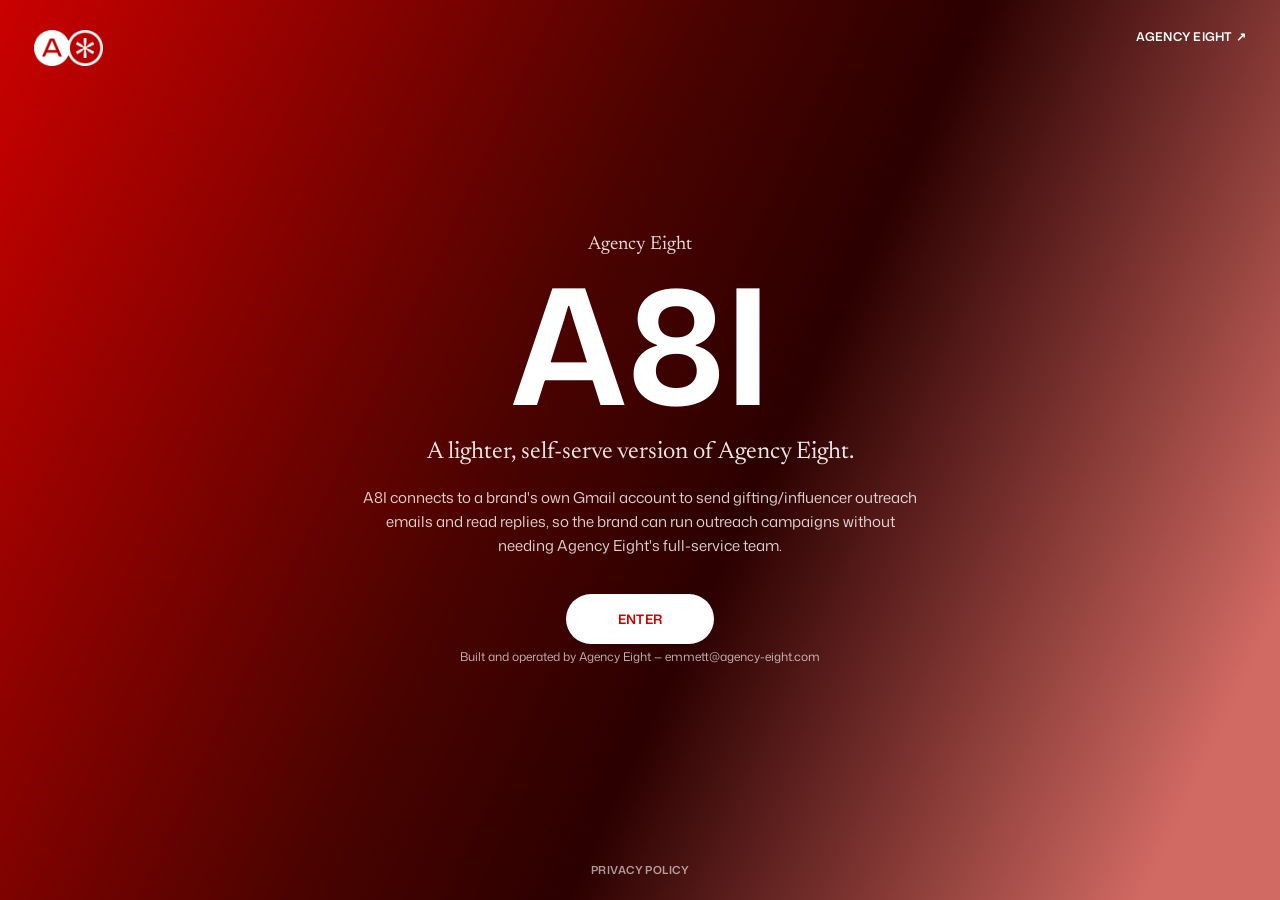
<file: docs/index.html>
<!DOCTYPE html>
<html lang="en">
<head>
<meta charset="utf-8">
<meta name="viewport" content="width=device-width, initial-scale=1">
<title>A8I — Agency Eight</title>
<link rel="icon" href="assets/icon-red.png">
<link rel="stylesheet" href="style.css">
</head>
<body>
<div class="splash" id="splash">
  <img class="splash-logo" src="assets/symbol-horizontal-red.png" alt="Agency Eight">
  <a class="splash-site-link" href="https://agency-eight.com" target="_blank" rel="noopener">Agency Eight &#8599;</a>
  <div class="splash-eyebrow">Agency Eight</div>
  <h1 class="splash-title">A8I</h1>
  <p class="splash-sub">A lighter, self-serve version of Agency Eight.</p>
  <p class="splash-desc">A8I connects to a brand's own Gmail account to send
  gifting/influencer outreach emails and read replies, so the brand can run
  outreach campaigns without needing Agency Eight's full-service team.</p>
  <button class="splash-enter" id="enter-btn" type="button">Enter</button>
  <p class="splash-contact">Built and operated by Agency Eight —
  <a href="mailto:emmett@agency-eight.com">emmett@agency-eight.com</a></p>
  <a class="splash-privacy-link" href="privacy.html">Privacy Policy</a>
</div>
<script>
document.getElementById("enter-btn").addEventListener("click", () => {
  const splash = document.getElementById("splash");
  splash.classList.add("fade-out");
  setTimeout(() => { window.location.href = "process.html"; }, 480);
});
</script>
</body>
</html>
</file>
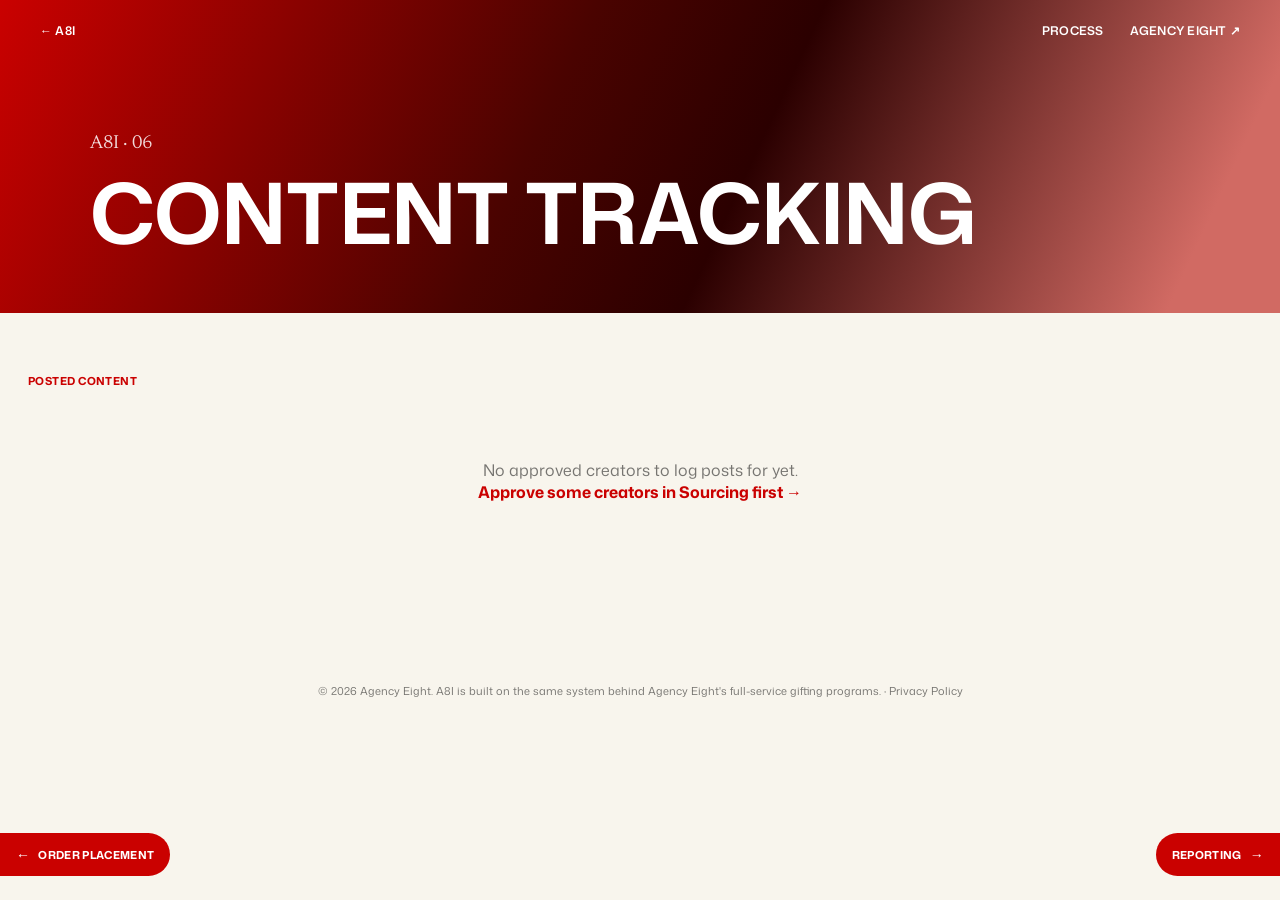
<file: docs/content-tracking.html>
<!DOCTYPE html>
<html lang="en">
<head>
<meta charset="utf-8">
<meta name="viewport" content="width=device-width, initial-scale=1">
<title>Content Tracking — A8I</title>
<link rel="icon" href="assets/icon-red.png">
<link rel="stylesheet" href="style.css">
</head>
<body>
<section class="hero" style="padding-bottom:40px">
<div id="header"></div>
  <div class="hero-inner" style="padding-top:50px">
    <div class="eyebrow">A8I &middot; 06</div>
    <h1>Content Tracking</h1>
  </div>
</section>

<section class="section src-section" style="padding-top:60px">
  <div class="src-label">Posted Content</div>
  <p class="review-summary" id="ct-summary"></p>
  <div id="content"></div>
</section>

<div class="overlay hidden" id="ct-edit-overlay">
  <div class="modal-card">
    <h3 id="ct-edit-title">Log a post</h3>
    <div class="field">
      <label>Creator</label>
      <select id="ct-ef-creator"></select>
    </div>
    <div class="field-row field-row-3">
      <div class="field"><label>Type</label>
        <select id="ct-ef-type"></select>
      </div>
      <div class="field"><label>Date</label><input type="date" id="ct-ef-date"></div>
      <div class="field"><label>EMV</label><input type="number" id="ct-ef-emv" placeholder="0"></div>
    </div>
    <div class="field-row field-row-3">
      <div class="field"><label>Likes</label><input type="number" id="ct-ef-likes" placeholder="0"></div>
      <div class="field"><label>Comments</label><input type="number" id="ct-ef-comments" placeholder="0"></div>
      <div class="field"><label>Shares</label><input type="number" id="ct-ef-shares" placeholder="0"></div>
    </div>
    <div class="field"><label>Impressions</label><input type="number" id="ct-ef-impressions" placeholder="0"></div>
    <div class="field"><label>Post link <span style="font-weight:400;color:var(--dim)">(optional)</span></label><input type="text" id="ct-ef-url" placeholder="https://instagram.com/p/..."></div>
    <div class="modal-actions">
      <button class="btn btn-outline" type="button" id="ct-edit-cancel">Cancel</button>
      <button class="btn btn-solid" type="button" id="ct-edit-save">Save</button>
    </div>
  </div>
</div>

<div id="page-nav"></div>
<div id="footer"></div>
<script src="common.js"></script>
<script>
document.getElementById("header").innerHTML = renderHeader({ onDark: true, back: "process.html" });
document.getElementById("footer").innerHTML = renderFooter();
document.getElementById("page-nav").innerHTML = renderPageNav("content-tracking");

function loadJSON(key, fallback) { try { return JSON.parse(localStorage.getItem(key) || JSON.stringify(fallback)); } catch { return fallback; } }
function saveJSON(key, val) { localStorage.setItem(key, JSON.stringify(val)); }

const known = loadJSON("a8i_known_creators", {});
const decisions = loadJSON("a8i_creator_decisions", {});
const campaigns = loadJSON("a8i_campaigns", {});
let posts = loadJSON("a8i_content_posts", []);

// Manual log for now — this is the real data Reporting's numbers are built
// from, standing in until a real content-tracking integration ("powered by
// Archive" or otherwise) replaces it with live post data.
const POST_TYPES = ["IG Feed", "IG Reel", "IG Story", "TikTok", "TikTok Story"];

const approvedCreators = Object.values(known).filter(c => decisions[c.id] === "yes");
const content = document.getElementById("content");

function platLink(url, label) {
  return url ? `<a class="plat-link" href="${escHtml(url)}" target="_blank" rel="noopener">${escHtml(label)}</a>` : `<span class="dim">—</span>`;
}
function cellOr(v) { return (v || v === 0) ? escHtml(v) : `<span class="dim">—</span>`; }
function fmtDate(iso) { return iso ? new Date(iso + "T00:00:00").toLocaleDateString(undefined, { month: "short", day: "numeric", year: "numeric" }) : "—"; }
function fmtNum(n) { return (n || 0).toLocaleString(); }

if (!approvedCreators.length) {
  document.getElementById("ct-summary").textContent = "";
  content.innerHTML = `
    <div class="empty-state">
      No approved creators to log posts for yet.<br>
      <a href="sourcing.html">Approve some creators in Sourcing first &rarr;</a>
    </div>
  `;
} else {
  document.getElementById("ct-summary").textContent =
    `Logged by hand for now — this feeds Reporting's numbers directly, standing in until a real content-tracking integration exists.`;

  content.innerHTML = `
    <div class="form-cta" style="justify-content:flex-start;padding:0 0 20px">
      <button class="btn btn-solid" type="button" id="ct-add-btn">+ Log a Post</button>
    </div>
    <div class="src-toolbar">
      <input type="search" id="ct-search" placeholder="Search creator or handle…">
      <select id="ct-filter-client"><option value="">All clients</option></select>
      <select id="ct-filter-campaign"><option value="">All campaigns</option></select>
      <select id="ct-filter-type">
        <option value="">All types</option>
        ${POST_TYPES.map(t => `<option value="${escHtml(t)}">${escHtml(t)}</option>`).join("")}
      </select>
    </div>
    <p class="src-shown-count" id="shown-count"></p>
    <div class="src-table-wrap">
      <table class="src-table content-table">
        <thead>
          <tr>
            <th class="no-sort"></th>
            <th class="sort" data-col="date">Date <span class="sort-icon"></span></th>
            <th class="sort" data-col="creator">Creator <span class="sort-icon"></span></th>
            <th class="no-sort">Client</th>
            <th class="no-sort">Campaign</th>
            <th class="no-sort">Type</th>
            <th class="no-sort">Link</th>
            <th class="sort" data-col="likes">Likes <span class="sort-icon"></span></th>
            <th class="no-sort">Comments</th>
            <th class="no-sort">Shares</th>
            <th class="sort" data-col="impressions">Impressions <span class="sort-icon"></span></th>
            <th class="sort" data-col="emv">EMV <span class="sort-icon"></span></th>
            <th class="no-sort"></th>
          </tr>
        </thead>
        <tbody id="ct-tbody"></tbody>
      </table>
    </div>
  `;

  const clientSel = document.getElementById("ct-filter-client");
  [...new Set(approvedCreators.map(c => c.client).filter(Boolean))].sort().forEach(v => {
    clientSel.insertAdjacentHTML("beforeend", `<option value="${escHtml(v)}">${escHtml(v)}</option>`);
  });
  const campaignSel = document.getElementById("ct-filter-campaign");
  [...new Set(Object.values(campaigns).filter(Boolean))].sort().forEach(v => {
    campaignSel.insertAdjacentHTML("beforeend", `<option value="${escHtml(v)}">${escHtml(v)}</option>`);
  });

  let sortCol = "date", sortDir = "desc";

  function render() {
    const q = document.getElementById("ct-search").value.trim().toLowerCase();
    const clientFilter = document.getElementById("ct-filter-client").value;
    const campaignFilter = document.getElementById("ct-filter-campaign").value;
    const typeFilter = document.getElementById("ct-filter-type").value;

    let rows = posts.map(p => ({ ...p, creatorObj: known[p.creatorId] })).filter(p => p.creatorObj);
    rows = rows.filter(p => {
      if (clientFilter && p.creatorObj.client !== clientFilter) return false;
      if (campaignFilter && campaigns[p.creatorId] !== campaignFilter) return false;
      if (typeFilter && p.type !== typeFilter) return false;
      if (q && !`${p.creatorObj.name} ${p.creatorObj.ig_handle || ""} ${p.creatorObj.tt_handle || ""}`.toLowerCase().includes(q)) return false;
      return true;
    });

    rows.sort((a, b) => {
      let av = sortCol === "creator" ? a.creatorObj.name : a[sortCol];
      let bv = sortCol === "creator" ? b.creatorObj.name : b[sortCol];
      if (["likes", "impressions", "emv"].includes(sortCol) || sortCol === "date") { av = av || 0; bv = bv || 0; }
      else { av = (av || "").toString().toLowerCase(); bv = (bv || "").toString().toLowerCase(); }
      if (av < bv) return sortDir === "asc" ? -1 : 1;
      if (av > bv) return sortDir === "asc" ? 1 : -1;
      return 0;
    });

    document.getElementById("shown-count").textContent = `Showing ${rows.length.toLocaleString()} of ${posts.length.toLocaleString()} posts`;

    document.getElementById("ct-tbody").innerHTML = rows.length ? rows.map(p => {
      const c = p.creatorObj;
      const url = p.type.startsWith("TikTok") ? c.tt_url : c.ig_url;
      return `
        <tr data-id="${escHtml(p.id)}">
          <td><button class="btn-icon ct-edit-btn" type="button" title="Edit">&#9998;</button></td>
          <td class="dim">${fmtDate(p.date)}</td>
          <td class="name-cell">${escHtml(c.name)}</td>
          <td>${escHtml(c.client)}</td>
          <td>${cellOr(campaigns[p.creatorId])}</td>
          <td>${escHtml(p.type)}</td>
          <td>${platLink(p.url || url, "View")}</td>
          <td class="num-cell">${fmtNum(p.likes)}</td>
          <td class="num-cell">${fmtNum(p.comments)}</td>
          <td class="num-cell">${fmtNum(p.shares)}</td>
          <td class="num-cell">${fmtNum(p.impressions)}</td>
          <td class="num-cell">$${fmtNum(p.emv)}</td>
          <td><button class="btn-icon ct-del-btn" type="button" title="Delete">&times;</button></td>
        </tr>
      `;
    }).join("") : `<tr><td colspan="13" class="dim" style="text-align:center;padding:30px">No posts match these filters.</td></tr>`;

    document.querySelectorAll(".src-table th.sort .sort-icon").forEach(el => el.textContent = "");
    const activeTh = document.querySelector(`.src-table th[data-col="${sortCol}"] .sort-icon`);
    if (activeTh) activeTh.textContent = sortDir === "asc" ? " ↑" : " ↓";

    document.querySelectorAll(".ct-edit-btn").forEach(btn => {
      btn.addEventListener("click", () => openEditModal(btn.closest("tr").dataset.id));
    });
    document.querySelectorAll(".ct-del-btn").forEach(btn => {
      btn.addEventListener("click", () => {
        const id = btn.closest("tr").dataset.id;
        if (!confirm("Delete this post entry?")) return;
        posts = posts.filter(p => p.id !== id);
        saveJSON("a8i_content_posts", posts);
        render();
      });
    });
  }

  document.querySelectorAll(".src-table th.sort").forEach(th => {
    th.addEventListener("click", () => {
      const col = th.dataset.col;
      if (sortCol === col) sortDir = sortDir === "asc" ? "desc" : "asc";
      else { sortCol = col; sortDir = "desc"; }
      render();
    });
  });
  ["ct-search", "ct-filter-client", "ct-filter-campaign", "ct-filter-type"].forEach(id => {
    document.getElementById(id).addEventListener("input", render);
  });

  // ── Add / edit modal ───────────────────────────────────────────────
  const overlay = document.getElementById("ct-edit-overlay");
  const creatorSel = document.getElementById("ct-ef-creator");
  creatorSel.innerHTML = approvedCreators
    .slice().sort((a, b) => a.name.localeCompare(b.name))
    .map(c => `<option value="${escHtml(c.id)}">${escHtml(c.name)} (${escHtml(c.client)})</option>`).join("");
  document.getElementById("ct-ef-type").innerHTML = POST_TYPES.map(t => `<option value="${escHtml(t)}">${escHtml(t)}</option>`).join("");

  let editingId = null;
  function openEditModal(id) {
    editingId = id;
    const p = id ? posts.find(x => x.id === id) : null;
    document.getElementById("ct-edit-title").textContent = p ? "Edit post" : "Log a post";
    creatorSel.value = p ? p.creatorId : (approvedCreators[0]?.id || "");
    document.getElementById("ct-ef-type").value = p ? p.type : POST_TYPES[0];
    document.getElementById("ct-ef-date").value = p ? p.date : new Date().toISOString().slice(0, 10);
    document.getElementById("ct-ef-likes").value = p ? p.likes : "";
    document.getElementById("ct-ef-comments").value = p ? p.comments : "";
    document.getElementById("ct-ef-shares").value = p ? p.shares : "";
    document.getElementById("ct-ef-impressions").value = p ? p.impressions : "";
    document.getElementById("ct-ef-emv").value = p ? p.emv : "";
    document.getElementById("ct-ef-url").value = p ? (p.url || "") : "";
    overlay.classList.remove("hidden");
  }
  document.getElementById("ct-add-btn").addEventListener("click", () => openEditModal(null));
  document.getElementById("ct-edit-cancel").addEventListener("click", () => overlay.classList.add("hidden"));
  overlay.addEventListener("click", (e) => { if (e.target === overlay) overlay.classList.add("hidden"); });
  document.getElementById("ct-edit-save").addEventListener("click", () => {
    const entry = {
      id: editingId || (Date.now() + "-" + Math.random().toString(36).slice(2)),
      creatorId: creatorSel.value,
      type: document.getElementById("ct-ef-type").value,
      date: document.getElementById("ct-ef-date").value || new Date().toISOString().slice(0, 10),
      likes: +document.getElementById("ct-ef-likes").value || 0,
      comments: +document.getElementById("ct-ef-comments").value || 0,
      shares: +document.getElementById("ct-ef-shares").value || 0,
      impressions: +document.getElementById("ct-ef-impressions").value || 0,
      emv: +document.getElementById("ct-ef-emv").value || 0,
      url: document.getElementById("ct-ef-url").value.trim(),
    };
    if (editingId) {
      posts = posts.map(p => p.id === editingId ? entry : p);
    } else {
      posts.push(entry);
    }
    saveJSON("a8i_content_posts", posts);
    overlay.classList.add("hidden");
    render();
  });

  render();
}
</script>
</body>
</html>
</file>
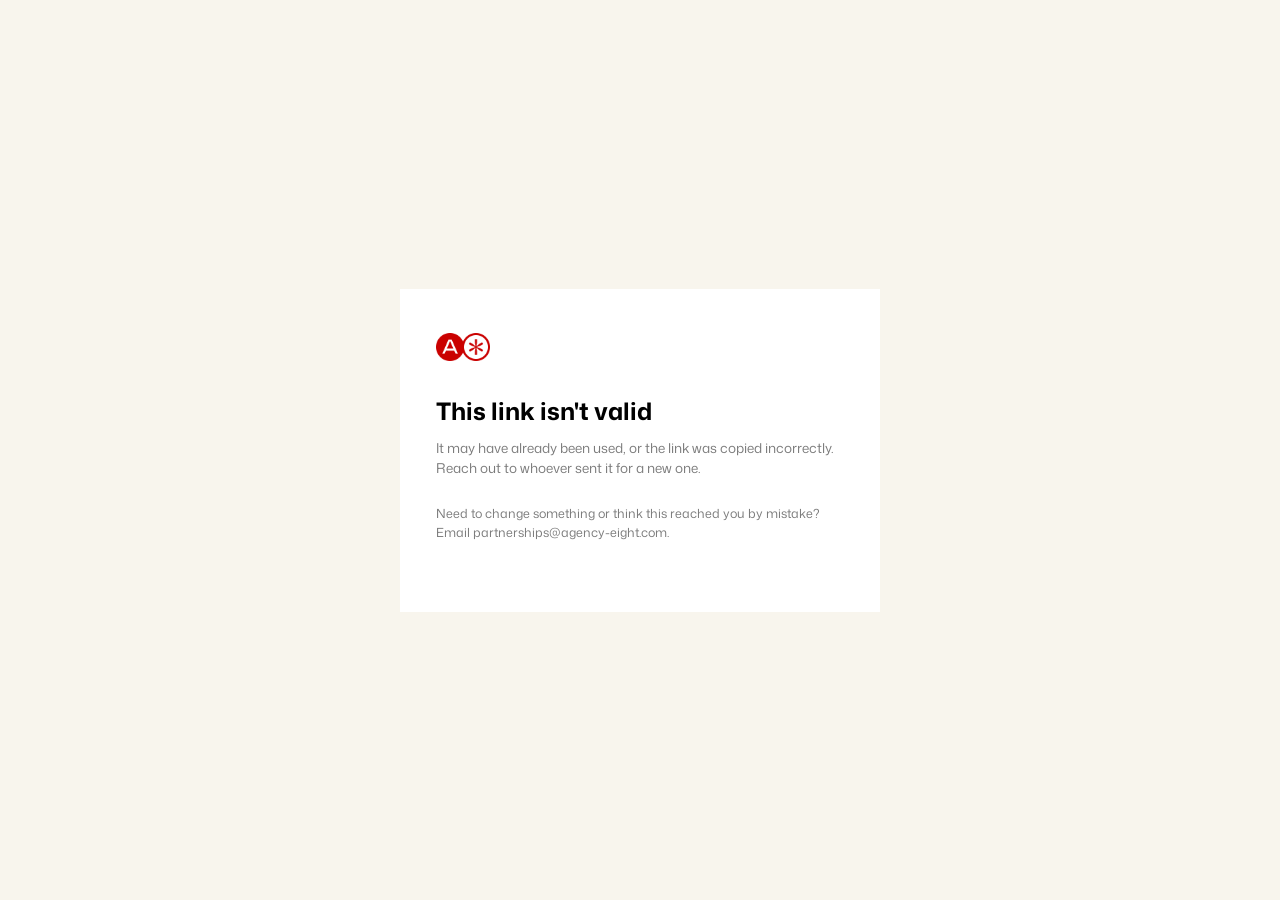
<file: docs/gift-form.html>
<!DOCTYPE html>
<html lang="en">
<head>
<meta charset="utf-8">
<meta name="viewport" content="width=device-width, initial-scale=1">
<title>Gift Application</title>
<link rel="icon" href="assets/icon-red.png">
<link rel="stylesheet" href="style.css">
</head>
<body class="form-page-body">
<div class="form-page-wrap">
  <div class="form-page-card">
    <img class="form-page-mark" src="assets/symbol-horizontal-red.png" alt="Agency Eight">
    <div id="form-root"></div>
  </div>
</div>
<script src="common.js"></script>
<script>
const TOKENS_KEY = "a8i_form_tokens";
const KNOWN_KEY  = "a8i_known_creators";
const GIFT_KEY   = "a8i_gift_applications";

// How long after first submission a creator can come back through the same
// link and correct their response, before it locks for good. Mirrors what
// Seva does (per the 2026-11-10 call) rather than inventing our own number.
const EDIT_WINDOW_MS = 24 * 60 * 60 * 1000;
const SUPPORT_EMAIL = "partnerships@agency-eight.com";

function loadTokens() { try { return JSON.parse(localStorage.getItem(TOKENS_KEY) || "{}"); } catch { return {}; } }
function saveTokens(t) { localStorage.setItem(TOKENS_KEY, JSON.stringify(t)); }
function loadKnown() { try { return JSON.parse(localStorage.getItem(KNOWN_KEY) || "{}"); } catch { return {}; } }
function loadGiftData() { try { return JSON.parse(localStorage.getItem(GIFT_KEY) || "{}"); } catch { return {}; } }
function saveGiftData(d) { localStorage.setItem(GIFT_KEY, JSON.stringify(d)); }

// Mock product catalog — stands in for a real per-client product list until
// Bundles (Gifting tab) is wired to a live Shopify catalog.
const PRODUCTS = ["Havana", "Taormina", "Monaco"];

const root = document.getElementById("form-root");
const params = new URLSearchParams(location.search);
const token = params.get("token") || "";

const tokens = loadTokens();
const entry = Object.entries(tokens).find(([, v]) => v.token === token);

const contactNote = `<p class="form-page-sub" style="margin-top:18px;font-size:12.5px">Need to change something or think this reached you by mistake? Email <a href="mailto:${SUPPORT_EMAIL}">${SUPPORT_EMAIL}</a>.</p>`;

if (!token || !entry) {
  root.innerHTML = `
    <h1>This link isn't valid</h1>
    <p class="form-page-sub">It may have already been used, or the link was copied incorrectly. Reach out to whoever sent it for a new one.</p>
    ${contactNote}
  `;
} else {
  const [creatorId, tokenData] = entry;
  const creator = loadKnown()[creatorId] || {};
  const withinEditWindow = tokenData.firstSubmittedAt && (Date.now() - tokenData.firstSubmittedAt < EDIT_WINDOW_MS);

  if (tokenData.usedAt && !withinEditWindow) {
    root.innerHTML = `
      <h1>Already submitted</h1>
      <p class="form-page-sub">This link has already been used to submit a gift application, and the 24-hour window to make changes has passed.</p>
      ${contactNote}
    `;
  } else {
    renderForm();
  }

  // Shown once at the top of the form itself — naming who the link was
  // actually generated for is the deterrent against forwarding/leaking it
  // (per the 2026-11-10 call: "if someone leaks it, they're screwed because
  // then they can't fill it out" — this makes that obvious up front instead
  // of only after the fact).
  function identityBanner() {
    const handle = creator.ig_handle ? "@" + creator.ig_handle : (creator.tt_handle ? "@" + creator.tt_handle : "");
    if (!creator.name) return "";
    return `
      <p class="form-page-sub" style="margin-bottom:18px">
        This personalized link was generated for <strong>${escHtml(creator.name)}</strong>${handle ? " (" + escHtml(handle) + ")" : ""}.
        If that's not you, please don't fill this out — ${handle ? "the handles below need to match, and " : ""}reach out to whoever sent it instead.
      </p>
    `;
  }

  function renderForm() {
    const editing = Boolean(tokenData.usedAt && withinEditWindow);
    const existing = editing ? (loadGiftData()[creatorId] || {}) : {};
    const [exCity, exState] = (existing.shipping || "").split(", ").slice(1, 3).map(s => (s || "").trim());

    root.innerHTML = `
      <h1>${editing ? "Update Your Gift Application" : "Gift Application"}</h1>
      ${editing ? `<p class="form-page-sub">You submitted this already — you can still fix anything wrong below until ${new Date(tokenData.firstSubmittedAt + EDIT_WINDOW_MS).toLocaleString()}.</p>` : `<p class="form-page-sub">A few quick details so we can get your gift to the right place.</p>`}
      ${identityBanner()}
      <form id="gift-form">
        <div class="field-row" style="grid-template-columns:1fr 1fr">
          <div class="field"><label>First name</label><input type="text" id="gf-first" required value="${escHtml(existing.firstName || "")}"></div>
          <div class="field"><label>Last name</label><input type="text" id="gf-last" required value="${escHtml(existing.lastName || "")}"></div>
        </div>
        <div class="field"><label>Address line 1</label><input type="text" id="gf-addr1" required value="${escHtml((existing.shipping || "").split(", ")[0] || "")}"></div>
        <div class="field"><label>Address line 2 <span class="form-page-optional">(optional)</span></label><input type="text" id="gf-addr2"></div>
        <div class="field-row field-row-3">
          <div class="field"><label>City</label><input type="text" id="gf-city" required value="${escHtml(exCity || "")}"></div>
          <div class="field"><label>State</label><input type="text" id="gf-state" required value="${escHtml(exState || "")}"></div>
          <div class="field"><label>Zip</label><input type="text" id="gf-zip" required value="${escHtml((existing.shipping || "").split(", ").slice(-1)[0] || "")}"></div>
        </div>
        <div class="field">
          <label>Product</label>
          <select id="gf-product" required>
            <option value="">— select —</option>
            ${PRODUCTS.map(p => `<option value="${escHtml(p)}" ${existing.product === p ? "selected" : ""}>${escHtml(p)}</option>`).join("")}
          </select>
        </div>
        <div class="src-label" style="margin-top:6px">Contact Info</div>
        <div class="field-row" style="grid-template-columns:1fr 1fr">
          <div class="field"><label>Instagram <span class="form-page-optional">(optional)</span></label><input type="text" id="gf-ig" placeholder="@handle" value="${escHtml(existing.ig_submitted || "")}"></div>
          <div class="field"><label>TikTok <span class="form-page-optional">(optional)</span></label><input type="text" id="gf-tt" placeholder="@handle" value="${escHtml(existing.tt_submitted || "")}"></div>
        </div>
        <div class="field"><label>Email</label><input type="email" id="gf-email" required value="${escHtml(existing.email || "")}"></div>
        <p class="form-page-sub" id="gf-handle-warning" style="display:none;color:var(--amber, #a86a00);font-size:12px;margin-top:-4px"></p>
        <button class="btn btn-solid" type="submit" style="width:100%;justify-content:center;margin-top:8px">${editing ? "Save Changes" : "Submit"}</button>
      </form>
    `;

    function normalizeHandle(h) { return (h || "").trim().toLowerCase().replace(/^@/, ""); }

    document.getElementById("gift-form").addEventListener("submit", (e) => {
      e.preventDefault();

      const firstName = document.getElementById("gf-first").value.trim();
      const lastName  = document.getElementById("gf-last").value.trim();
      const addr1     = document.getElementById("gf-addr1").value.trim();
      const addr2     = document.getElementById("gf-addr2").value.trim();
      const city      = document.getElementById("gf-city").value.trim();
      const state     = document.getElementById("gf-state").value.trim();
      const zip       = document.getElementById("gf-zip").value.trim();
      const product   = document.getElementById("gf-product").value;
      const ig        = document.getElementById("gf-ig").value.trim();
      const tt        = document.getElementById("gf-tt").value.trim();
      const email     = document.getElementById("gf-email").value.trim();

      if (!firstName || !lastName || !addr1 || !city || !state || !zip || !product || !email) return;

      // Soft leak check, not a hard block: if we know this link's handle and
      // what was typed in clearly doesn't match, warn instead of silently
      // accepting — a real mismatch here is the actual "leaked to someone
      // else" case the 2026-11-10 call wanted the form to catch.
      const knownHandle = normalizeHandle(creator.ig_handle) || normalizeHandle(creator.tt_handle);
      const typedHandle = normalizeHandle(ig) || normalizeHandle(tt);
      const warningEl = document.getElementById("gf-handle-warning");
      if (knownHandle && typedHandle && knownHandle !== typedHandle) {
        warningEl.textContent = `Heads up — this link was generated for @${knownHandle}, but you entered @${typedHandle}. Double-check before submitting, or reach out to ${SUPPORT_EMAIL} if something's off.`;
        warningEl.style.display = "block";
      }

      const shipping = [addr1, addr2, [city, state].filter(Boolean).join(", "), zip].filter(Boolean).join(", ");

      const giftData = loadGiftData();
      giftData[creatorId] = {
        ...(giftData[creatorId] || {}),
        firstName, lastName, shipping, product, email,
        ig_submitted: ig || null,
        tt_submitted: tt || null,
        status: (giftData[creatorId] || {}).status || "Not placed",
        submittedAt: Date.now(),
      };
      saveGiftData(giftData);

      const tk = loadTokens();
      const now = Date.now();
      tk[creatorId] = {
        ...tk[creatorId],
        usedAt: now,
        firstSubmittedAt: tk[creatorId].firstSubmittedAt || now,
      };
      saveTokens(tk);

      const editableUntil = new Date((tk[creatorId].firstSubmittedAt) + EDIT_WINDOW_MS).toLocaleString();

      root.innerHTML = `
        <h1>You're all set</h1>
        <p class="form-page-sub">Thanks${firstName ? ", " + escHtml(firstName) : ""} — we've got your application and will be in touch about next steps.</p>
        <p class="form-page-sub">Spot something wrong? Come back to this same link to fix it until <strong>${editableUntil}</strong>.</p>
        ${contactNote}
      `;
    });
  }
}
</script>
</body>
</html>
</file>
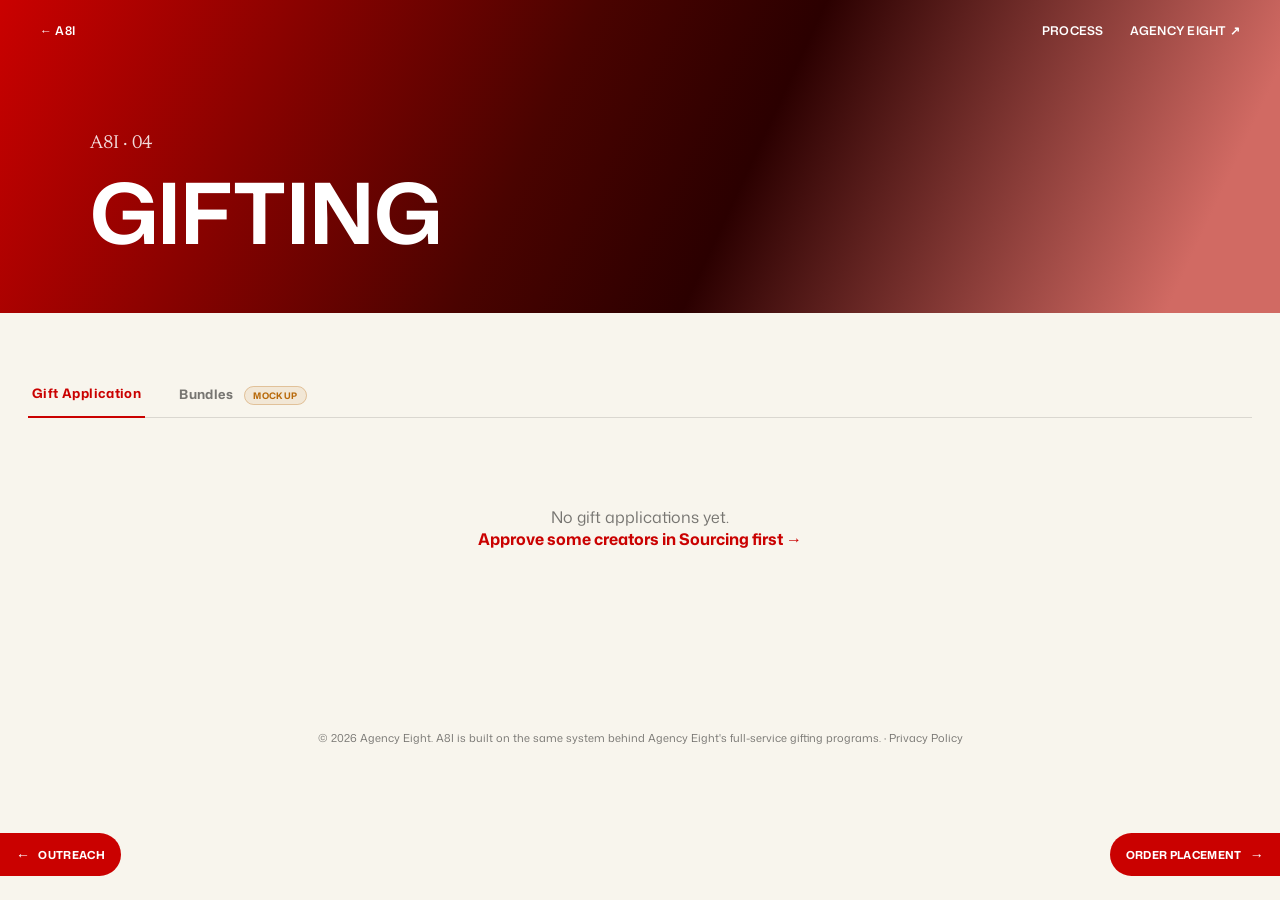
<file: docs/gifting.html>
<!DOCTYPE html>
<html lang="en">
<head>
<meta charset="utf-8">
<meta name="viewport" content="width=device-width, initial-scale=1">
<title>Gifting — A8I</title>
<link rel="icon" href="assets/icon-red.png">
<link rel="stylesheet" href="style.css">
</head>
<body>
<section class="hero" style="padding-bottom:40px">
<div id="header"></div>
  <div class="hero-inner" style="padding-top:50px">
    <div class="eyebrow">A8I &middot; 04</div>
    <h1>Gifting</h1>
  </div>
</section>

<section class="section src-section" style="padding-top:60px">
  <div class="src-tabs" id="gift-tabs">
    <button class="src-tab active" data-tab="applications" type="button">Gift Application</button>
    <button class="src-tab" data-tab="bundles" type="button">Bundles <span class="mock-flag">Mockup</span></button>
  </div>
  <div id="tab-body"></div>
</section>

<div class="overlay hidden" id="ga-edit-overlay">
  <div class="modal-card">
    <h3>Edit gift application</h3>
    <p id="ga-edit-sub"></p>
    <div class="field"><label>First name</label><input type="text" id="ga-ef-first" placeholder="First name"></div>
    <div class="field"><label>Last name</label><input type="text" id="ga-ef-last" placeholder="Last name"></div>
    <div class="field"><label>Email</label><input type="text" id="ga-ef-email" placeholder="creator@email.com"></div>
    <div class="field"><label>Phone</label><input type="text" id="ga-ef-phone" placeholder="(555) 555-5555"></div>
    <div class="field"><label>Shipping address</label><input type="text" id="ga-ef-shipping" placeholder="123 Main St, City, ST 00000"></div>
    <div class="field"><label>Product</label><input type="text" id="ga-ef-product" placeholder="e.g. Hero bundle"></div>
    <div class="field"><label>Notes</label><textarea id="ga-ef-notes" placeholder="Anything worth flagging…"></textarea></div>
    <div class="modal-actions">
      <button class="btn btn-outline" type="button" id="ga-edit-cancel">Cancel</button>
      <button class="btn btn-solid" type="button" id="ga-edit-save">Save</button>
    </div>
  </div>
</div>

<div id="page-nav"></div>
<div id="footer"></div>
<script src="common.js"></script>
<script>
document.getElementById("header").innerHTML = renderHeader({ onDark: true, back: "process.html" });
document.getElementById("footer").innerHTML = renderFooter();
document.getElementById("page-nav").innerHTML = renderPageNav("gifting");

const KNOWN_KEY = "a8i_known_creators";
const DECISIONS_KEY = "a8i_creator_decisions";
const GIFT_KEY = "a8i_gift_applications";

function loadKnown() { try { return JSON.parse(localStorage.getItem(KNOWN_KEY) || "{}"); } catch { return {}; } }
function loadDecisions() { try { return JSON.parse(localStorage.getItem(DECISIONS_KEY) || "{}"); } catch { return {}; } }
function loadGiftData() { try { return JSON.parse(localStorage.getItem(GIFT_KEY) || "{}"); } catch { return {}; } }
function saveGiftData(d) { localStorage.setItem(GIFT_KEY, JSON.stringify(d)); }

// Approved creators only have one "name" field from Sourcing — Gift
// Application needs it split for its First/Last Name columns. A real form
// submission supplies its own firstName/lastName (typed fresh by the
// creator, stored on the gift-application record); this split is just the
// fallback for rows nobody has actually submitted a form for yet.
function splitName(name) {
  const parts = (name || "").trim().split(/\s+/).filter(Boolean);
  if (parts.length <= 1) return [parts[0] || "", ""];
  return [parts[0], parts.slice(1).join(" ")];
}

const STATUS_OPTIONS = ["Not placed", "Order placed", "Delivered"];
const ORDER_KEY = "a8i_order_placements";
function loadOrders() { try { return JSON.parse(localStorage.getItem(ORDER_KEY) || "{}"); } catch { return {}; } }
function saveOrders(o) { localStorage.setItem(ORDER_KEY, JSON.stringify(o)); }

// First stage red, last stage green, everything between amber; a stage
// flagged as a negative/closed outcome is muted gray instead.
function stageColorClass(stages, value, negatives = []) {
  if (negatives.includes(value)) return "stage-muted";
  const idx = stages.indexOf(value);
  if (idx <= 0) return "stage-red";
  if (idx === stages.length - 1) return "stage-green";
  return "stage-amber";
}

function platLink(url, label, isDup) {
  if (!url) return `<span class="dim">—</span>`;
  const link = `<a class="plat-link" href="${escHtml(url)}" target="_blank" rel="noopener">${escHtml(label)}</a>`;
  return isDup ? `<span class="handle-dup" title="Same handle appears more than once in this list">${link}</span>` : link;
}
function igCell(c, isDup) { return c.ig_handle ? platLink(c.ig_url, "@" + c.ig_handle, isDup) : `<span class="dim">—</span>`; }
function ttCell(c, isDup) { return c.tt_handle ? platLink(c.tt_url, "@" + c.tt_handle, isDup) : `<span class="dim">—</span>`; }
function cellOr(v) { return v ? escHtml(v) : `<span class="dim">—</span>`; }
function fmtDate(ts) { return ts ? new Date(ts).toLocaleDateString(undefined, { month: "short", day: "numeric" }) : "—"; }

const tabs = document.querySelectorAll(".src-tab");
let activeTab = "applications";
tabs.forEach(btn => {
  btn.addEventListener("click", () => {
    activeTab = btn.dataset.tab;
    tabs.forEach(b => b.classList.toggle("active", b === btn));
    renderActiveTab();
  });
});
function renderActiveTab() {
  if (activeTab === "bundles") renderBundlesTab();
  else renderGiftAppTab();
}

function renderGiftAppTab() {
document.getElementById("tab-body").innerHTML = `<p class="review-summary" id="ga-summary"></p><div id="content"></div>`;
const known = loadKnown();
const decisions = loadDecisions();
let giftData = loadGiftData();
const content = document.getElementById("content");

// Approved creators from Sourcing are the applicant pool — standing in for
// a real external intake form (what the paid system calls submissions),
// since a8i doesn't have one of its own yet. Each gets seeded with an empty
// editable application the first time it's seen here, backdated a few mock
// days so the list doesn't look like everything "applied" in the same instant.
// Product defaults to whatever was entered on Onboarding, if anything was.
let defaultProduct = "";
try {
  const saved = JSON.parse(localStorage.getItem("a8i_match_result") || "null");
  defaultProduct = saved?.criteria?.product || "";
} catch {}

const approvedCreators = Object.values(known).filter(c => decisions[c.id] === "yes");
let seeded = false;
approvedCreators.forEach((c, i) => {
  if (!giftData[c.id]) {
    giftData[c.id] = {
      email: "", phone: "", shipping: "", product: defaultProduct, notes: "",
      status: "Not placed",
      submittedAt: Date.now() - ((i % 6) + 1) * 86400000,
    };
    seeded = true;
  }
});
if (seeded) saveGiftData(giftData);

if (!approvedCreators.length) {
  document.getElementById("ga-summary").textContent = "";
  content.innerHTML = `
    <div class="empty-state">
      No gift applications yet.<br>
      <a href="sourcing.html">Approve some creators in Sourcing first &rarr;</a>
    </div>
  `;
} else {
  document.getElementById("ga-summary").textContent =
    `${approvedCreators.length.toLocaleString()} approved creator${approvedCreators.length === 1 ? "" : "s"} from Sourcing, standing in for real gift-application submissions.`;

  content.innerHTML = `
    <div class="src-toolbar">
      <input type="search" id="ga-search" placeholder="Search name or handle…">
      <select id="ga-filter-client"><option value="">All clients</option></select>
      <select id="ga-filter-status">
        <option value="">All statuses</option>
        ${STATUS_OPTIONS.map(s => `<option value="${escHtml(s)}">${escHtml(s)}</option>`).join("")}
      </select>
      <select id="ga-filter-product"><option value="">All products</option></select>
    </div>
    <p class="src-shown-count" id="shown-count"></p>
    <div class="src-table-wrap">
      <table class="src-table gift-table">
        <thead>
          <tr>
            <th class="no-sort"></th>
            <th class="sort" data-col="submittedAt">Date <span class="sort-icon"></span></th>
            <th class="sort" data-col="name">First Name <span class="sort-icon"></span></th>
            <th class="no-sort">Last Name</th>
            <th class="no-sort">Instagram</th>
            <th class="no-sort">TikTok</th>
            <th class="no-sort">Email</th>
            <th class="no-sort">Phone</th>
            <th class="no-sort">Shipping Address</th>
            <th class="no-sort">Product</th>
            <th class="no-sort">Status</th>
            <th class="no-sort">Send to Place?</th>
          </tr>
        </thead>
        <tbody id="ga-tbody"></tbody>
      </table>
    </div>
  `;

  const clientSel = document.getElementById("ga-filter-client");
  [...new Set(approvedCreators.map(c => c.client).filter(Boolean))].sort().forEach(v => {
    clientSel.insertAdjacentHTML("beforeend", `<option value="${escHtml(v)}">${escHtml(v)}</option>`);
  });
  const productSel = document.getElementById("ga-filter-product");
  [...new Set(approvedCreators.map(c => (giftData[c.id] || {}).product).filter(Boolean))].sort().forEach(v => {
    productSel.insertAdjacentHTML("beforeend", `<option value="${escHtml(v)}">${escHtml(v)}</option>`);
  });

  let sortCol = "submittedAt", sortDir = "desc";

  function render() {
    const q = document.getElementById("ga-search").value.trim().toLowerCase();
    const clientFilter = document.getElementById("ga-filter-client").value;
    const statusFilter = document.getElementById("ga-filter-status").value;
    const productFilter = document.getElementById("ga-filter-product").value;

    let rows = approvedCreators.filter(c => {
      const g = giftData[c.id] || {};
      if (clientFilter && c.client !== clientFilter) return false;
      if (statusFilter && g.status !== statusFilter) return false;
      if (productFilter && g.product !== productFilter) return false;
      const [gfbFirst, gfbLast] = splitName(c.name);
      const gfn = g.firstName || gfbFirst, gln = g.lastName || gfbLast;
      if (q && !`${c.name} ${gfn} ${gln} ${c.ig_handle || ""} ${c.tt_handle || ""}`.toLowerCase().includes(q)) return false;
      return true;
    });

    rows.sort((a, b) => {
      const ga = giftData[a.id] || {}, gb = giftData[b.id] || {};
      let av = sortCol === "submittedAt" ? ga.submittedAt : a[sortCol];
      let bv = sortCol === "submittedAt" ? gb.submittedAt : b[sortCol];
      if (sortCol === "submittedAt") { av = av || 0; bv = bv || 0; }
      else { av = (av || "").toString().toLowerCase(); bv = (bv || "").toString().toLowerCase(); }
      if (av < bv) return sortDir === "asc" ? -1 : 1;
      if (av > bv) return sortDir === "asc" ? 1 : -1;
      return 0;
    });

    document.getElementById("shown-count").textContent = `Showing ${rows.length.toLocaleString()} of ${approvedCreators.length.toLocaleString()} applications`;

    const orders = loadOrders();

    // Gift app cleanup: flag a handle that appears more than once across
    // every approved application — not just the filtered view, since a dupe
    // elsewhere in the list is still worth knowing about.
    const igCounts = {}, ttCounts = {};
    approvedCreators.forEach(c => {
      const ig = (c.ig_handle || "").trim().toLowerCase();
      const tt = (c.tt_handle || "").trim().toLowerCase();
      if (ig) igCounts[ig] = (igCounts[ig] || 0) + 1;
      if (tt) ttCounts[tt] = (ttCounts[tt] || 0) + 1;
    });

    document.getElementById("ga-tbody").innerHTML = rows.length ? rows.map(c => {
      const g = giftData[c.id] || {};
      const alreadySent = !!orders[c.id];
      const igDup = c.ig_handle && igCounts[c.ig_handle.trim().toLowerCase()] > 1;
      const ttDup = c.tt_handle && ttCounts[c.tt_handle.trim().toLowerCase()] > 1;
      const [fbFirst, fbLast] = splitName(c.name);
      const firstName = g.firstName || fbFirst;
      const lastName  = g.lastName  || fbLast;
      return `
        <tr data-id="${escHtml(c.id)}">
          <td><button class="btn-icon ga-edit-btn" type="button" title="Edit email, shipping, product, notes">&#9998;</button></td>
          <td class="dim">${fmtDate(g.submittedAt)}</td>
          <td class="name-cell">${cellOr(firstName)}</td>
          <td class="name-cell">${cellOr(lastName)}</td>
          <td>${igCell(c, igDup)}</td>
          <td>${ttCell(c, ttDup)}</td>
          <td>${cellOr(g.email)}</td>
          <td>${cellOr(g.phone)}</td>
          <td>${cellOr(g.shipping)}</td>
          <td>${cellOr(g.product)}</td>
          <td><select class="status-select ga-status-sel ${stageColorClass(STATUS_OPTIONS, g.status)}" data-id="${escHtml(c.id)}">${STATUS_OPTIONS.map(s => `<option value="${escHtml(s)}"${s === g.status ? " selected" : ""}>${escHtml(s)}</option>`).join("")}</select></td>
          <td><button class="btn-icon ga-send-order-btn" type="button" data-id="${escHtml(c.id)}" title="${alreadySent ? "Already sent — click to resend the latest details" : "Send to Order Placement"}">${alreadySent ? "&#10003;" : "&rarr;"}</button></td>
        </tr>
      `;
    }).join("") : `<tr><td colspan="12" class="dim" style="text-align:center;padding:30px">No applications match these filters.</td></tr>`;

    document.querySelectorAll(".src-table th.sort .sort-icon").forEach(el => el.textContent = "");
    const activeTh = document.querySelector(`.src-table th[data-col="${sortCol}"] .sort-icon`);
    if (activeTh) activeTh.textContent = sortDir === "asc" ? " ↑" : " ↓";

    document.querySelectorAll(".ga-edit-btn").forEach(btn => {
      btn.addEventListener("click", () => openEditModal(btn.closest("tr").dataset.id));
    });
    document.querySelectorAll(".ga-status-sel").forEach(sel => {
      sel.addEventListener("change", () => {
        giftData[sel.dataset.id] = { ...(giftData[sel.dataset.id] || {}), status: sel.value };
        saveGiftData(giftData);
        sel.className = `status-select ga-status-sel ${stageColorClass(STATUS_OPTIONS, sel.value)}`;
      });
    });
    document.querySelectorAll(".ga-send-order-btn").forEach(btn => {
      btn.addEventListener("click", () => {
        const id = btn.dataset.id;
        const c = known[id];
        const g = giftData[id] || {};
        const ord = loadOrders();
        ord[id] = {
          ...(ord[id] || {}),
          email: g.email, phone: g.phone, shipping: g.shipping, product: g.product, notes: g.notes,
          orderStatus: ord[id]?.orderStatus || "Pending",
          sentAt: Date.now(),
        };
        saveOrders(ord);
        render();
      });
    });
  }

  document.querySelectorAll(".src-table th.sort").forEach(th => {
    th.addEventListener("click", () => {
      const col = th.dataset.col;
      if (sortCol === col) sortDir = sortDir === "asc" ? "desc" : "asc";
      else { sortCol = col; sortDir = col === "submittedAt" ? "desc" : "asc"; }
      render();
    });
  });
  ["ga-search", "ga-filter-client", "ga-filter-status", "ga-filter-product"].forEach(id => {
    document.getElementById(id).addEventListener("input", render);
  });

  render();

  // ── Edit modal ───────────────────────────────────────────────────────
  const overlay = document.getElementById("ga-edit-overlay");
  let editingId = null;
  function openEditModal(id) {
    const c = known[id];
    const g = giftData[id] || {};
    editingId = id;
    document.getElementById("ga-edit-sub").textContent = `${c.name} — @${c.ig_handle || c.tt_handle || "no handle"}`;
    const [efbFirst, efbLast] = splitName(c.name);
    document.getElementById("ga-ef-first").value = g.firstName || efbFirst;
    document.getElementById("ga-ef-last").value  = g.lastName  || efbLast;
    document.getElementById("ga-ef-email").value = g.email || "";
    document.getElementById("ga-ef-phone").value = g.phone || "";
    document.getElementById("ga-ef-shipping").value = g.shipping || "";
    document.getElementById("ga-ef-product").value = g.product || "";
    document.getElementById("ga-ef-notes").value = g.notes || "";
    overlay.classList.remove("hidden");
  }
  document.getElementById("ga-edit-cancel").addEventListener("click", () => overlay.classList.add("hidden"));
  overlay.addEventListener("click", (e) => { if (e.target === overlay) overlay.classList.add("hidden"); });
  document.getElementById("ga-edit-save").addEventListener("click", () => {
    giftData[editingId] = {
      ...(giftData[editingId] || {}),
      firstName: document.getElementById("ga-ef-first").value.trim(),
      lastName: document.getElementById("ga-ef-last").value.trim(),
      email: document.getElementById("ga-ef-email").value.trim(),
      phone: document.getElementById("ga-ef-phone").value.trim(),
      shipping: document.getElementById("ga-ef-shipping").value.trim(),
      product: document.getElementById("ga-ef-product").value.trim(),
      notes: document.getElementById("ga-ef-notes").value.trim(),
    };
    saveGiftData(giftData);
    overlay.classList.add("hidden");
    render();
  });
}
} // end renderGiftAppTab

// ── Bundles (MOCKUP) ─────────────────────────────────────────────────────
// Lets someone define, per campaign, which Shopify products make up a
// gifting bundle and which of those get offered to the creator as a choice
// (a shade/size/scent) vs. sent as-is. The product search below stands in
// for a real call to Shopify's productVariants API (query: title/sku/vendor
// filters, returns real variant id + sku) — no real Shopify store is
// connected yet, so this is a small fake catalog instead, built to test the
// actual screen/interaction before wiring in the real search.
const BUNDLES_KEY = "a8i_bundles_mock";
const MOCK_CATALOG = [
  { productId: "9000001", product: "Daily Glow Serum", variants: [
    { variantId: "90000011", title: "30ml", sku: "DGS-030" },
    { variantId: "90000012", title: "50ml", sku: "DGS-050" },
  ]},
  { productId: "9000002", product: "Restore Body Oil", variants: [
    { variantId: "90000021", title: "Citrus Grove", sku: "RBO-CIT" },
    { variantId: "90000022", title: "Warm Vanilla", sku: "RBO-VAN" },
    { variantId: "90000023", title: "Unscented", sku: "RBO-UNS" },
  ]},
  { productId: "9000003", product: "Calm Candle", variants: [
    { variantId: "90000031", title: "Lavender Fields", sku: "CC-LAV" },
    { variantId: "90000032", title: "Sandalwood", sku: "CC-SAN" },
    { variantId: "90000033", title: "Sea Salt", sku: "CC-SEA" },
  ]},
  { productId: "9000004", product: "Hydration Mist", variants: [
    { variantId: "90000041", title: "Rosewater", sku: "HM-ROS" },
  ]},
  { productId: "9000005", product: "Travel Pouch", variants: [
    { variantId: "90000051", title: "Standard", sku: "TP-STD" },
  ]},
];

function loadBundles() { try { return JSON.parse(localStorage.getItem(BUNDLES_KEY) || "null") || []; } catch { return []; } }
function saveBundles(b) { localStorage.setItem(BUNDLES_KEY, JSON.stringify(b)); }

// Stands in for calling Shopify's productVariants(query: "...") — a real
// implementation sends this same search string straight to the Admin API
// instead of filtering a local array.
function searchCatalog(q) {
  q = (q || "").trim().toLowerCase();
  if (!q) return [];
  return MOCK_CATALOG.filter(p =>
    p.product.toLowerCase().includes(q) ||
    p.variants.some(v => v.title.toLowerCase().includes(q) || v.sku.toLowerCase().includes(q))
  );
}

let bundles = null;
let bundleSearchOpenFor = null; // bundle id currently showing its "+ Add Product" search

function renderBundlesTab() {
  if (!bundles) bundles = loadBundles();
  document.getElementById("tab-body").innerHTML = `
    <p class="review-summary">Define what's actually in a campaign's gifting bundle — which products, and which of those a creator gets to choose a shade/size/scent for — so the form and the eventual order both know exactly what to send. Searching for a product below stands in for a real live search against the client's own Shopify catalog; nothing here is connected to a real store yet.</p>
    <div class="src-toolbar">
      <button class="btn btn-solid" type="button" id="bundle-new-btn" style="padding:10px 20px;font-size:11px">+ New Bundle</button>
    </div>
    <div id="bundle-list"></div>
  `;
  document.getElementById("bundle-new-btn").addEventListener("click", () => {
    const name = prompt("Bundle name (e.g. \"Fall 2026\")");
    if (!name || !name.trim()) return;
    bundles.push({ id: "b" + Date.now(), name: name.trim(), components: [] });
    saveBundles(bundles);
    renderBundleList();
  });
  renderBundleList();
}

function renderBundleList() {
  const wrap = document.getElementById("bundle-list");
  if (!bundles.length) {
    wrap.innerHTML = `<div class="empty-state">No bundles yet. Click "+ New Bundle" to define this month's gifting selection.</div>`;
    return;
  }
  wrap.innerHTML = bundles.map(b => `
    <div class="bundle-card" data-id="${escHtml(b.id)}">
      <div class="bundle-card-head">
        <span class="bundle-name">${escHtml(b.name)}</span>
        <span class="dim">${b.components.length} product${b.components.length === 1 ? "" : "s"}</span>
        <button class="btn-icon bundle-del-btn" type="button" data-id="${escHtml(b.id)}" title="Delete bundle" style="margin-left:auto">&times;</button>
      </div>
      <div class="bundle-components">
        ${b.components.map((comp, i) => renderBundleComponent(b, comp, i)).join("")}
      </div>
      ${bundleSearchOpenFor === b.id ? renderBundleSearch(b) : `
        <button class="btn btn-outline bundle-add-product-btn" type="button" data-id="${escHtml(b.id)}" style="padding:8px 16px;font-size:11px;margin-top:10px">+ Add Product</button>
      `}
    </div>
  `).join("");

  wrap.querySelectorAll(".bundle-del-btn").forEach(btn => {
    btn.addEventListener("click", () => {
      bundles = bundles.filter(b => b.id !== btn.dataset.id);
      saveBundles(bundles);
      renderBundleList();
    });
  });
  wrap.querySelectorAll(".bundle-add-product-btn").forEach(btn => {
    btn.addEventListener("click", () => { bundleSearchOpenFor = btn.dataset.id; renderBundleList(); });
  });
  wrap.querySelectorAll(".bundle-search-input").forEach(inp => {
    inp.addEventListener("input", () => renderBundleSearchResults(inp.closest(".bundle-card").dataset.id, inp.value));
    inp.focus();
  });
  wrap.querySelectorAll(".bundle-search-cancel").forEach(btn => {
    btn.addEventListener("click", () => { bundleSearchOpenFor = null; renderBundleList(); });
  });
  wrap.querySelectorAll(".bundle-result-add").forEach(btn => {
    btn.addEventListener("click", () => {
      const bundleId = btn.dataset.bundleId;
      const productId = btn.dataset.productId;
      const b = bundles.find(x => x.id === bundleId);
      const product = MOCK_CATALOG.find(p => p.productId === productId);
      b.components.push({
        productId: product.productId,
        productName: product.product,
        mode: product.variants.length > 1 ? "choice" : "fixed",
        offeredVariantIds: product.variants.map(v => v.variantId), // all offered by default
        fixedVariantId: product.variants[0].variantId,
      });
      saveBundles(bundles);
      bundleSearchOpenFor = null;
      renderBundleList();
    });
  });
  wrap.querySelectorAll(".bundle-comp-mode").forEach(sel => {
    sel.addEventListener("change", () => {
      const b = bundles.find(x => x.id === sel.dataset.bundleId);
      const comp = b.components[+sel.dataset.i];
      comp.mode = sel.value;
      saveBundles(bundles);
      renderBundleList();
    });
  });
  wrap.querySelectorAll(".bundle-comp-variant-chk").forEach(chk => {
    chk.addEventListener("change", () => {
      const b = bundles.find(x => x.id === chk.dataset.bundleId);
      const comp = b.components[+chk.dataset.i];
      const vid = chk.dataset.variantId;
      if (chk.checked) { if (!comp.offeredVariantIds.includes(vid)) comp.offeredVariantIds.push(vid); }
      else { comp.offeredVariantIds = comp.offeredVariantIds.filter(id => id !== vid); }
      saveBundles(bundles);
    });
  });
  wrap.querySelectorAll(".bundle-comp-fixed-sel").forEach(sel => {
    sel.addEventListener("change", () => {
      const b = bundles.find(x => x.id === sel.dataset.bundleId);
      const comp = b.components[+sel.dataset.i];
      comp.fixedVariantId = sel.value;
      saveBundles(bundles);
    });
  });
  wrap.querySelectorAll(".bundle-comp-remove").forEach(btn => {
    btn.addEventListener("click", () => {
      const b = bundles.find(x => x.id === btn.dataset.bundleId);
      b.components.splice(+btn.dataset.i, 1);
      saveBundles(bundles);
      renderBundleList();
    });
  });
}

function renderBundleSearch(b) {
  return `
    <div class="bundle-search">
      <input type="search" class="bundle-search-input" placeholder="Search the client's Shopify catalog…">
      <div class="bundle-search-results" id="bundle-search-results"></div>
      <button class="btn btn-outline bundle-search-cancel" type="button" style="padding:7px 14px;font-size:11px;margin-top:8px">Cancel</button>
    </div>
  `;
}
function renderBundleSearchResults(bundleId, query) {
  const results = searchCatalog(query);
  document.getElementById("bundle-search-results").innerHTML = results.length ? results.map(p => `
    <div class="bundle-search-result">
      <span>${escHtml(p.product)}</span>
      <span class="dim">${p.variants.length} variant${p.variants.length === 1 ? "" : "s"}</span>
      <button class="btn-icon bundle-result-add" type="button" data-bundle-id="${escHtml(bundleId)}" data-product-id="${escHtml(p.productId)}" title="Add to bundle">+</button>
    </div>
  `).join("") : (query.trim() ? `<p class="dim" style="padding:8px 0">No matches in the catalog.</p>` : "");
  document.querySelectorAll(".bundle-result-add").forEach(btn => {
    btn.addEventListener("click", () => {
      const bundleIdX = btn.dataset.bundleId;
      const productIdX = btn.dataset.productId;
      const b = bundles.find(x => x.id === bundleIdX);
      const product = MOCK_CATALOG.find(p => p.productId === productIdX);
      b.components.push({
        productId: product.productId,
        productName: product.product,
        mode: product.variants.length > 1 ? "choice" : "fixed",
        offeredVariantIds: product.variants.map(v => v.variantId),
        fixedVariantId: product.variants[0].variantId,
      });
      saveBundles(bundles);
      bundleSearchOpenFor = null;
      renderBundleList();
    });
  });
}

function renderBundleComponent(b, comp, i) {
  const product = MOCK_CATALOG.find(p => p.productId === comp.productId);
  const variants = product ? product.variants : [];
  return `
    <div class="bundle-component">
      <div class="bundle-component-head">
        <span class="bundle-component-name">${escHtml(comp.productName)}</span>
        <select class="bundle-comp-mode" data-bundle-id="${escHtml(b.id)}" data-i="${i}" ${variants.length <= 1 ? "disabled" : ""}>
          <option value="fixed" ${comp.mode === "fixed" ? "selected" : ""}>Fixed — always the same</option>
          <option value="choice" ${comp.mode === "choice" ? "selected" : ""}>Creator chooses</option>
        </select>
        <button class="btn-icon bundle-comp-remove" type="button" data-bundle-id="${escHtml(b.id)}" data-i="${i}" title="Remove from bundle" style="margin-left:auto">&times;</button>
      </div>
      ${comp.mode === "fixed" ? `
        <div class="bundle-component-body">
          <label class="dim" style="font-size:11.5px">Variant sent to every creator:</label>
          <select class="bundle-comp-fixed-sel" data-bundle-id="${escHtml(b.id)}" data-i="${i}">
            ${variants.map(v => `<option value="${escHtml(v.variantId)}" ${comp.fixedVariantId === v.variantId ? "selected" : ""}>${escHtml(v.title)} (${escHtml(v.sku)})</option>`).join("")}
          </select>
        </div>
      ` : `
        <div class="bundle-component-body">
          <label class="dim" style="font-size:11.5px">Options offered to the creator on the gift form:</label>
          <div class="bundle-variant-options">
            ${variants.map(v => `
              <label class="bundle-variant-opt">
                <input type="checkbox" class="bundle-comp-variant-chk" data-bundle-id="${escHtml(b.id)}" data-i="${i}" data-variant-id="${escHtml(v.variantId)}" ${comp.offeredVariantIds.includes(v.variantId) ? "checked" : ""}>
                ${escHtml(v.title)} <span class="dim">(${escHtml(v.sku)})</span>
              </label>
            `).join("")}
          </div>
        </div>
      `}
    </div>
  `;
}

renderActiveTab();
</script>
</body>
</html>
</file>
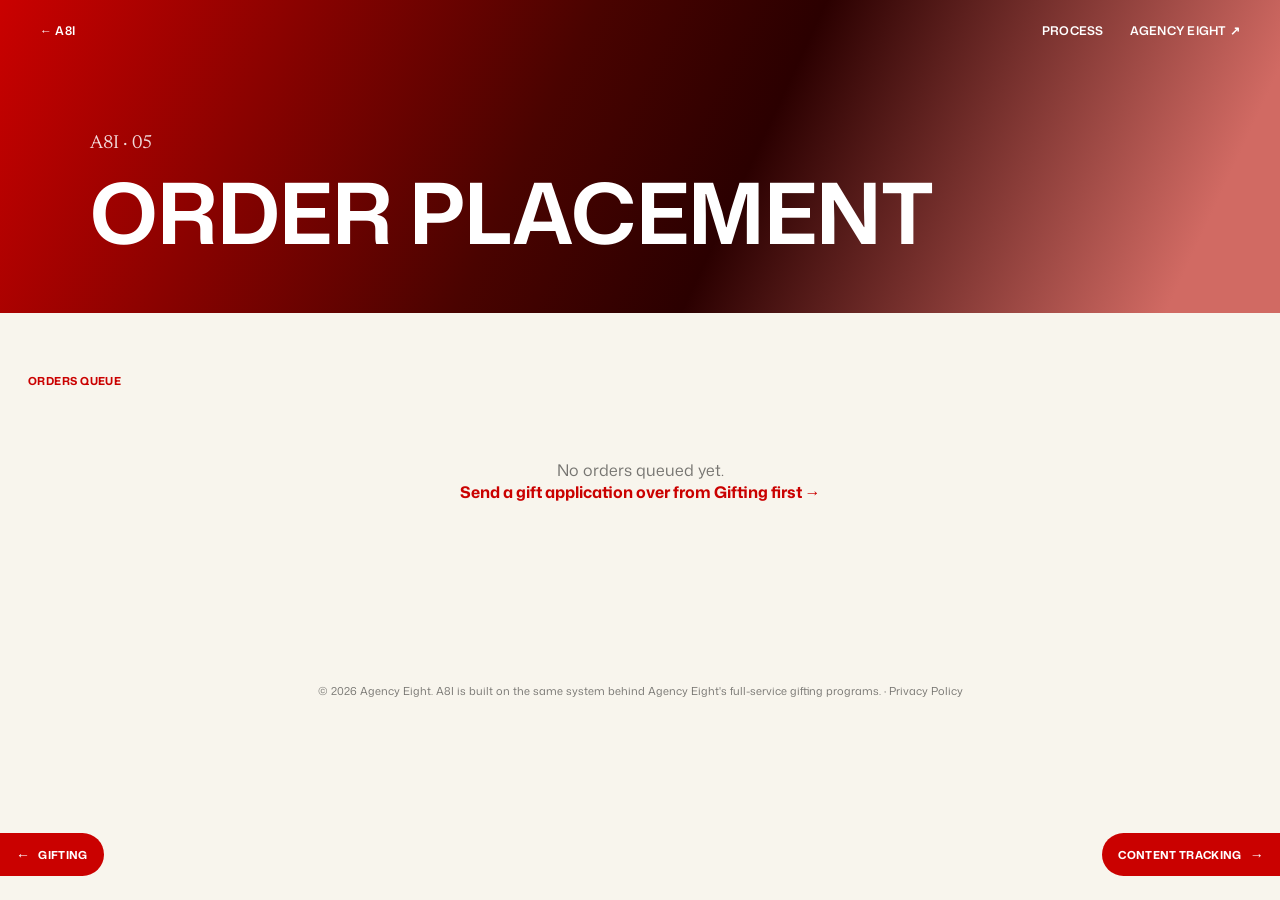
<file: docs/order-placement.html>
<!DOCTYPE html>
<html lang="en">
<head>
<meta charset="utf-8">
<meta name="viewport" content="width=device-width, initial-scale=1">
<title>Order Placement — A8I</title>
<link rel="icon" href="assets/icon-red.png">
<link rel="stylesheet" href="style.css">
</head>
<body>
<section class="hero" style="padding-bottom:40px">
<div id="header"></div>
  <div class="hero-inner" style="padding-top:50px">
    <div class="eyebrow">A8I &middot; 05</div>
    <h1>Order Placement</h1>
  </div>
</section>

<section class="section src-section" style="padding-top:60px">
  <div class="src-label">Orders Queue</div>
  <p class="review-summary" id="op-summary"></p>
  <div id="content"></div>
</section>

<div id="page-nav"></div>
<div id="footer"></div>
<script src="common.js"></script>
<script>
document.getElementById("header").innerHTML = renderHeader({ onDark: true, back: "process.html" });
document.getElementById("footer").innerHTML = renderFooter();
document.getElementById("page-nav").innerHTML = renderPageNav("order-placement");

const KNOWN_KEY = "a8i_known_creators";
const ORDER_KEY = "a8i_order_placements";
const GIFT_KEY = "a8i_gift_applications";

function loadKnown() { try { return JSON.parse(localStorage.getItem(KNOWN_KEY) || "{}"); } catch { return {}; } }
function loadOrders() { try { return JSON.parse(localStorage.getItem(ORDER_KEY) || "{}"); } catch { return {}; } }
function saveOrders(o) { localStorage.setItem(ORDER_KEY, JSON.stringify(o)); }
function loadGiftData() { try { return JSON.parse(localStorage.getItem(GIFT_KEY) || "{}"); } catch { return {}; } }
function saveGiftData(d) { localStorage.setItem(GIFT_KEY, JSON.stringify(d)); }

const ORDER_STAGES = ["Pending", "Ordered"];

function platLink(url, label) {
  return url ? `<a class="plat-link" href="${escHtml(url)}" target="_blank" rel="noopener">${escHtml(label)}</a>` : `<span class="dim">—</span>`;
}
function igCell(c) { return c.ig_handle ? platLink(c.ig_url, "@" + c.ig_handle) : `<span class="dim">—</span>`; }
function ttCell(c) { return c.tt_handle ? platLink(c.tt_url, "@" + c.tt_handle) : `<span class="dim">—</span>`; }
function cellOr(v) { return v ? escHtml(v) : `<span class="dim">—</span>`; }
function fmtDate(ts) { return ts ? new Date(ts).toLocaleDateString(undefined, { month: "short", day: "numeric" }) : "—"; }

const known = loadKnown();
const content = document.getElementById("content");

// Rows here come from the "Send to Order Placement" button on each Gifting
// row — this page doesn't source its own creators, it's purely what's been
// pushed over from Gifting once their info (shipping, product) is ready.
let orders = loadOrders();
const orderRows = Object.entries(orders)
  .map(([id, o]) => ({ id, creator: known[id], ...o }))
  .filter(r => r.creator);

if (!orderRows.length) {
  document.getElementById("op-summary").textContent = "";
  content.innerHTML = `
    <div class="empty-state">
      No orders queued yet.<br>
      <a href="gifting.html">Send a gift application over from Gifting first &rarr;</a>
    </div>
  `;
} else {
  document.getElementById("op-summary").textContent =
    `${orderRows.length.toLocaleString()} creator${orderRows.length === 1 ? "" : "s"} sent over from Gifting, ready to place.`;

  content.innerHTML = `
    <div class="src-toolbar">
      <input type="search" id="op-search" placeholder="Search name or handle…">
      <select id="op-filter-status">
        <option value="">All statuses</option>
        ${ORDER_STAGES.map(s => `<option value="${escHtml(s)}">${escHtml(s)}</option>`).join("")}
      </select>
      <button class="btn btn-outline" type="button" id="op-export-csv">Export CSV</button>
    </div>
    <p class="src-shown-count" id="shown-count"></p>
    <div class="src-table-wrap">
      <table class="src-table order-table">
        <thead>
          <tr>
            <th class="sort" data-col="sentAt">Sent <span class="sort-icon"></span></th>
            <th class="sort" data-col="name">Name <span class="sort-icon"></span></th>
            <th class="no-sort">Instagram</th>
            <th class="no-sort">TikTok</th>
            <th class="no-sort">Shipping Address</th>
            <th class="no-sort">Product</th>
            <th class="no-sort">Notes</th>
            <th class="no-sort">Status</th>
            <th class="no-sort"></th>
          </tr>
        </thead>
        <tbody id="op-tbody"></tbody>
      </table>
    </div>
  `;

  let sortCol = "sentAt", sortDir = "desc";
  let currentRows = [];

  function csvCell(v) {
    const s = (v == null ? "" : String(v));
    return /[",\n]/.test(s) ? `"${s.replace(/"/g, '""')}"` : s;
  }
  function exportCsv() {
    const header = ["Name", "Instagram", "TikTok", "Shipping Address", "Product", "Notes", "Status", "Sent"];
    const lines = [header.map(csvCell).join(",")];
    currentRows.forEach(r => {
      lines.push([
        r.creator.name,
        r.creator.ig_handle ? "@" + r.creator.ig_handle : "",
        r.creator.tt_handle ? "@" + r.creator.tt_handle : "",
        r.shipping || "",
        r.product || "",
        r.notes || "",
        r.orderStatus || "",
        r.sentAt ? new Date(r.sentAt).toLocaleDateString() : "",
      ].map(csvCell).join(","));
    });
    const blob = new Blob([lines.join("\n")], { type: "text/csv;charset=utf-8;" });
    const url = URL.createObjectURL(blob);
    const a = document.createElement("a");
    a.href = url;
    a.download = `a8i-order-placement-${new Date().toISOString().slice(0, 10)}.csv`;
    a.click();
    URL.revokeObjectURL(url);
  }
  document.getElementById("op-export-csv").addEventListener("click", exportCsv);

  function render() {
    orders = loadOrders();
    const q = document.getElementById("op-search").value.trim().toLowerCase();
    const statusFilter = document.getElementById("op-filter-status").value;

    let rows = orderRows.map(r => ({ ...r, ...orders[r.id] })).filter(r => {
      if (statusFilter && r.orderStatus !== statusFilter) return false;
      if (q && !`${r.creator.name} ${r.creator.ig_handle || ""} ${r.creator.tt_handle || ""}`.toLowerCase().includes(q)) return false;
      return true;
    });

    rows.sort((a, b) => {
      let av = sortCol === "name" ? a.creator.name : a[sortCol];
      let bv = sortCol === "name" ? b.creator.name : b[sortCol];
      if (sortCol === "sentAt") { av = av || 0; bv = bv || 0; }
      else { av = (av || "").toString().toLowerCase(); bv = (bv || "").toString().toLowerCase(); }
      if (av < bv) return sortDir === "asc" ? -1 : 1;
      if (av > bv) return sortDir === "asc" ? 1 : -1;
      return 0;
    });

    currentRows = rows;
    document.getElementById("shown-count").textContent = `Showing ${rows.length.toLocaleString()} of ${orderRows.length.toLocaleString()} queued`;

    document.getElementById("op-tbody").innerHTML = rows.length ? rows.map(r => {
      const ordered = r.orderStatus === "Ordered";
      return `
      <tr data-id="${escHtml(r.id)}">
        <td class="dim">${fmtDate(r.sentAt)}</td>
        <td class="name-cell">${escHtml(r.creator.name)}</td>
        <td>${igCell(r.creator)}</td>
        <td>${ttCell(r.creator)}</td>
        <td>${cellOr(r.shipping)}</td>
        <td>${cellOr(r.product)}</td>
        <td>${cellOr(r.notes)}</td>
        <td>${ordered ? `<span style="color:var(--green);font-weight:700">&#10003; Ordered</span>` : `<span class="dim">Not placed</span>`}</td>
        <td>${ordered ? "" : `<button class="btn btn-solid op-place-btn" type="button" data-id="${escHtml(r.id)}" style="padding:8px 16px;font-size:11px">Place Order</button>`}</td>
      </tr>
    `;
    }).join("") : `<tr><td colspan="9" class="dim" style="text-align:center;padding:30px">No orders match these filters.</td></tr>`;

    document.querySelectorAll(".src-table th.sort .sort-icon").forEach(el => el.textContent = "");
    const activeTh = document.querySelector(`.src-table th[data-col="${sortCol}"] .sort-icon`);
    if (activeTh) activeTh.textContent = sortDir === "asc" ? " ↑" : " ↓";

    // Placing an order here is the trigger — flips this row's own status AND
    // writes "Order placed" straight back into the Gifting record so the two
    // pages never have to be reconciled by hand. Same interaction as the
    // paid system's own Gift Application tab: a "Place Order" button, not a
    // status dropdown — once placed there's nothing left to change by hand.
    document.querySelectorAll(".op-place-btn").forEach(btn => {
      btn.addEventListener("click", () => {
        const id = btn.dataset.id;
        orders[id] = { ...(orders[id] || {}), orderStatus: "Ordered", placedAt: Date.now() };
        saveOrders(orders);

        const giftData = loadGiftData();
        giftData[id] = { ...(giftData[id] || {}), status: "Order placed" };
        saveGiftData(giftData);

        render();
      });
    });
  }

  document.querySelectorAll(".src-table th.sort").forEach(th => {
    th.addEventListener("click", () => {
      const col = th.dataset.col;
      if (sortCol === col) sortDir = sortDir === "asc" ? "desc" : "asc";
      else { sortCol = col; sortDir = col === "sentAt" ? "desc" : "asc"; }
      render();
    });
  });
  ["op-search", "op-filter-status"].forEach(id => {
    document.getElementById(id).addEventListener("input", render);
  });

  render();
}
</script>
</body>
</html>
</file>
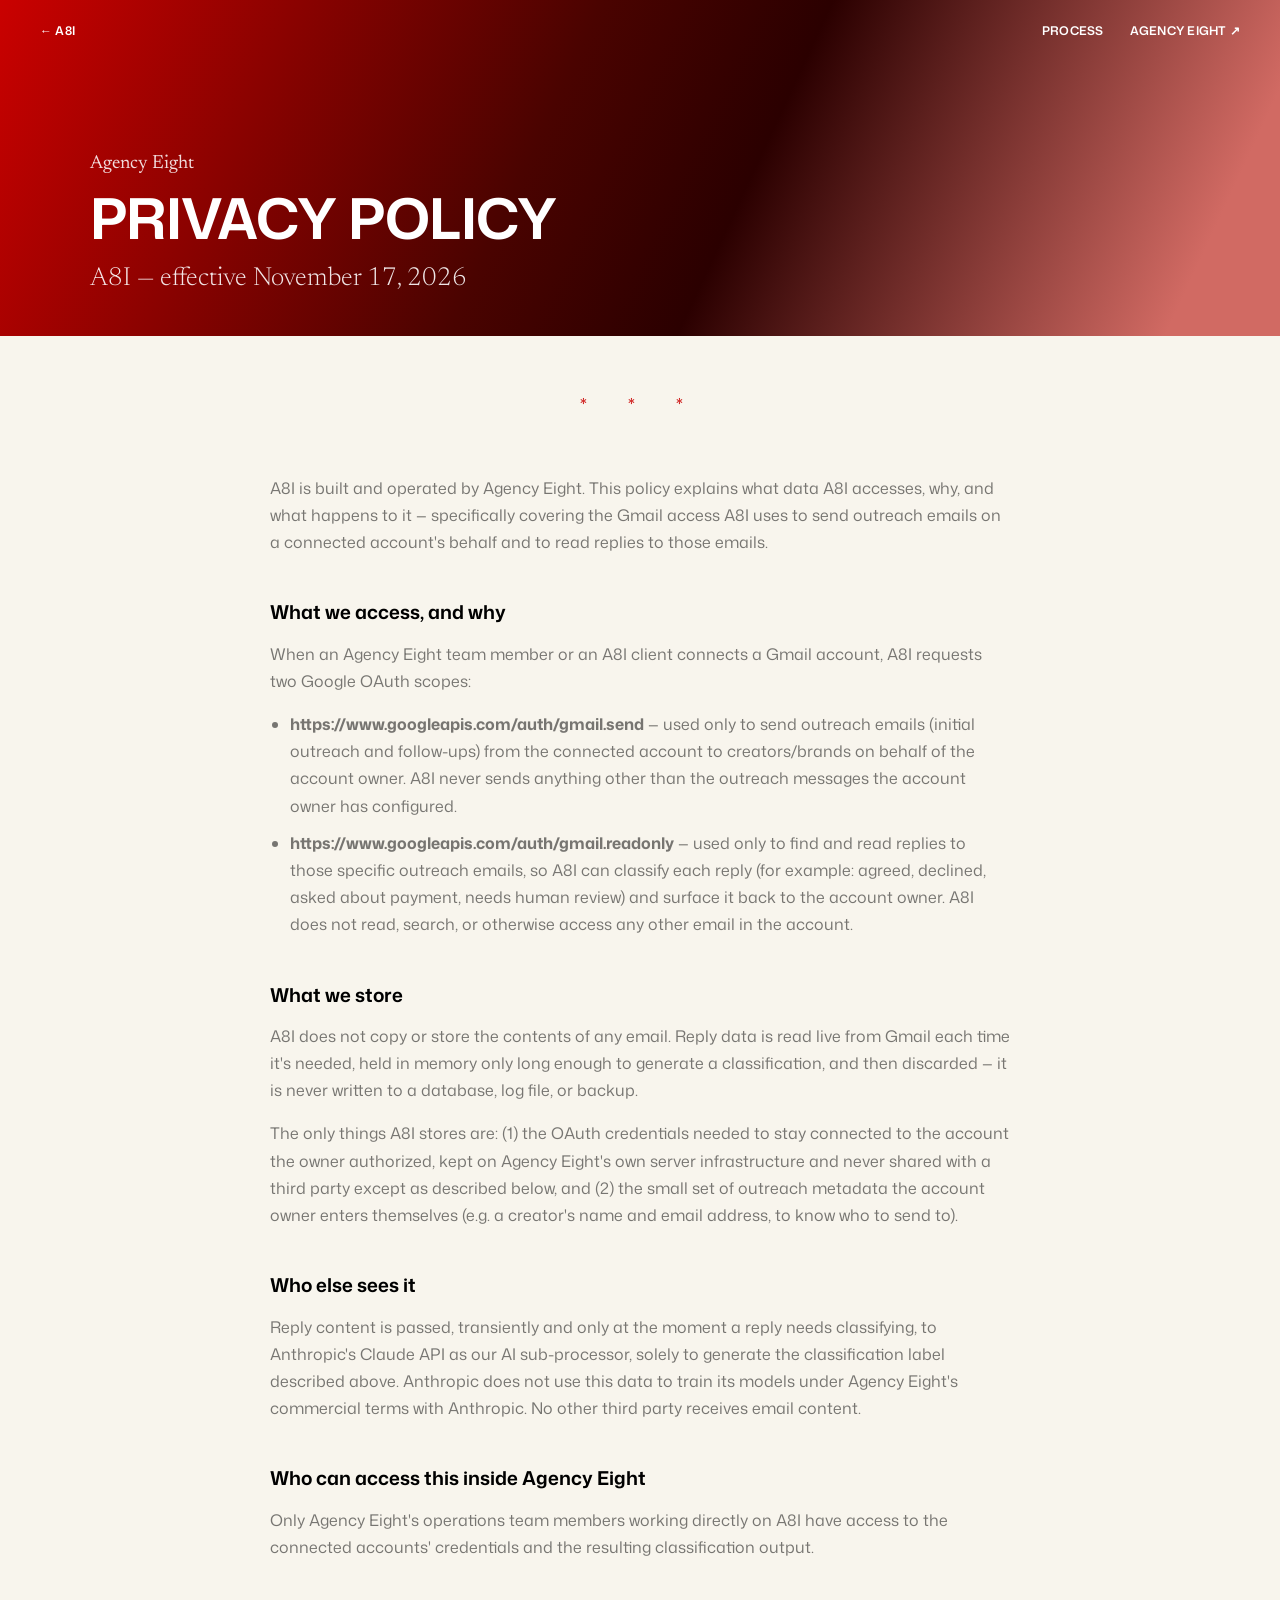
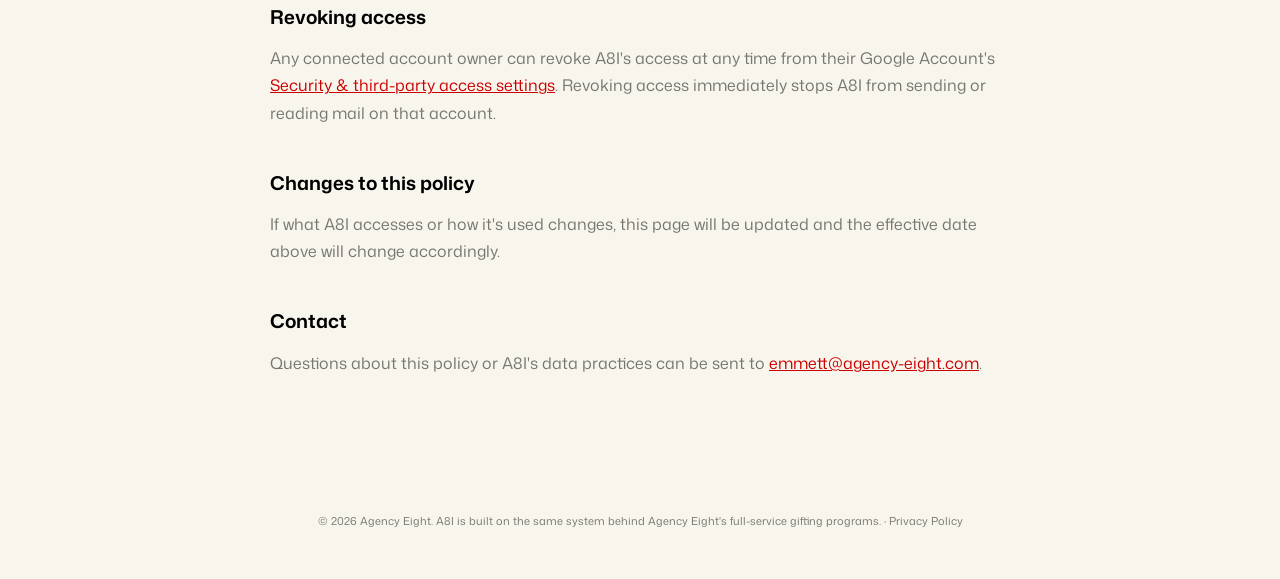
<file: docs/privacy.html>
<!DOCTYPE html>
<html lang="en">
<head>
<meta charset="utf-8">
<meta name="viewport" content="width=device-width, initial-scale=1">
<title>A8I — Privacy Policy</title>
<link rel="icon" href="assets/icon-red.png">
<link rel="stylesheet" href="style.css">
</head>
<body>
<section class="hero hero-small">
<div id="header"></div>
  <div class="hero-inner">
    <div class="eyebrow">Agency Eight</div>
    <h1>Privacy Policy</h1>
    <p class="sub">A8I — effective November 17, 2026</p>
  </div>
</section>

<div class="asterisk-divider">* * *</div>

<section class="section">
  <div class="legal-block">

    <p>A8I is built and operated by Agency Eight. This policy explains what
    data A8I accesses, why, and what happens to it — specifically covering
    the Gmail access A8I uses to send outreach emails on a connected
    account's behalf and to read replies to those emails.</p>

    <h3>What we access, and why</h3>
    <p>When an Agency Eight team member or an A8I client connects a Gmail
    account, A8I requests two Google OAuth scopes:</p>
    <ul>
      <li><strong>https://www.googleapis.com/auth/gmail.send</strong> — used
      only to send outreach emails (initial outreach and follow-ups) from
      the connected account to creators/brands on behalf of the account
      owner. A8I never sends anything other than the outreach messages the
      account owner has configured.</li>
      <li><strong>https://www.googleapis.com/auth/gmail.readonly</strong> —
      used only to find and read replies to those specific outreach emails,
      so A8I can classify each reply (for example: agreed, declined, asked
      about payment, needs human review) and surface it back to the account
      owner. A8I does not read, search, or otherwise access any other email
      in the account.</li>
    </ul>

    <h3>What we store</h3>
    <p>A8I does not copy or store the contents of any email. Reply data is
    read live from Gmail each time it's needed, held in memory only long
    enough to generate a classification, and then discarded — it is never
    written to a database, log file, or backup.</p>
    <p>The only things A8I stores are: (1) the OAuth credentials needed to
    stay connected to the account the owner authorized, kept on Agency
    Eight's own server infrastructure and never shared with a third party
    except as described below, and (2) the small set of outreach metadata
    the account owner enters themselves (e.g. a creator's name and email
    address, to know who to send to).</p>

    <h3>Who else sees it</h3>
    <p>Reply content is passed, transiently and only at the moment a reply
    needs classifying, to Anthropic's Claude API as our AI sub-processor,
    solely to generate the classification label described above. Anthropic
    does not use this data to train its models under Agency Eight's
    commercial terms with Anthropic. No other third party receives email
    content.</p>

    <h3>Who can access this inside Agency Eight</h3>
    <p>Only Agency Eight's operations team members working directly on A8I
    have access to the connected accounts' credentials and the resulting
    classification output.</p>

    <h3>Revoking access</h3>
    <p>Any connected account owner can revoke A8I's access at any time from
    their Google Account's
    <a href="https://myaccount.google.com/permissions" target="_blank" rel="noopener">Security &amp; third-party access settings</a>.
    Revoking access immediately stops A8I from sending or reading mail on
    that account.</p>

    <h3>Changes to this policy</h3>
    <p>If what A8I accesses or how it's used changes, this page will be
    updated and the effective date above will change accordingly.</p>

    <h3>Contact</h3>
    <p>Questions about this policy or A8I's data practices can be sent to
    <a href="mailto:emmett@agency-eight.com">emmett@agency-eight.com</a>.</p>

  </div>
</section>

<div id="footer"></div>

<script src="common.js"></script>
<script>
document.getElementById("header").innerHTML = renderHeader({ onDark: true, back: "process.html" });
document.getElementById("footer").innerHTML = renderFooter();
</script>
</body>
</html>
</file>
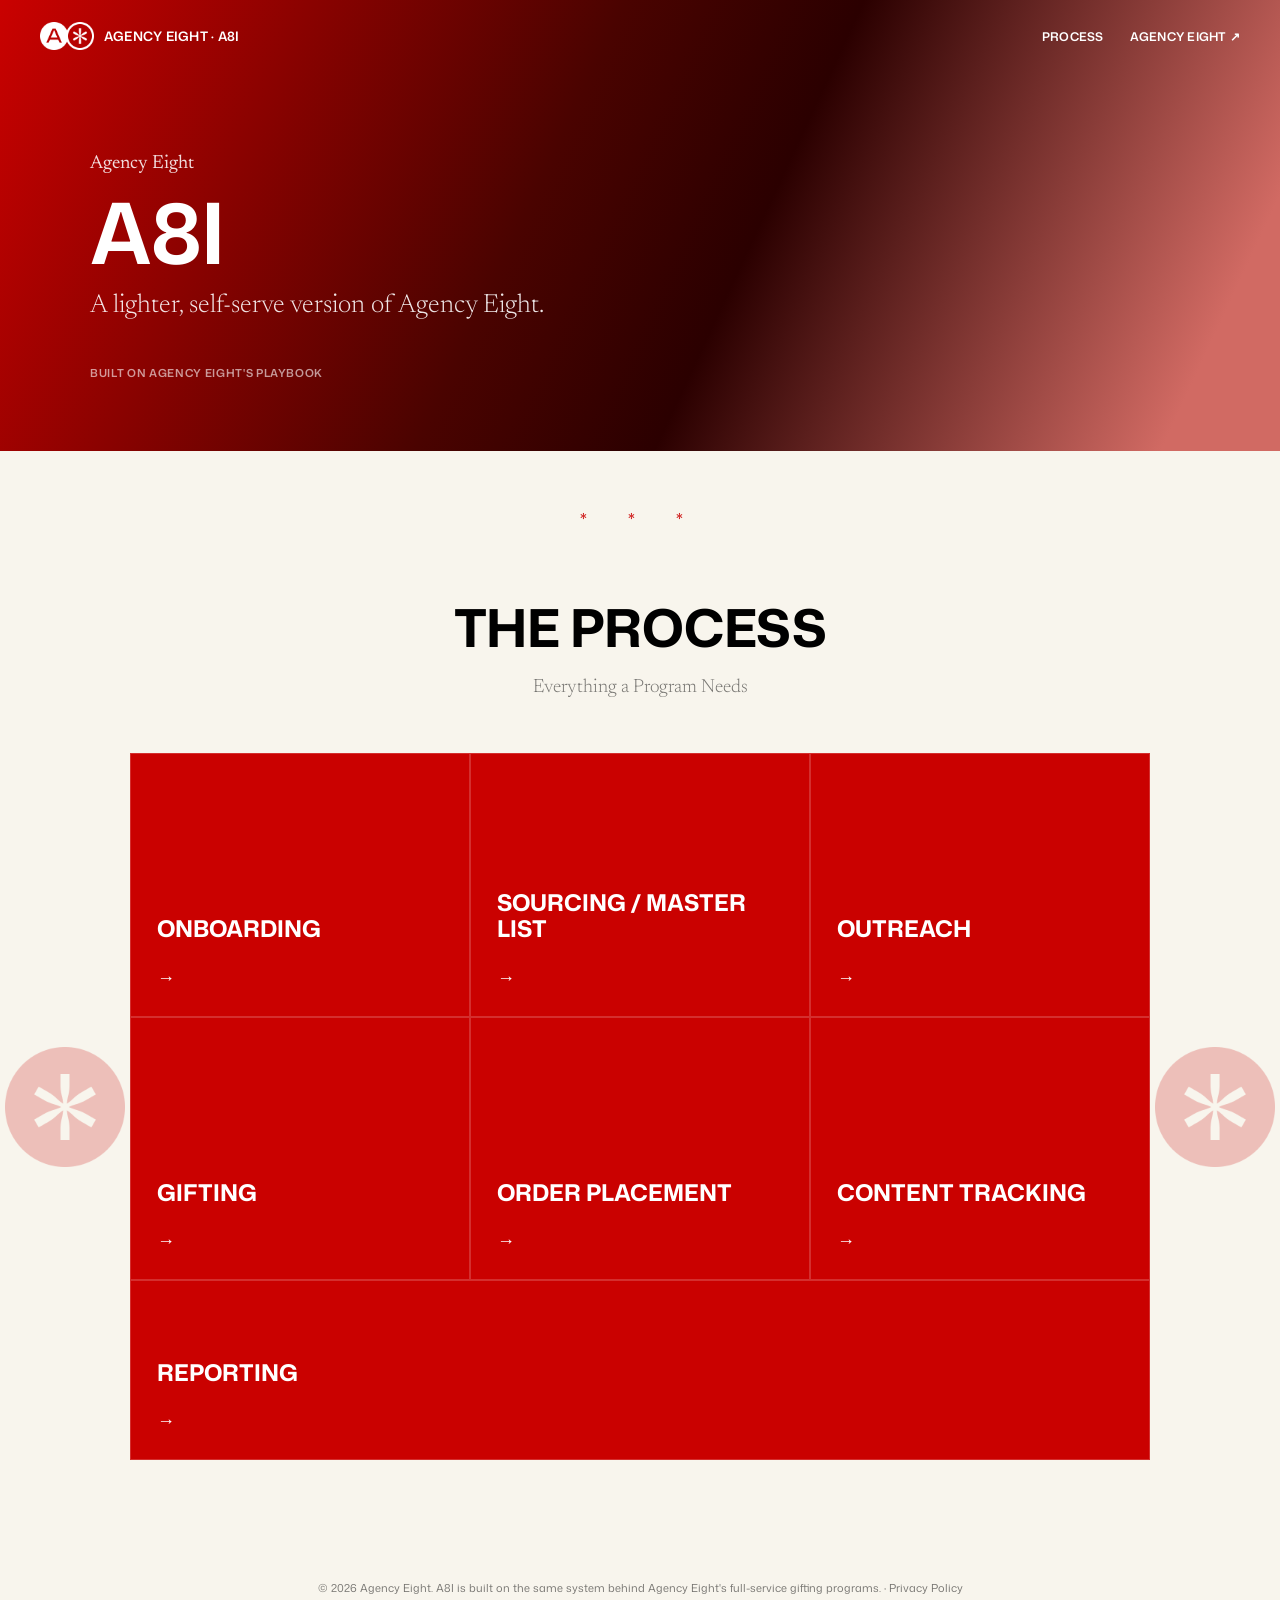
<file: docs/process.html>
<!DOCTYPE html>
<html lang="en">
<head>
<meta charset="utf-8">
<meta name="viewport" content="width=device-width, initial-scale=1">
<title>A8I — Our Process</title>
<link rel="icon" href="assets/icon-red.png">
<link rel="stylesheet" href="style.css">
</head>
<body>
<section class="hero">
<div id="header"></div>
  <div class="hero-inner">
    <div class="eyebrow">Agency Eight</div>
    <h1>A8I</h1>
    <p class="sub">A lighter, self-serve version of Agency Eight.</p>
    <div class="tagline">Built on Agency Eight's playbook</div>
  </div>
</section>

<div class="asterisk-divider">* * *</div>

<section class="section">
  <div class="section-head">
    <h2>The Process</h2>
    <p class="sub">Everything a Program Needs</p>
  </div>
  <div class="process-row">
    <div class="side-logo" aria-hidden="true"><div class="mark"></div></div>
    <div class="card-grid" id="card-grid"></div>
    <div class="side-logo" aria-hidden="true"><div class="mark"></div></div>
  </div>
</section>

<div id="footer"></div>

<script src="common.js"></script>
<script>
const AREAS = [
  { id: "onboarding",       num: 1, title: "Onboarding" },
  { id: "sourcing",         num: 2, title: "Sourcing / Master List" },
  { id: "outreach",         num: 3, title: "Outreach" },
  { id: "gifting",          num: 4, title: "Gifting" },
  { id: "order-placement",  num: 5, title: "Order Placement" },
  { id: "content-tracking", num: 6, title: "Content Tracking" },
  { id: "reporting",        num: 7, title: "Reporting" },
];

document.getElementById("header").innerHTML = renderHeader({ onDark: true });
document.getElementById("footer").innerHTML = renderFooter();
const lastAlone = AREAS.length % 3 === 1;
document.getElementById("card-grid").innerHTML = AREAS.map((a, i) => `
  <a class="area-card${(lastAlone && i === AREAS.length - 1) ? " span-full" : ""}" href="${a.id}.html">
    <h3>${escHtml(a.title)}</h3>
    <span class="arrow">&rarr;</span>
  </a>
`).join("");
</script>
</body>
</html>
</file>
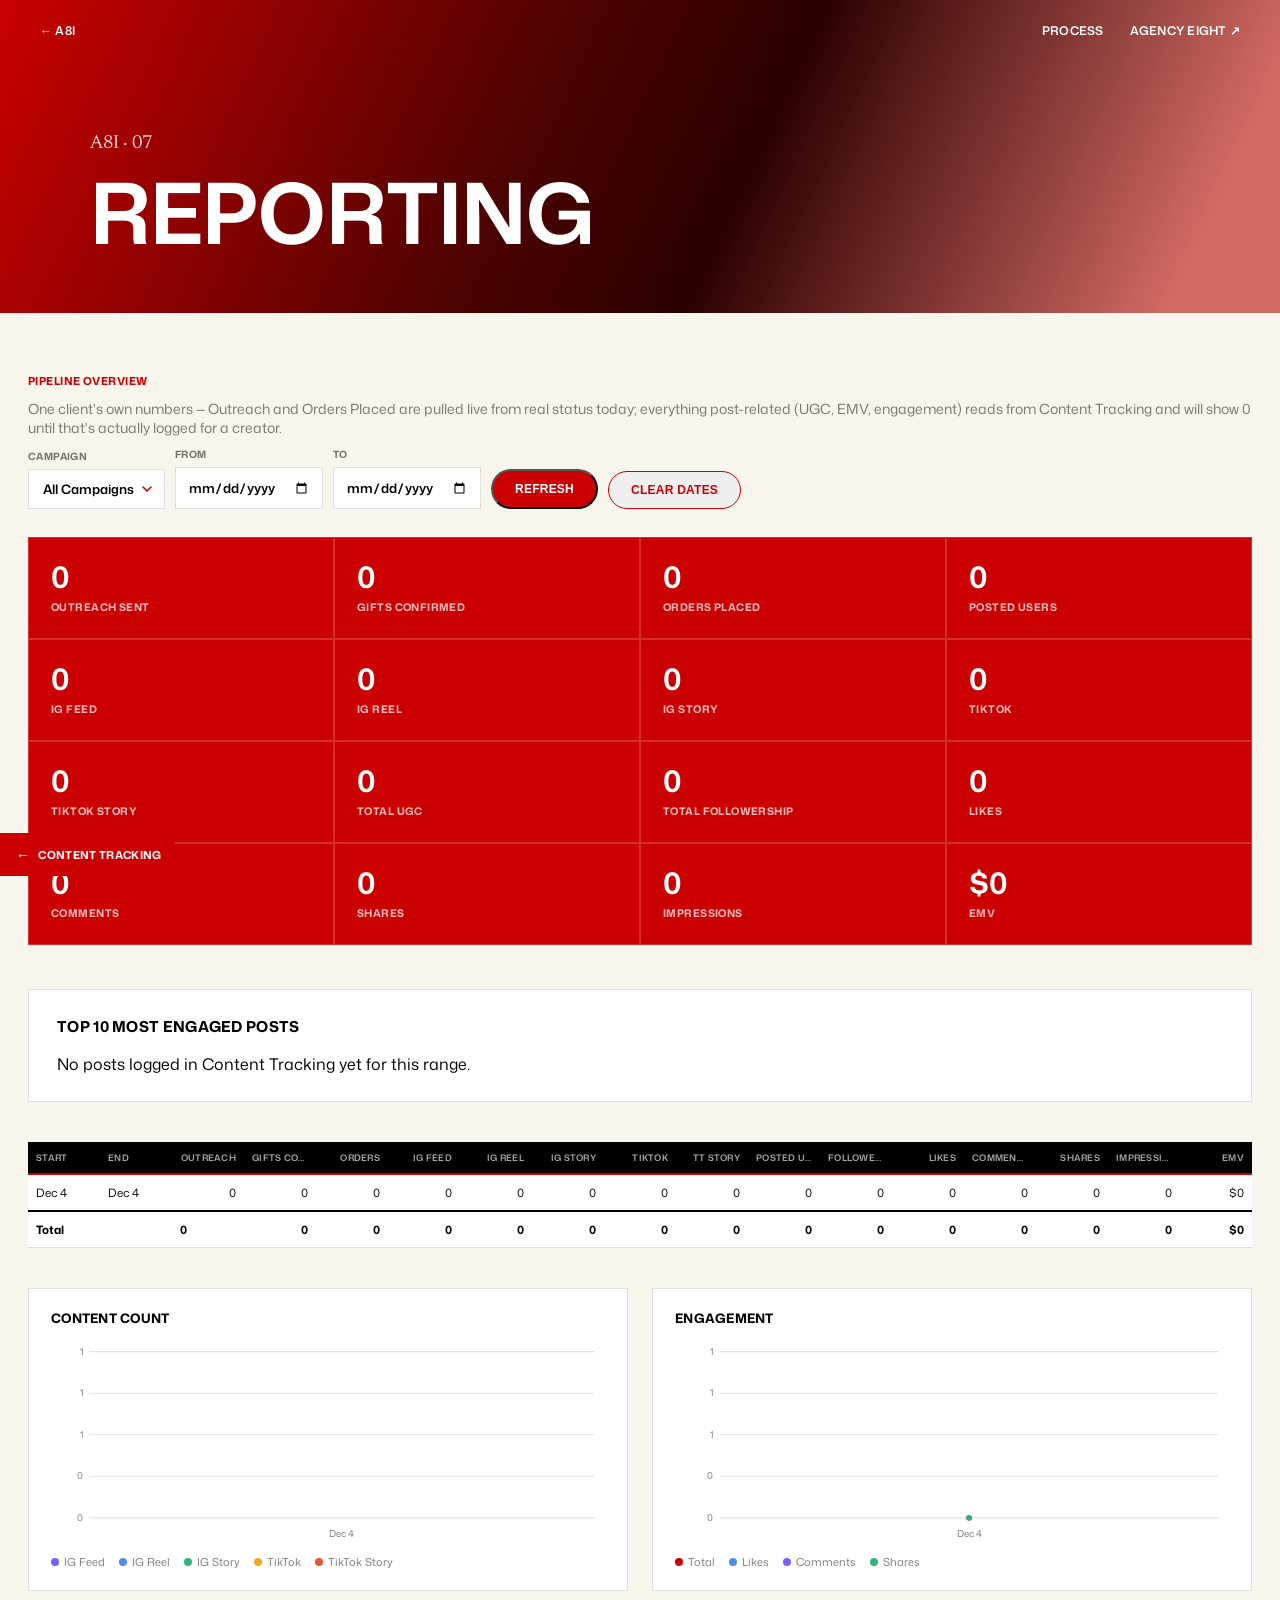
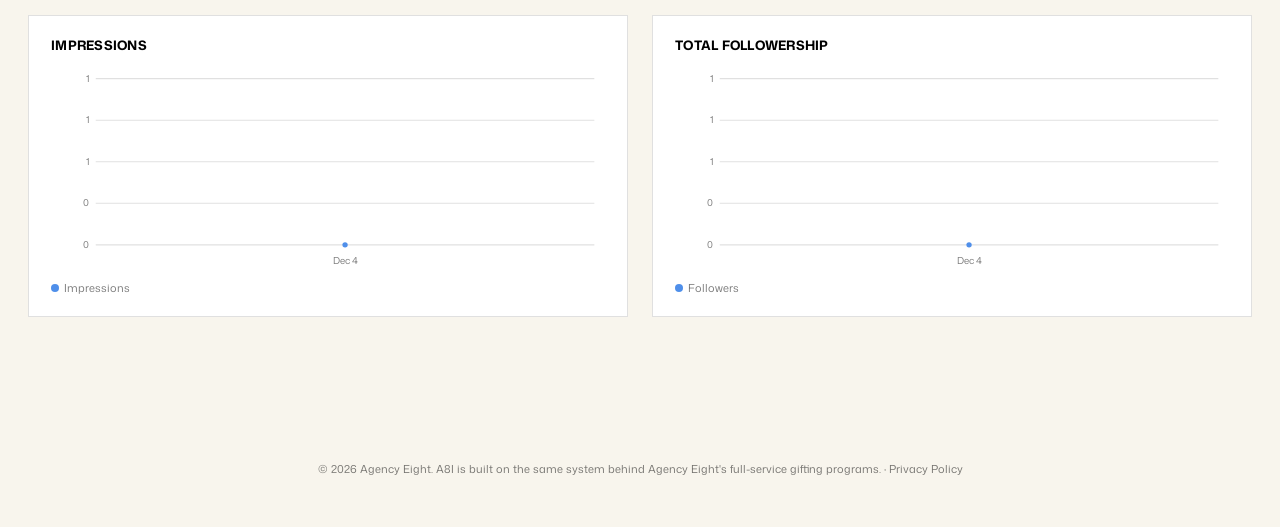
<file: docs/reporting.html>
<!DOCTYPE html>
<html lang="en">
<head>
<meta charset="utf-8">
<meta name="viewport" content="width=device-width, initial-scale=1">
<title>Reporting — A8I</title>
<link rel="icon" href="assets/icon-red.png">
<link rel="stylesheet" href="style.css">
</head>
<body>
<section class="hero" style="padding-bottom:40px">
<div id="header"></div>
  <div class="hero-inner" style="padding-top:50px">
    <div class="eyebrow">A8I &middot; 07</div>
    <h1>Reporting</h1>
  </div>
</section>

<section class="section src-section" style="padding-top:60px">
  <div class="src-label">Pipeline Overview</div>
  <p class="review-summary" id="rp-summary"></p>
  <div id="content"></div>
</section>

<div id="chart-tooltip"></div>
<div id="page-nav"></div>
<div id="footer"></div>
<script src="common.js"></script>
<script>
document.getElementById("header").innerHTML = renderHeader({ onDark: true, back: "process.html" });
document.getElementById("footer").innerHTML = renderFooter();
document.getElementById("page-nav").innerHTML = renderPageNav("reporting");

function loadJSON(key, fallback) { try { return JSON.parse(localStorage.getItem(key) || JSON.stringify(fallback)); } catch { return fallback; } }

const known = loadJSON("a8i_known_creators", {});
const decisions = loadJSON("a8i_creator_decisions", {});
const giftData = loadJSON("a8i_gift_applications", {});
const tracking = loadJSON("a8i_tracking_status", {});
const campaigns = loadJSON("a8i_campaigns", {});
const orders = loadJSON("a8i_order_placements", {});
const posts = loadJSON("a8i_content_posts", []);

const POST_TYPES = ["IG Feed", "IG Reel", "IG Story", "TikTok", "TikTok Story"];
const TYPE_COLORS = { "IG Reel": "#4F8FEA", "IG Feed": "#7C5CFC", "IG Story": "#34B27B", "TikTok": "#F5A524", "TikTok Story": "#E4572E" };

const approvedCreators = Object.values(known).filter(c => decisions[c.id] === "yes");
const content = document.getElementById("content");

if (!approvedCreators.length) {
  document.getElementById("rp-summary").textContent = "";
  content.innerHTML = `
    <div class="empty-state">
      Nothing to report on yet.<br>
      <a href="sourcing.html">Approve some creators in Sourcing first &rarr;</a>
    </div>
  `;
} else {
  document.getElementById("rp-summary").textContent =
    `One client's own numbers — Outreach and Orders Placed are pulled live from real status today; everything post-related (UGC, EMV, engagement) reads from Content Tracking and will show 0 until that's actually logged for a creator.`;

  content.innerHTML = `
    <div class="report-toolbar">
      <div class="report-fld">
        <label>Campaign</label>
        <select id="rp-campaign"><option value="">All Campaigns</option></select>
      </div>
      <div class="report-fld"><label>From</label><input type="date" id="rp-from"></div>
      <div class="report-fld"><label>To</label><input type="date" id="rp-to"></div>
      <button class="btn btn-solid" type="button" id="rp-refresh" style="padding:11px 22px">Refresh</button>
      <button class="btn btn-outline" type="button" id="rp-clear" style="padding:11px 22px">Clear Dates</button>
    </div>
    <div id="rp-body"></div>
  `;

  const campaignSel = document.getElementById("rp-campaign");
  [...new Set(approvedCreators.map(c => campaigns[c.id]).filter(Boolean))].sort().forEach(v => {
    campaignSel.insertAdjacentHTML("beforeend", `<option value="${escHtml(v)}">${escHtml(v)}</option>`);
  });

  // ── Date helpers — posts store a "YYYY-MM-DD" string, tracking/orders
  // store an epoch-ms timestamp (the moment a status was last changed,
  // used here as a stand-in for "when that event happened" since nothing
  // in a8i keeps a full status-change history yet). Both get normalized
  // to a plain Date for range filtering and week bucketing.
  function toDate(v) {
    if (v == null) return null;
    return typeof v === "number" ? new Date(v) : new Date(v + "T00:00:00");
  }
  function dateKey(d) { return d.toISOString().slice(0, 10); }
  function fmtShortDate(d) { return d.toLocaleDateString(undefined, { month: "short", day: "numeric" }); }
  function fmtCompact(n) {
    n = n || 0;
    if (Math.abs(n) >= 1e6) return (n / 1e6).toFixed(1).replace(/\.0$/, "") + "M";
    if (Math.abs(n) >= 1e3) return (n / 1e3).toFixed(1).replace(/\.0$/, "") + "k";
    return Math.round(n).toLocaleString();
  }

  function weekBuckets(from, to) {
    const buckets = [];
    let cur = new Date(from);
    while (cur <= to) {
      const end = new Date(Math.min(cur.getTime() + 6 * 86400000, to.getTime()));
      buckets.push({ start: new Date(cur), end });
      cur = new Date(end.getTime() + 86400000);
    }
    return buckets;
  }

  // ── Hand-rolled SVG charts — same approach as the Magna reporting
  // dashboard (no charting library, just generated SVG strings). ─────
  function chartCard(title, chart) {
    return `<div class="chart-card"><h3>${escHtml(title)}</h3>${chart.svg}<div class="chart-legend">${chart.legend}</div></div>`;
  }
  function lineChartSVG(weeks, series) {
    const W = 520, H = 190, padL = 42, padR = 10, padT = 10, padB = 24;
    const innerW = W - padL - padR, innerH = H - padT - padB;
    const n = weeks.length;
    const allVals = series.flatMap(s => weeks.map(s.value));
    const maxY = Math.max(1, ...allVals);
    const x = i => n <= 1 ? padL + innerW / 2 : padL + innerW * i / (n - 1);
    const y = v => padT + innerH - (v / maxY) * innerH;
    const gridLines = [0, 0.25, 0.5, 0.75, 1].map(f => {
      const yy = padT + innerH * (1 - f);
      return `<line x1="${padL}" y1="${yy}" x2="${W-padR}" y2="${yy}" stroke="var(--line)" stroke-width="1"/><text x="${padL-6}" y="${yy+3}" font-size="9" fill="var(--dim)" text-anchor="end">${fmtCompact(maxY*f)}</text>`;
    }).join("");
    const xLabels = weeks.map((w,i) => n > 12 && i % 2 !== 0 ? "" : `<text x="${x(i)}" y="${H-6}" font-size="9" fill="var(--dim)" text-anchor="middle">${fmtShortDate(w.start)}</text>`).join("");
    const lines = series.map(s => {
      if (!n) return "";
      const pts = weeks.map((w,i) => `${x(i)},${y(s.value(w))}`).join(" ");
      const dots = weeks.map((w,i) => `<circle cx="${x(i)}" cy="${y(s.value(w))}" r="2.5" fill="${s.color}"/>`).join("");
      return `<polyline points="${pts}" fill="none" stroke="${s.color}" stroke-width="2.25" stroke-linejoin="round" stroke-linecap="round"/>${dots}`;
    }).join("");
    const colW = n > 1 ? innerW / (n - 1) : innerW;
    const hits = n ? weeks.map((w,i) => {
      const tipLines = series.map(s => `${escHtml(s.label)}: ${escHtml(fmtCompact(s.value(w)))}`).join("<br>");
      return `<rect class="chart-hit" x="${x(i)-colW/2}" y="${padT}" width="${colW}" height="${innerH}" fill="transparent" data-tip="${escHtml(fmtShortDate(w.start))}<br>${tipLines}"/>`;
    }).join("") : "";
    const svg = n ? `<svg viewBox="0 0 ${W} ${H}" style="width:100%;height:auto;display:block">${gridLines}${lines}${hits}${xLabels}</svg>`
                  : `<p class="dim" style="padding:20px 0">No data for this range.</p>`;
    const legend = series.map(s => `<span><span class="dot" style="background:${s.color}"></span>${escHtml(s.label)}</span>`).join("");
    return { svg, legend };
  }
  function stackedBarSVG(weeks, series) {
    const W = 520, H = 190, padL = 36, padR = 10, padT = 10, padB = 24;
    const innerW = W - padL - padR, innerH = H - padT - padB;
    const n = weeks.length;
    const totals = weeks.map(w => series.reduce((s, ser) => s + (ser.value(w) || 0), 0));
    const maxY = Math.max(1, ...totals);
    const gap = n ? innerW / n : innerW;
    const bw = gap * 0.6;
    const y = v => padT + innerH - (v / maxY) * innerH;
    const gridLines = [0, 0.25, 0.5, 0.75, 1].map(f => {
      const yy = padT + innerH * (1 - f);
      return `<line x1="${padL}" y1="${yy}" x2="${W-padR}" y2="${yy}" stroke="var(--line)" stroke-width="1"/><text x="${padL-6}" y="${yy+3}" font-size="9" fill="var(--dim)" text-anchor="end">${fmtCompact(maxY*f)}</text>`;
    }).join("");
    const bars = weeks.map((w,i) => {
      let cum = 0;
      const xBar = padL + gap*i + (gap-bw)/2;
      return series.map(s => {
        const v = s.value(w) || 0;
        const y0 = y(cum), y1 = y(cum+v);
        cum += v;
        const tip = `${escHtml(s.label)}: ${escHtml(fmtCompact(v))}`;
        return v > 0 ? `<rect class="chart-hit" x="${xBar}" y="${y1}" width="${bw}" height="${Math.max(0,y0-y1)}" fill="${s.color}" data-tip="${tip}"/>` : "";
      }).join("");
    }).join("");
    const xLabels = weeks.map((w,i) => n > 12 && i % 2 !== 0 ? "" : `<text x="${padL + gap*i + gap/2}" y="${H-6}" font-size="9" fill="var(--dim)" text-anchor="middle">${fmtShortDate(w.start)}</text>`).join("");
    const svg = n ? `<svg viewBox="0 0 ${W} ${H}" style="width:100%;height:auto;display:block">${gridLines}${bars}${xLabels}</svg>`
                  : `<p class="dim" style="padding:20px 0">No data for this range.</p>`;
    const legend = series.map(s => `<span><span class="dot" style="background:${s.color}"></span>${escHtml(s.label)}</span>`).join("");
    return { svg, legend };
  }
  function wireChartTooltips() {
    const tip = document.getElementById("chart-tooltip");
    document.querySelectorAll(".chart-hit").forEach(el => {
      el.addEventListener("mouseenter", () => { tip.innerHTML = el.dataset.tip; tip.style.opacity = "1"; });
      el.addEventListener("mousemove", (e) => { tip.style.left = (e.clientX + 14) + "px"; tip.style.top = (e.clientY + 14) + "px"; });
      el.addEventListener("mouseleave", () => { tip.style.opacity = "0"; });
    });
  }

  function render() {
    const campaignFilter = campaignSel.value;
    const fromVal = document.getElementById("rp-from").value;
    const toVal = document.getElementById("rp-to").value;

    const creatorsInScope = approvedCreators.filter(c => !campaignFilter || campaigns[c.id] === campaignFilter);
    const scopeIds = new Set(creatorsInScope.map(c => c.id));

    // Every dated thing we know about, in scope — used both to filter and
    // (when no explicit range is picked) to figure out a sensible default
    // range to show.
    const datedPosts = posts.filter(p => scopeIds.has(p.creatorId)).map(p => ({ ...p, _d: toDate(p.date) }));
    const datedOutreach = creatorsInScope.filter(c => tracking[c.id]?.outreach && tracking[c.id].outreach !== "Not started" && tracking[c.id].updatedAt)
      .map(c => ({ creatorId: c.id, confirmed: tracking[c.id].outreach === "Confirmed", _d: toDate(tracking[c.id].updatedAt) }));
    const datedOrders = Object.entries(orders).filter(([id, o]) => scopeIds.has(id) && o.orderStatus === "Ordered" && o.placedAt)
      .map(([id, o]) => ({ creatorId: id, _d: toDate(o.placedAt) }));

    const allDates = [...datedPosts, ...datedOutreach, ...datedOrders].map(x => x._d);
    let from = fromVal ? toDate(fromVal) : (allDates.length ? new Date(Math.min(...allDates)) : new Date());
    let to = toVal ? toDate(toVal) : (allDates.length ? new Date(Math.max(...allDates)) : new Date());
    if (from > to) [from, to] = [to, from];

    const inRange = d => d >= from && d <= to;
    const postsInScope = datedPosts.filter(p => inRange(p._d));
    const outreachInScope = datedOutreach.filter(o => inRange(o._d));
    const ordersInScope = datedOrders.filter(o => inRange(o._d));

    const postedUserIds = new Set(postsInScope.map(p => p.creatorId));
    const totalFollowership = [...postedUserIds].reduce((s, id) => s + (known[id]?.followers || 0), 0);
    const sumBy = key => postsInScope.reduce((s, p) => s + (+p[key] || 0), 0);
    const countType = t => postsInScope.filter(p => p.type === t).length;

    const kpis = [
      { label: "Outreach Sent", value: outreachInScope.length },
      { label: "Gifts Confirmed", value: outreachInScope.filter(o => o.confirmed).length },
      { label: "Orders Placed", value: ordersInScope.length },
      { label: "Posted Users", value: postedUserIds.size },
      { label: "IG Feed", value: countType("IG Feed") },
      { label: "IG Reel", value: countType("IG Reel") },
      { label: "IG Story", value: countType("IG Story") },
      { label: "TikTok", value: countType("TikTok") },
      { label: "TikTok Story", value: countType("TikTok Story") },
      { label: "Total UGC", value: postsInScope.length },
      { label: "Total Followership", value: totalFollowership },
      { label: "Likes", value: sumBy("likes") },
      { label: "Comments", value: sumBy("comments") },
      { label: "Shares", value: sumBy("shares") },
      { label: "Impressions", value: sumBy("impressions") },
      { label: "EMV", value: sumBy("emv"), prefix: "$" },
    ];

    const topPosts = postsInScope
      .map(p => ({ ...p, engagement: (+p.likes||0) + (+p.comments||0) + (+p.shares||0) }))
      .sort((a, b) => b.engagement - a.engagement)
      .slice(0, 10);

    const weeks = weekBuckets(from, to).map(wk => {
      const wPosts = postsInScope.filter(p => p._d >= wk.start && p._d <= wk.end);
      const wOutreach = outreachInScope.filter(o => o._d >= wk.start && o._d <= wk.end);
      const wOrders = ordersInScope.filter(o => o._d >= wk.start && o._d <= wk.end);
      const wPosters = new Set(wPosts.map(p => p.creatorId));
      return {
        start: wk.start, end: wk.end,
        outreach: wOutreach.length,
        gifts_confirmed: wOutreach.filter(o => o.confirmed).length,
        orders_placed: wOrders.length,
        posts_by_type: Object.fromEntries(POST_TYPES.map(t => [t, wPosts.filter(p => p.type === t).length])),
        posted_users: wPosters.size,
        total_followership: [...wPosters].reduce((s, id) => s + (known[id]?.followers || 0), 0),
        likes: wPosts.reduce((s,p) => s + (+p.likes||0), 0),
        comments: wPosts.reduce((s,p) => s + (+p.comments||0), 0),
        shares: wPosts.reduce((s,p) => s + (+p.shares||0), 0),
        impressions: wPosts.reduce((s,p) => s + (+p.impressions||0), 0),
        emv: wPosts.reduce((s,p) => s + (+p.emv||0), 0),
      };
    });

    const contentCountChart = stackedBarSVG(weeks, POST_TYPES.map(t => ({ label: t, color: TYPE_COLORS[t], value: w => w.posts_by_type[t] })));
    const engagementChart = lineChartSVG(weeks, [
      { label: "Total", color: "#CA0100", value: w => w.likes + w.comments + w.shares },
      { label: "Likes", color: "#4F8FEA", value: w => w.likes },
      { label: "Comments", color: "#7C5CFC", value: w => w.comments },
      { label: "Shares", color: "#34B27B", value: w => w.shares },
    ]);
    const impressionsChart = lineChartSVG(weeks, [{ label: "Impressions", color: "#4F8FEA", value: w => w.impressions }]);
    const followershipChart = lineChartSVG(weeks, [{ label: "Followers", color: "#4F8FEA", value: w => w.total_followership }]);

    const totalsRow = {
      outreach: weeks.reduce((s,w)=>s+w.outreach,0),
      gifts_confirmed: weeks.reduce((s,w)=>s+w.gifts_confirmed,0),
      orders_placed: weeks.reduce((s,w)=>s+w.orders_placed,0),
      posts_by_type: Object.fromEntries(POST_TYPES.map(t => [t, weeks.reduce((s,w)=>s+w.posts_by_type[t],0)])),
      posted_users: postedUserIds.size,
      total_followership: totalFollowership,
      likes: sumBy("likes"), comments: sumBy("comments"), shares: sumBy("shares"), impressions: sumBy("impressions"), emv: sumBy("emv"),
    };

    document.getElementById("rp-body").innerHTML = `
      <div class="kpi-grid">
        ${kpis.map(k => `
          <div class="kpi-tile">
            <div class="kpi-value">${k.prefix || ""}${k.value.toLocaleString()}</div>
            <div class="kpi-label">${escHtml(k.label)}</div>
          </div>
        `).join("")}
      </div>

      <div class="top-posts-card">
        <h3>Top 10 Most Engaged Posts</h3>
        ${topPosts.length ? topPosts.map((p, i) => {
          const c = known[p.creatorId] || {};
          const handle = p.type.startsWith("TikTok") ? c.tt_handle : c.ig_handle;
          return `
            <div class="top-post-row">
              <span class="rank">#${i+1}</span>
              <span class="name-cell">@${escHtml(handle || c.name || "unknown")}</span>
              <span class="dim">${escHtml(p.type)} &middot; ${escHtml(p.date)}</span>
              <span>${(+p.likes||0).toLocaleString()} likes &middot; ${(+p.comments||0).toLocaleString()} comments &middot; ${(+p.shares||0).toLocaleString()} shares</span>
            </div>
          `;
        }).join("") : `<p class="dim">No posts logged in Content Tracking yet for this range.</p>`}
      </div>

      <div class="src-table-wrap" style="margin-bottom:40px">
        <table class="weekly-table">
          <thead>
            <tr>
              <th>Start</th><th>End</th><th>Outreach</th><th>Gifts Confirmed</th><th>Orders</th>
              <th>IG Feed</th><th>IG Reel</th><th>IG Story</th><th>TikTok</th><th>TT Story</th>
              <th>Posted Users</th><th>Followership</th><th>Likes</th><th>Comments</th><th>Shares</th><th>Impressions</th><th>EMV</th>
            </tr>
          </thead>
          <tbody>
            ${weeks.map(w => `
              <tr>
                <td>${fmtShortDate(w.start)}</td><td>${fmtShortDate(w.end)}</td>
                <td>${w.outreach}</td><td>${w.gifts_confirmed}</td><td>${w.orders_placed}</td>
                <td>${w.posts_by_type["IG Feed"]}</td><td>${w.posts_by_type["IG Reel"]}</td><td>${w.posts_by_type["IG Story"]}</td>
                <td>${w.posts_by_type["TikTok"]}</td><td>${w.posts_by_type["TikTok Story"]}</td>
                <td>${w.posted_users}</td><td>${fmtCompact(w.total_followership)}</td>
                <td>${fmtCompact(w.likes)}</td><td>${fmtCompact(w.comments)}</td><td>${fmtCompact(w.shares)}</td>
                <td>${fmtCompact(w.impressions)}</td><td>$${fmtCompact(w.emv)}</td>
              </tr>
            `).join("")}
            <tr class="weekly-total">
              <td colspan="2">Total</td>
              <td>${totalsRow.outreach}</td><td>${totalsRow.gifts_confirmed}</td><td>${totalsRow.orders_placed}</td>
              <td>${totalsRow.posts_by_type["IG Feed"]}</td><td>${totalsRow.posts_by_type["IG Reel"]}</td><td>${totalsRow.posts_by_type["IG Story"]}</td>
              <td>${totalsRow.posts_by_type["TikTok"]}</td><td>${totalsRow.posts_by_type["TikTok Story"]}</td>
              <td>${totalsRow.posted_users}</td><td>${fmtCompact(totalsRow.total_followership)}</td>
              <td>${fmtCompact(totalsRow.likes)}</td><td>${fmtCompact(totalsRow.comments)}</td><td>${fmtCompact(totalsRow.shares)}</td>
              <td>${fmtCompact(totalsRow.impressions)}</td><td>$${fmtCompact(totalsRow.emv)}</td>
            </tr>
          </tbody>
        </table>
      </div>

      <div class="charts-row">
        ${chartCard("Content Count", contentCountChart)}
        ${chartCard("Engagement", engagementChart)}
      </div>
      <div class="charts-row">
        ${chartCard("Impressions", impressionsChart)}
        ${chartCard("Total Followership", followershipChart)}
      </div>
    `;
    wireChartTooltips();
  }

  document.getElementById("rp-refresh").addEventListener("click", render);
  document.getElementById("rp-clear").addEventListener("click", () => {
    document.getElementById("rp-from").value = "";
    document.getElementById("rp-to").value = "";
    render();
  });
  campaignSel.addEventListener("change", render);

  render();
}
</script>
</body>
</html>
</file>
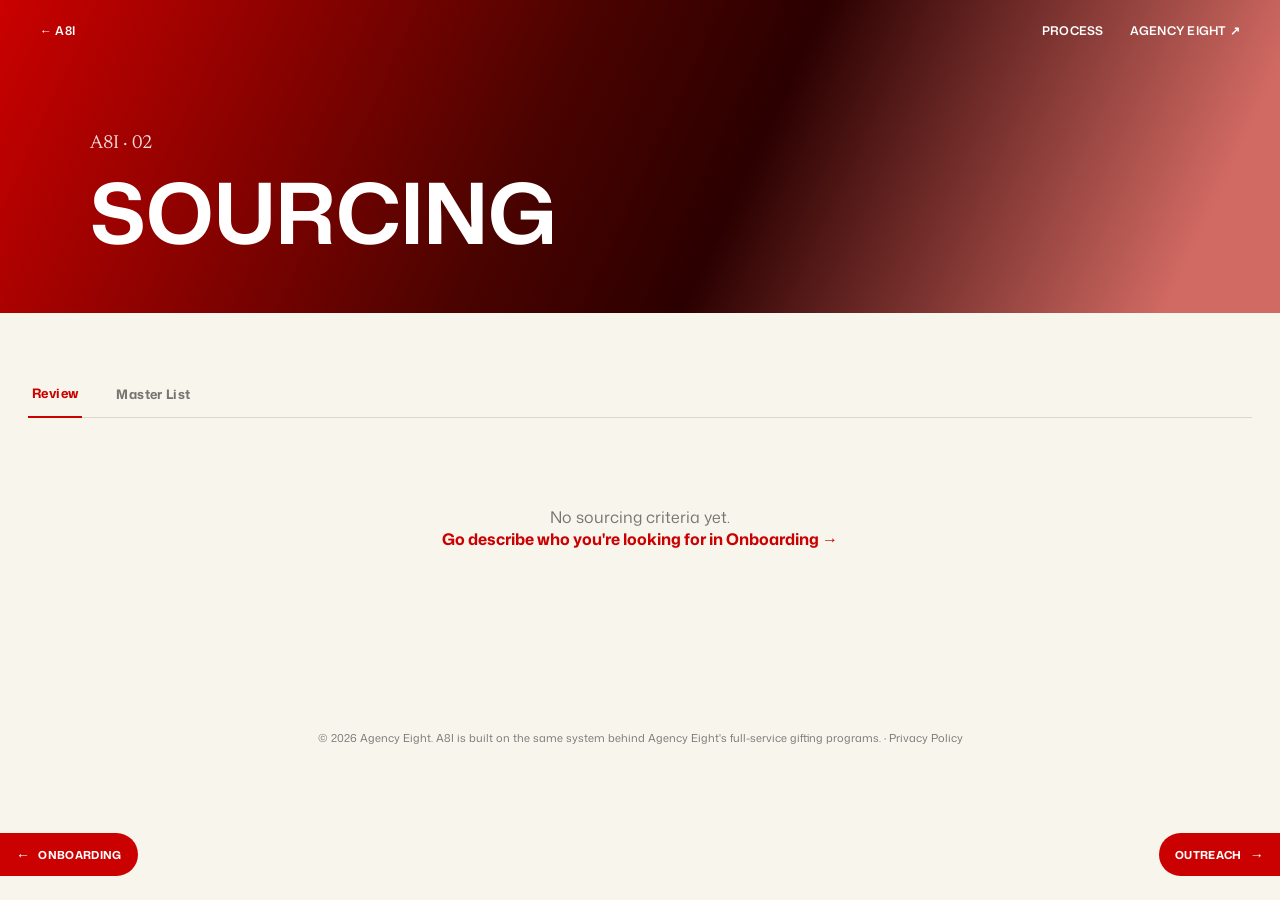
<file: docs/sourcing.html>
<!DOCTYPE html>
<html lang="en">
<head>
<meta charset="utf-8">
<meta name="viewport" content="width=device-width, initial-scale=1">
<title>Sourcing — A8I</title>
<link rel="icon" href="assets/icon-red.png">
<link rel="stylesheet" href="style.css">
</head>
<body>
<section class="hero" style="padding-bottom:40px">
<div id="header"></div>
  <div class="hero-inner" style="padding-top:50px">
    <div class="eyebrow">A8I &middot; 02</div>
    <h1>Sourcing</h1>
  </div>
</section>

<section class="section src-section" style="padding-top:60px">
  <div class="src-tabs" id="src-tabs">
    <button class="src-tab active" data-tab="review" type="button">Review</button>
    <button class="src-tab" data-tab="master" type="button">Master List</button>
  </div>
  <div id="content"></div>
</section>

<div id="page-nav"></div>
<div id="footer"></div>
<script src="common.js"></script>
<script>
document.getElementById("header").innerHTML = renderHeader({ onDark: true, back: "process.html" });
document.getElementById("footer").innerHTML = renderFooter();
document.getElementById("page-nav").innerHTML = renderPageNav("sourcing");

const DECISIONS_KEY = "a8i_creator_decisions";
const KNOWN_KEY = "a8i_known_creators";
const CAMPAIGNS_KEY = "a8i_campaigns";

function loadDecisions() { try { return JSON.parse(localStorage.getItem(DECISIONS_KEY) || "{}"); } catch { return {}; } }
function saveDecisions(d) { localStorage.setItem(DECISIONS_KEY, JSON.stringify(d)); }
function loadKnown() { try { return JSON.parse(localStorage.getItem(KNOWN_KEY) || "{}"); } catch { return {}; } }
function saveKnown(k) { localStorage.setItem(KNOWN_KEY, JSON.stringify(k)); }
function loadCampaigns() { try { return JSON.parse(localStorage.getItem(CAMPAIGNS_KEY) || "{}"); } catch { return {}; } }
function saveCampaigns(c) { localStorage.setItem(CAMPAIGNS_KEY, JSON.stringify(c)); }

let decisions = loadDecisions();
let campaigns = loadCampaigns();

function fmtFollowers(n) {
  return n == null ? "—" : n.toLocaleString();
}
function platLink(url, label) {
  return url ? `<a class="plat-link" href="${escHtml(url)}" target="_blank" rel="noopener">${escHtml(label)}</a>` : `<span class="dim">—</span>`;
}
function igCell(c) { return c.ig_handle ? platLink(c.ig_url, "@" + c.ig_handle) : `<span class="dim">—</span>`; }
function ttCell(c) { return c.tt_handle ? platLink(c.tt_url, "@" + c.tt_handle) : `<span class="dim">—</span>`; }
function cellOr(v) { return v ? escHtml(v) : `<span class="dim">—</span>`; }

// ── Follower range slider (same tiered scale as Onboarding's, duplicated
// here since this page has its own script scope) ─────────────────────────
const FOLLOWER_SCALE = [0, 1000, 5000, 10000, 25000, 50000, 100000, 250000, 500000, 1000000, 2000000, 5000000, 10000000, 25000000];
function followerIdxLabel(idx, isMax) {
  const v = FOLLOWER_SCALE[idx];
  if (v === 0) return "0";
  const label = v >= 1000000 ? (v / 1000000) + "M" : (v / 1000) + "K";
  return (isMax && idx === FOLLOWER_SCALE.length - 1) ? label + "+" : label;
}
function followerValueAtPct(pct) {
  return FOLLOWER_SCALE[Math.round((pct / 100) * (FOLLOWER_SCALE.length - 1))];
}
function rangeSliderHTML(prefix) {
  return `
    <div class="src-range-filter">
      <div class="src-range-label">Followers</div>
      <div class="range-slider" id="${prefix}-slider">
        <div class="range-track"></div>
        <div class="range-fill" id="${prefix}-fill"></div>
        <input type="range" min="0" max="100" value="0" id="${prefix}-min">
        <input type="range" min="0" max="100" value="100" id="${prefix}-max">
      </div>
      <div class="range-labels"><span id="${prefix}-min-label"></span><span>&ndash;</span><span id="${prefix}-max-label"></span></div>
    </div>
  `;
}
function initRangeSlider(prefix, onChange) {
  const fMin = document.getElementById(`${prefix}-min`);
  const fMax = document.getElementById(`${prefix}-max`);
  // Separated from the input handlers below: this only syncs the fill/label
  // UI and runs once at setup time, before `onChange` (which calls back into
  // this very function's return value) has actually been assigned yet.
  function syncUI() {
    document.getElementById(`${prefix}-fill`).style.left = fMin.value + "%";
    document.getElementById(`${prefix}-fill`).style.width = (fMax.value - fMin.value) + "%";
    document.getElementById(`${prefix}-min-label`).textContent = followerIdxLabel(Math.round((+fMin.value / 100) * (FOLLOWER_SCALE.length - 1)), false);
    document.getElementById(`${prefix}-max-label`).textContent = followerIdxLabel(Math.round((+fMax.value / 100) * (FOLLOWER_SCALE.length - 1)), true);
  }
  fMin.addEventListener("input", () => { if (+fMin.value > +fMax.value) fMin.value = fMax.value; syncUI(); onChange(); });
  fMax.addEventListener("input", () => { if (+fMax.value < +fMin.value) fMax.value = fMin.value; syncUI(); onChange(); });
  syncUI();
  return {
    getMin: () => followerValueAtPct(+fMin.value),
    getMax: () => (+fMax.value === 100 ? Infinity : followerValueAtPct(+fMax.value)),
  };
}

// ── Vertical multi-select (checkbox dropdown) ─────────────────────────────
function multiselectHTML(prefix, label) {
  return `
    <div class="multiselect" id="${prefix}">
      <button type="button" class="multiselect-btn" id="${prefix}-btn">All ${escHtml(label)}</button>
      <div class="multiselect-panel hidden" id="${prefix}-panel"></div>
    </div>
  `;
}
function initMultiselect(prefix, options, label, onChange) {
  const root = document.getElementById(prefix);
  const btn = document.getElementById(`${prefix}-btn`);
  const panel = document.getElementById(`${prefix}-panel`);
  const selected = new Set();

  panel.innerHTML = options.map(v => `
    <label><input type="checkbox" value="${escHtml(v)}"> ${escHtml(v)}</label>
  `).join("");

  function updateBtnLabel() {
    btn.textContent = selected.size === 0 ? `All ${label}` : `${selected.size} ${label} selected`;
  }
  panel.querySelectorAll("input[type=checkbox]").forEach(cb => {
    cb.addEventListener("change", () => {
      if (cb.checked) selected.add(cb.value); else selected.delete(cb.value);
      updateBtnLabel();
      onChange();
    });
  });
  btn.addEventListener("click", (e) => {
    e.stopPropagation();
    document.querySelectorAll(".multiselect-panel").forEach(p => { if (p !== panel) p.classList.add("hidden"); });
    panel.classList.toggle("hidden");
  });
  document.addEventListener("click", (e) => {
    if (!root.contains(e.target)) panel.classList.add("hidden");
  });
  return { getSelected: () => selected };
}

// ── Merge whatever matched this session into a durable "ever seen" cache,
// so approvals survive the next onboarding run overwriting the match result.
const saved = localStorage.getItem("a8i_match_result");
let known = loadKnown();
let criteria = null, matchSummary = null;

if (saved) {
  const parsed = JSON.parse(saved);
  criteria = parsed.criteria;
  matchSummary = parsed.data;
  const matched = (parsed.data.matched_creators || []).map(c => ({ ...c, bucket: "matched" }));
  const partial = (parsed.data.partial_creators || []).map(c => ({ ...c, bucket: "partial" }));
  [...matched, ...partial].forEach(c => { known[c.id] = c; });
  saveKnown(known);
}

const content = document.getElementById("content");
const tabs = document.querySelectorAll(".src-tab");
let activeTab = "review";

tabs.forEach(btn => {
  btn.addEventListener("click", () => {
    activeTab = btn.dataset.tab;
    tabs.forEach(b => b.classList.toggle("active", b === btn));
    renderActiveTab();
  });
});

function renderActiveTab() {
  if (activeTab === "review") renderReviewTab();
  else renderMasterTab();
}

function tableShell({ toolbar, columns, bodyId, extraClass = "" }) {
  return `
    ${toolbar}
    <p class="src-shown-count" id="shown-count"></p>
    <div class="src-table-wrap">
      <table class="src-table ${extraClass}">
        <thead><tr>${columns}</tr></thead>
        <tbody id="${bodyId}"></tbody>
      </table>
    </div>
  `;
}

// ── Tab 1: Review (approve / disapprove what this session matched) ───────
function renderReviewTab() {
  if (!saved) {
    content.innerHTML = `
      <div class="empty-state">
        No sourcing criteria yet.<br>
        <a href="onboarding.html">Go describe who you're looking for in Onboarding &rarr;</a>
      </div>
    `;
    return;
  }

  const matched = (matchSummary.matched_creators || []).map(c => ({ ...c, bucket: "matched" }));
  const partial = (matchSummary.partial_creators || []).map(c => ({ ...c, bucket: "partial" }));
  const allCreators = [...matched, ...partial];

  content.innerHTML = `
    <div class="src-label">Review Queue</div>
    <p class="review-summary">Based on: <em>"${escHtml(criteria.description || "(no description given)")}"</em> &middot;
      ${matchSummary.matched.toLocaleString()} confident match${matchSummary.matched === 1 ? "" : "es"}, ${matchSummary.partial.toLocaleString()} partial, out of ${matchSummary.total.toLocaleString()} test creators.</p>
    <div class="review-tally" id="tally"></div>
    ${tableShell({
      toolbar: `
        <div class="src-toolbar">
          <input type="search" id="src-search" placeholder="Search name or handle…">
          <select id="src-filter-bucket">
            <option value="">All (matched + needs review)</option>
            <option value="matched">Confident Matches</option>
            <option value="partial">Needs Review</option>
          </select>
          <select id="src-filter-client"><option value="">All clients</option></select>
          <select id="src-filter-gender"><option value="">All genders</option></select>
          <select id="src-filter-vote">
            <option value="">All (any vote status)</option>
            <option value="pending">Pending only</option>
            <option value="yes">Approved only</option>
            <option value="no">Disapproved only</option>
          </select>
          ${multiselectHTML("src-filter-vertical", "verticals")}
        </div>
        ${rangeSliderHTML("src-follower")}
      `,
      columns: `
        <th class="sort" data-col="name">Name <span class="sort-icon"></span></th>
        <th class="no-sort">Instagram</th>
        <th class="no-sort">TikTok</th>
        <th class="sort" data-col="followers">Followers <span class="sort-icon"></span></th>
        <th class="sort" data-col="vertical">Vertical <span class="sort-icon"></span></th>
        <th class="sort" data-col="location">Location <span class="sort-icon"></span></th>
        <th class="sort" data-col="age">Age <span class="sort-icon"></span></th>
        <th class="sort" data-col="gender">Gender <span class="sort-icon"></span></th>
        <th class="sort" data-col="client">Client <span class="sort-icon"></span></th>
        <th class="sort" data-col="bucket">Status <span class="sort-icon"></span></th>
        <th class="no-sort">Approve</th>
      `,
      bodyId: "src-tbody",
      extraClass: "review-table",
    })}
  `;

  const clientSel = document.getElementById("src-filter-client");
  [...new Set(allCreators.map(c => c.client).filter(Boolean))].sort().forEach(v => {
    clientSel.insertAdjacentHTML("beforeend", `<option value="${escHtml(v)}">${escHtml(v)}</option>`);
  });
  const genderSel = document.getElementById("src-filter-gender");
  [...new Set(allCreators.map(c => c.gender).filter(Boolean))].sort().forEach(v => {
    genderSel.insertAdjacentHTML("beforeend", `<option value="${escHtml(v)}">${escHtml(v)}</option>`);
  });
  const verticalOptions = [...new Set(allCreators.map(c => c.vertical).filter(Boolean))].sort();
  const verticalFilter = initMultiselect("src-filter-vertical", verticalOptions, "verticals", () => render());
  const followerFilter = initRangeSlider("src-follower", () => render());

  let sortCol = "followers", sortDir = "desc";

  function updateTally() {
    let approved = 0, disapproved = 0;
    allCreators.forEach(c => {
      if (decisions[c.id] === "yes") approved++;
      else if (decisions[c.id] === "no") disapproved++;
    });
    const pending = allCreators.length - approved - disapproved;
    document.getElementById("tally").innerHTML =
      `<span class="approved">${approved} approved</span><span class="disapproved">${disapproved} disapproved</span><span class="pending">${pending} pending</span>`;
  }

  function render() {
    const q = document.getElementById("src-search").value.trim().toLowerCase();
    const bucketFilter = document.getElementById("src-filter-bucket").value;
    const clientFilter = document.getElementById("src-filter-client").value;
    const genderFilter = document.getElementById("src-filter-gender").value;
    const voteFilter = document.getElementById("src-filter-vote").value;

    const verticalSelected = verticalFilter.getSelected();
    const fMin = followerFilter.getMin(), fMax = followerFilter.getMax();

    let rows = allCreators.filter(c => {
      if (bucketFilter && c.bucket !== bucketFilter) return false;
      if (clientFilter && c.client !== clientFilter) return false;
      if (genderFilter && c.gender !== genderFilter) return false;
      if (verticalSelected.size && !verticalSelected.has(c.vertical)) return false;
      const followers = c.followers || 0;
      if (followers < fMin || followers > fMax) return false;
      const vote = decisions[c.id] || "pending";
      if (voteFilter && vote !== voteFilter) return false;
      if (q && !`${c.name} ${c.ig_handle || ""} ${c.tt_handle || ""}`.toLowerCase().includes(q)) return false;
      return true;
    });

    rows.sort((a, b) => {
      let av = a[sortCol], bv = b[sortCol];
      if (sortCol === "followers") { av = av || 0; bv = bv || 0; }
      else { av = (av || "").toString().toLowerCase(); bv = (bv || "").toString().toLowerCase(); }
      if (av < bv) return sortDir === "asc" ? -1 : 1;
      if (av > bv) return sortDir === "asc" ? 1 : -1;
      return 0;
    });

    document.getElementById("shown-count").textContent = `Showing ${rows.length.toLocaleString()} of ${allCreators.length.toLocaleString()} loaded`;

    document.getElementById("src-tbody").innerHTML = rows.length ? rows.map(c => {
      const vote = decisions[c.id];
      return `
        <tr data-id="${escHtml(c.id)}" class="${vote === "no" ? "decided-no" : ""}">
          <td class="name-cell">${escHtml(c.name)}</td>
          <td>${igCell(c)}</td>
          <td>${ttCell(c)}</td>
          <td class="num-cell">${fmtFollowers(c.followers)}</td>
          <td>${cellOr(c.vertical)}</td>
          <td>${cellOr(c.location)}</td>
          <td>${cellOr(c.age)}</td>
          <td>${cellOr(c.gender)}</td>
          <td>${escHtml(c.client)}</td>
          <td>${c.bucket === "matched" ? "Match" : "Needs review"}</td>
          <td>
            <div class="yn-cell">
              <button class="yn-btn yes${vote === "yes" ? " active" : ""}" type="button" data-vote="yes">Y</button>
              <button class="yn-btn no${vote === "no" ? " active" : ""}" type="button" data-vote="no">N</button>
            </div>
          </td>
        </tr>
      `;
    }).join("") : `<tr><td colspan="11" class="dim" style="text-align:center;padding:30px">No creators match these filters.</td></tr>`;

    document.querySelectorAll(".src-table th.sort .sort-icon").forEach(el => el.textContent = "");
    const activeTh = document.querySelector(`.src-table th[data-col="${sortCol}"] .sort-icon`);
    if (activeTh) activeTh.textContent = sortDir === "asc" ? " ↑" : " ↓";

    document.querySelectorAll(".yn-btn").forEach(btn => {
      btn.addEventListener("click", () => {
        const row = btn.closest("tr");
        const id = row.dataset.id;
        const vote = btn.dataset.vote;
        if (decisions[id] === vote) delete decisions[id]; else decisions[id] = vote;
        saveDecisions(decisions);
        updateTally();
        render();
      });
    });
  }

  document.querySelectorAll(".src-table th.sort").forEach(th => {
    th.addEventListener("click", () => {
      const col = th.dataset.col;
      if (sortCol === col) sortDir = sortDir === "asc" ? "desc" : "asc";
      else { sortCol = col; sortDir = col === "followers" ? "desc" : "asc"; }
      render();
    });
  });
  ["src-search", "src-filter-bucket", "src-filter-client", "src-filter-gender", "src-filter-vote"].forEach(id => {
    document.getElementById(id).addEventListener("input", render);
  });

  updateTally();
  render();
}

// ── Tab 2: Master List (every creator ever approved, across sessions) ────
function renderMasterTab() {
  const approvedCreators = Object.values(known).filter(c => decisions[c.id] === "yes");

  if (!approvedCreators.length) {
    content.innerHTML = `
      <div class="empty-state">
        No creators approved yet.<br>
        Head to the Review tab and start voting "Y" on creators to build your master list.
      </div>
    `;
    return;
  }

  content.innerHTML = `
    <div class="src-label">Master List</div>
    <p class="review-summary">${approvedCreators.length.toLocaleString()} creator${approvedCreators.length === 1 ? "" : "s"} approved so far, across every onboarding run.</p>
    ${tableShell({
      toolbar: `
        <div class="src-toolbar">
          <input type="search" id="master-search" placeholder="Search name or handle…">
          <select id="master-filter-client"><option value="">All clients</option></select>
          <select id="master-filter-gender"><option value="">All genders</option></select>
          <select id="master-filter-campaign"><option value="">All campaigns</option></select>
          ${multiselectHTML("master-filter-vertical", "verticals")}
        </div>
        ${rangeSliderHTML("master-follower")}
      `,
      columns: `
        <th class="sort" data-col="name">Name <span class="sort-icon"></span></th>
        <th class="no-sort">Instagram</th>
        <th class="no-sort">TikTok</th>
        <th class="sort" data-col="followers">Followers <span class="sort-icon"></span></th>
        <th class="sort" data-col="vertical">Vertical <span class="sort-icon"></span></th>
        <th class="sort" data-col="location">Location <span class="sort-icon"></span></th>
        <th class="sort" data-col="age">Age <span class="sort-icon"></span></th>
        <th class="sort" data-col="gender">Gender <span class="sort-icon"></span></th>
        <th class="sort" data-col="client">Client <span class="sort-icon"></span></th>
        <th class="no-sort">Campaign</th>
        <th class="no-sort">Remove</th>
      `,
      bodyId: "master-tbody",
      extraClass: "master-table",
    })}
  `;

  const clientSel = document.getElementById("master-filter-client");
  [...new Set(approvedCreators.map(c => c.client).filter(Boolean))].sort().forEach(v => {
    clientSel.insertAdjacentHTML("beforeend", `<option value="${escHtml(v)}">${escHtml(v)}</option>`);
  });
  const genderSel = document.getElementById("master-filter-gender");
  [...new Set(approvedCreators.map(c => c.gender).filter(Boolean))].sort().forEach(v => {
    genderSel.insertAdjacentHTML("beforeend", `<option value="${escHtml(v)}">${escHtml(v)}</option>`);
  });
  const campaignSel = document.getElementById("master-filter-campaign");
  function refreshCampaignOptions() {
    const current = campaignSel.value;
    campaignSel.innerHTML = `<option value="">All campaigns</option>`;
    [...new Set(approvedCreators.map(c => campaigns[c.id]).filter(Boolean))].sort().forEach(v => {
      campaignSel.insertAdjacentHTML("beforeend", `<option value="${escHtml(v)}">${escHtml(v)}</option>`);
    });
    campaignSel.value = current;
  }
  refreshCampaignOptions();
  const verticalOptions = [...new Set(approvedCreators.map(c => c.vertical).filter(Boolean))].sort();
  const verticalFilter = initMultiselect("master-filter-vertical", verticalOptions, "verticals", () => render());
  const followerFilter = initRangeSlider("master-follower", () => render());

  let sortCol = "followers", sortDir = "desc";

  function render() {
    const q = document.getElementById("master-search").value.trim().toLowerCase();
    const clientFilter = document.getElementById("master-filter-client").value;
    const genderFilter = document.getElementById("master-filter-gender").value;
    const campaignFilter = document.getElementById("master-filter-campaign").value;
    const verticalSelected = verticalFilter.getSelected();
    const fMin = followerFilter.getMin(), fMax = followerFilter.getMax();

    let rows = approvedCreators.filter(c => {
      if (clientFilter && c.client !== clientFilter) return false;
      if (genderFilter && c.gender !== genderFilter) return false;
      if (campaignFilter && campaigns[c.id] !== campaignFilter) return false;
      if (verticalSelected.size && !verticalSelected.has(c.vertical)) return false;
      const followers = c.followers || 0;
      if (followers < fMin || followers > fMax) return false;
      if (q && !`${c.name} ${c.ig_handle || ""} ${c.tt_handle || ""}`.toLowerCase().includes(q)) return false;
      return true;
    });

    rows.sort((a, b) => {
      let av = a[sortCol], bv = b[sortCol];
      if (sortCol === "followers") { av = av || 0; bv = bv || 0; }
      else { av = (av || "").toString().toLowerCase(); bv = (bv || "").toString().toLowerCase(); }
      if (av < bv) return sortDir === "asc" ? -1 : 1;
      if (av > bv) return sortDir === "asc" ? 1 : -1;
      return 0;
    });

    document.getElementById("shown-count").textContent = `Showing ${rows.length.toLocaleString()} of ${approvedCreators.length.toLocaleString()} approved`;

    document.getElementById("master-tbody").innerHTML = rows.length ? rows.map(c => `
      <tr data-id="${escHtml(c.id)}">
        <td class="name-cell">${escHtml(c.name)}</td>
        <td>${igCell(c)}</td>
        <td>${ttCell(c)}</td>
        <td class="num-cell">${fmtFollowers(c.followers)}</td>
        <td>${cellOr(c.vertical)}</td>
        <td>${cellOr(c.location)}</td>
        <td>${cellOr(c.age)}</td>
        <td>${cellOr(c.gender)}</td>
        <td>${escHtml(c.client)}</td>
        <td><input type="text" class="campaign-input" data-id="${escHtml(c.id)}" value="${escHtml(campaigns[c.id] || "")}" placeholder="e.g. Fall Launch"></td>
        <td><button class="remove-btn" type="button">Remove</button></td>
      </tr>
    `).join("") : `<tr><td colspan="11" class="dim" style="text-align:center;padding:30px">No creators match these filters.</td></tr>`;

    document.querySelectorAll(".src-table th.sort .sort-icon").forEach(el => el.textContent = "");
    const activeTh = document.querySelector(`.src-table th[data-col="${sortCol}"] .sort-icon`);
    if (activeTh) activeTh.textContent = sortDir === "asc" ? " ↑" : " ↓";

    document.querySelectorAll(".remove-btn").forEach(btn => {
      btn.addEventListener("click", () => {
        const id = btn.closest("tr").dataset.id;
        decisions[id] = "no";
        saveDecisions(decisions);
        renderMasterTab();
      });
    });
    document.querySelectorAll(".campaign-input").forEach(input => {
      input.addEventListener("change", () => {
        const val = input.value.trim();
        if (val) campaigns[input.dataset.id] = val; else delete campaigns[input.dataset.id];
        saveCampaigns(campaigns);
        refreshCampaignOptions();
      });
    });
  }

  document.querySelectorAll(".src-table th.sort").forEach(th => {
    th.addEventListener("click", () => {
      const col = th.dataset.col;
      if (sortCol === col) sortDir = sortDir === "asc" ? "desc" : "asc";
      else { sortCol = col; sortDir = col === "followers" ? "desc" : "asc"; }
      render();
    });
  });
  ["master-search", "master-filter-client", "master-filter-gender", "master-filter-campaign"].forEach(id => {
    document.getElementById(id).addEventListener("input", render);
  });

  render();
}

renderActiveTab();
</script>
</body>
</html>
</file>
<file: docs/style.css>
@import url('https://fonts.googleapis.com/css2?family=Newsreader:opsz,wght@6..72,300;6..72,400&display=swap');

/* The real agency-eight.com headline/nav font is Mona Sans VARIABLE (not the
   static Google Fonts cut) at font-weight ~520 — nowhere near the 700/900 we
   used before. Self-hosted here (not loaded from Google Fonts) because that's
   the only way to get the true variable instance rather than fixed static
   weights. */
@font-face {
  font-family: 'Mona Sans Variable';
  src: url('assets/fonts/mona-sans-variable-latin.woff2') format('woff2-variations');
  font-weight: 200 900;
  font-display: swap;
}

:root {
  --red: #CA0100;
  --black: #000000;
  --burgundy: #1A0000;
  --maroon: #400707;
  --ivory: #F8F5ED;
  --white: #FFFFFF;
  --dim: rgba(0,0,0,.52);
  --line: rgba(0,0,0,.12);
  --green: #1A7A1A;
  --amber: #B8690A;
  --display: 'Mona Sans Variable', -apple-system, sans-serif;
  --accent-serif: 'Newsreader', Georgia, serif;
}

* { box-sizing: border-box; margin: 0; padding: 0; }
.hidden { display: none !important; }
html { scroll-behavior: smooth; }
body {
  font-family: var(--display);
  background: var(--ivory);
  color: var(--black);
}

a { color: inherit; text-decoration: none; }

/* ── Header ─────────────────────────────────────────────────────────── */
/* Fixed (not just in-flow) so the mark + nav stay pinned through the whole
   page scroll, the way agency-eight.com's does — transparent over the hero
   gradient at rest, gaining a solid backdrop once you scroll past it so it
   stays legible over whatever's beneath (see .scrolled, toggled in common.js). */
/* No bar/background ever — just the bare mark (top-left) and nav (top-right)
   floating, pinned through the whole scroll. Since every page's hero is the
   red gradient followed by the cream body, the floating mark/nav would go
   illegible once you scroll past it (white text on cream) — so common.js
   measures the hero's height and toggles .past-hero to swap to the red/black
   "on light" colors at that point, same as agency-eight.com itself does. */
.site-header {
  position: fixed; top: 0; left: 0; right: 0; z-index: 100;
  display: flex;
  align-items: center;
  justify-content: space-between;
  padding: 22px 40px;
  background: transparent;
}
.site-header.on-dark { color: var(--white); }
.brand-mark { display: flex; align-items: center; gap: 10px; font-weight: 600; }
.brand-mark .logo-mark { height: 28px; width: auto; flex-shrink: 0; display: block; }
.site-header.on-dark .brand-mark .logo-mark { filter: brightness(0) invert(1); }
.site-header.on-dark.past-hero .brand-mark .logo-mark { filter: none; }
.brand-mark .mark { font-size: 13px; letter-spacing: .02em; }
.site-header.on-dark.past-hero .brand-mark .mark { color: var(--black); }
.header-nav { display: flex; align-items: center; gap: 26px; font-size: 12px; font-weight: 600; letter-spacing: .02em; text-transform: uppercase; white-space: nowrap; }
@media (max-width: 480px) {
  .site-header { flex-wrap: wrap; gap: 10px; padding: 18px 20px; }
  .brand-mark .mark { font-size: 11px; }
  .header-nav { gap: 16px; }
}
.header-nav a { color: var(--red); }
.site-header.on-dark .header-nav a { color: var(--white); }
.site-header.on-dark.past-hero .header-nav a { color: var(--red); }
.header-nav a:hover { opacity: .75; }
.back-link { display: inline-flex; align-items: center; gap: 8px; font-size: 12px; font-weight: 600; letter-spacing: .02em; color: var(--red); }
.site-header.on-dark .back-link { color: var(--white); }
.site-header.on-dark.past-hero .back-link { color: var(--red); }

/* ── Gradient hero (reused on hub + area pages) ────────────────────── */
.hero {
  background: linear-gradient(115deg, #CA0100 0%, #4a0300 42%, #2b0000 58%, #d16a63 92%);
  color: var(--white);
  padding: 84px 40px 70px;
}
.hero-inner { max-width: 1100px; margin: 0 auto; padding-top: 70px; }
.eyebrow {
  font-family: var(--accent-serif); font-weight: 400;
  font-size: 19px; color: rgba(255,255,255,.86); margin-bottom: 18px;
}
.hero h1 {
  font-size: clamp(42px, 7vw, 84px);
  font-weight: 650; text-transform: uppercase; letter-spacing: -.01em;
  line-height: .98; margin-bottom: 20px;
}
.hero .sub {
  font-family: var(--accent-serif); font-weight: 300;
  font-size: clamp(17px, 2.2vw, 26px); color: rgba(255,255,255,.9); max-width: 46ch;
}
.hero .tagline {
  margin-top: 46px; font-size: 11px; font-weight: 600; letter-spacing: .06em;
  text-transform: uppercase; color: rgba(255,255,255,.6);
}
.hero-small { padding: 84px 40px 44px; }
.hero-small h1 { font-size: clamp(34px, 5vw, 56px); }

/* ── Legal / prose pages ────────────────────────────────────────────── */
.legal-block { max-width: 740px; margin: 0 auto; line-height: 1.7; }
.legal-block h3 { font-size: 19px; font-weight: 650; margin: 40px 0 12px; }
.legal-block h3:first-child { margin-top: 0; }
.legal-block p { color: var(--dim); margin-bottom: 16px; }
.legal-block ul { margin: 0 0 16px 20px; color: var(--dim); }
.legal-block li { margin-bottom: 10px; }
.legal-block a { color: var(--red); text-decoration: underline; }

/* ── Asterisk divider ───────────────────────────────────────────────── */
.asterisk-divider { text-align: center; padding: 54px 0; color: var(--red); font-size: 22px; letter-spacing: 18px; }

/* ── Section shell ──────────────────────────────────────────────────── */
.section { max-width: 1100px; margin: 0 auto; padding: 0 40px 90px; }
.section-head { text-align: center; margin-bottom: 56px; }
.section-head h2 {
  font-size: clamp(32px, 4.5vw, 52px); font-weight: 700; text-transform: uppercase;
  letter-spacing: -.01em; margin-bottom: 14px;
}
.section-head .sub {
  font-family: var(--accent-serif); font-weight: 300;
  font-size: 19px; color: var(--dim);
}

/* ── Area cards (hub) ───────────────────────────────────────────────── */
/* No logo inside the boxes — see .process-row / .side-logo below instead,
   which flank the grid in the page margins. Cards are transparent
   "windows" onto the grid's own red fill, with a border standing in for
   the old grid-gap dividers. */
.card-grid {
  display: grid; grid-template-columns: repeat(3, 1fr); gap: 0;
  position: relative; background: var(--red); overflow: hidden;
}
@media (max-width: 760px) { .card-grid { grid-template-columns: 1fr; } }

/* Breaks out of .section's max-width to span the full viewport, so the
   side logos can sit in the actual page margins rather than being
   squeezed next to the grid. The grid itself keeps its original width,
   centered exactly as before. */
.process-row { display: flex; align-items: stretch; position: relative; width: 100vw; left: 50%; transform: translateX(-50%); }
.process-row .card-grid { flex: 0 0 auto; width: min(100% - 80px, 1020px); margin: 0 auto; }
.side-logo { flex: 1 1 0; display: flex; align-items: center; justify-content: center; min-width: 0; }
.side-logo .mark { width: 120px; height: 120px; background: url('assets/icon-red.png') center / contain no-repeat; opacity: .22; }
@media (max-width: 900px) { .side-logo { display: none; } }
.area-card {
  color: var(--white); background: transparent;
  border: 1px solid rgba(255,255,255,.18);
  aspect-ratio: 4/3.1;
  display: flex; flex-direction: column; justify-content: flex-end;
  padding: 26px; position: relative;
  transition: background .15s ease;
}
.area-card:hover { background: rgba(255,255,255,.06); }
.area-card h3 {
  font-size: 23px; font-weight: 700; text-transform: uppercase; line-height: 1.12; margin-bottom: 6px;
}
.area-card p { font-size: 12.5px; color: rgba(255,255,255,.72); max-width: 32ch; }
.area-card .arrow { margin-top: 16px; font-size: 18px; display: inline-block; }
.area-card.span-full { grid-column: 1 / -1; aspect-ratio: auto; min-height: 180px; }

/* ── Numbered rows (area pages) ─────────────────────────────────────── */
.row-list { border-top: 1px solid var(--line); }
.row-item { display: grid; grid-template-columns: 56px 1fr; gap: 28px; padding: 40px 0; border-bottom: 1px solid var(--line); }
@media (max-width: 700px) { .row-item { grid-template-columns: 1fr; gap: 14px; } }
.row-badge {
  width: 40px; height: 40px; border-radius: 50%; border: 1.5px solid var(--red); color: var(--red);
  display: flex; align-items: center; justify-content: center; font-weight: 700; font-size: 14px;
}
.row-item h3 {
  color: var(--red); font-size: 20px; font-weight: 700; text-transform: uppercase; letter-spacing: .01em; margin-bottom: 14px;
}
.row-item .status-pill { display: inline-flex; align-items: center; gap: 6px; font-size: 10px; font-weight: 700; letter-spacing: .08em; text-transform: uppercase; padding: 3px 10px; border-radius: 20px; margin-left: 12px; vertical-align: middle; }
.row-item .status-pill.focus { background: rgba(202,1,0,.1); color: var(--red); }
.row-item .status-pill.focus .dot { width: 5px; height: 5px; border-radius: 50%; background: var(--red); display: inline-block; animation: pulse 1.8s ease-in-out infinite; margin-right: 5px; }
.row-item .status-pill.later { border: 1px solid var(--line); color: var(--dim); }
@keyframes pulse { 0%,100% { opacity: 1; } 50% { opacity: .3; } }
.row-item .row-note { font-family: var(--accent-serif); color: var(--dim); font-size: 15px; margin-bottom: 18px; max-width: 56ch; }

/* ── Outline tree (nested content inside a row) ────────────────────── */
.outline { list-style: none; }
.outline-branch { position: relative; padding: 8px 0 8px 24px; border-left: 1px solid var(--line); margin-left: 6px; }
.outline-branch:last-child { border-left: 1px solid transparent; }
.outline-branch::before { content:""; position:absolute; left:-1px; top:18px; width:18px; height:1px; background:var(--line); }
.outline ol { list-style: none; }
.leaf { font-size: 14px; color: var(--black); line-height: 1.5; display: flex; align-items: flex-start; gap: 9px; flex-wrap: wrap; }
.leaf::before { content:""; width:5px; height:5px; border-radius:50%; background: var(--dim); margin-top:7px; flex-shrink:0; }
.leaf.q { color: var(--dim); font-family: var(--accent-serif); font-size: 15px; }
.leaf.q::before { background: var(--red); }
.annotation { display:inline-flex; align-items:center; gap:6px; font-size:10.5px; font-weight:700; color:var(--red); background:rgba(202,1,0,.08); border:1px solid rgba(202,1,0,.25); padding:2px 9px 2px 3px; border-radius:20px; }
.annotation .avatar { width:15px; height:15px; border-radius:50%; background:var(--red); color:var(--white); font-size:8.5px; font-weight:700; display:flex; align-items:center; justify-content:center; }

/* ── Buttons ────────────────────────────────────────────────────────── */
.btn { display: inline-flex; align-items: center; gap: 10px; padding: 14px 26px; border-radius: 999px; font-size: 12px; font-weight: 600; letter-spacing: .02em; text-transform: uppercase; }
.btn-solid { background: var(--red); color: var(--white); }
.btn-outline { border: 1.5px solid var(--red); color: var(--red); }
.btn:hover { filter: brightness(1.1); }

/* ── Floating CTA card ──────────────────────────────────────────────── */
.cta-wrap { background: linear-gradient(115deg, #CA0100 0%, #4a0300 42%, #2b0000 58%, #d16a63 92%); padding: 90px 40px; }
.cta-card { max-width: 820px; margin: 0 auto; background: var(--ivory); padding: 70px 40px; text-align: center; }
.cta-card .star { color: var(--red); font-size: 26px; margin-bottom: 18px; }
.cta-card .eyebrow { font-family: var(--accent-serif); color: var(--red); font-size: 18px; margin-bottom: 10px; }
.cta-card h2 { font-size: clamp(26px, 4vw, 40px); font-weight: 650; text-transform: uppercase; margin-bottom: 30px; line-height: 1.12; }
.cta-card .btns { display: flex; gap: 14px; justify-content: center; flex-wrap: wrap; }

/* ── Product forms (area pages) ─────────────────────────────────────── */
.product-shell { max-width: 760px; margin: 0 auto; }
.form-block { padding: 44px 0; border-bottom: 1px solid var(--line); }
.form-block:first-child { padding-top: 0; }
.form-block-label {
  font-size: 11px; font-weight: 700; letter-spacing: .04em; text-transform: uppercase;
  color: var(--red); margin-bottom: 18px;
}
/* Outreach Copy tab — generated output */
.copy-toolbar { margin-bottom: 20px; }
.copy-block-head { display: flex; align-items: center; justify-content: space-between; gap: 12px; margin-bottom: 14px; }
.copy-block-actions { display: flex; gap: 8px; flex-shrink: 0; }
.copy-fillin { background: rgba(184,105,10,.12); color: var(--amber); font-weight: 600; padding: 1px 3px; }

.field { margin-bottom: 22px; }
.field:last-child { margin-bottom: 0; }
.field label { display: block; font-size: 13.5px; font-weight: 600; margin-bottom: 8px; }
.field .hint { font-size: 12px; color: var(--dim); margin-top: 6px; }
.field input[type=text], .field input[type=number], .field select, .field textarea,
.assist-input-row input[type=text], .modal-card input[type=text], .modal-card input[type=password] {
  width: 100%; font-family: var(--display); font-size: 14px; color: var(--black);
  background: var(--white); border: 1.5px solid var(--line); border-radius: 0;
  padding: 11px 14px; outline: none; transition: border-color .15s ease;
}
.field input:focus, .field select:focus, .field textarea:focus, .assist-input-row input:focus, .modal-card input:focus { border-color: var(--red); }
.field textarea { resize: vertical; min-height: 84px; }
.field-row { display: grid; grid-template-columns: repeat(4, 1fr); gap: 14px; }
.field-row-3 { grid-template-columns: repeat(3, 1fr); }
@media (max-width: 640px) { .field-row, .field-row-3 { grid-template-columns: 1fr 1fr; } }

.checkbox-group { display: flex; flex-direction: column; gap: 10px; }
.checkbox-group label {
  display: flex; align-items: center; gap: 10px; font-size: 14px; font-weight: 400;
  margin-bottom: 0; cursor: pointer; color: var(--black);
}
.checkbox-group input[type=checkbox] { accent-color: var(--red); width: 16px; height: 16px; cursor: pointer; flex-shrink: 0; }

.range-slider { position: relative; height: 30px; margin-top: 10px; }
.range-track { position: absolute; top: 50%; left: 0; right: 0; height: 4px; background: var(--line); border-radius: 2px; transform: translateY(-50%); }
.range-fill { position: absolute; top: 50%; height: 4px; background: var(--red); border-radius: 2px; transform: translateY(-50%); }
.range-slider input[type=range] {
  position: absolute; top: 0; left: 0; width: 100%; height: 30px; margin: 0;
  background: transparent; -webkit-appearance: none; appearance: none; pointer-events: none;
}
.range-slider input[type=range]::-webkit-slider-runnable-track { background: transparent; }
.range-slider input[type=range]::-moz-range-track { background: transparent; }
.range-slider input[type=range]::-webkit-slider-thumb {
  -webkit-appearance: none; pointer-events: auto; width: 18px; height: 18px; border-radius: 50%;
  background: var(--red); border: 2px solid var(--white); box-shadow: 0 1px 4px rgba(0,0,0,.35);
  cursor: pointer; margin-top: 6px;
}
.range-slider input[type=range]::-moz-range-thumb {
  pointer-events: auto; width: 18px; height: 18px; border-radius: 50%; background: var(--red);
  border: 2px solid var(--white); box-shadow: 0 1px 4px rgba(0,0,0,.35); cursor: pointer;
}
.range-labels { display: flex; justify-content: space-between; font-size: 12.5px; font-weight: 600; color: var(--red); margin-top: 4px; max-width: 90px; }
.range-labels span:nth-child(2) { color: var(--dim); font-weight: 400; }

.upload-zone {
  border: 1.5px dashed var(--line); border-radius: 0; padding: 32px 20px;
  text-align: center; color: var(--dim); font-size: 13.5px; cursor: pointer; transition: border-color .15s ease, background .15s ease;
}
.upload-zone:hover { border-color: var(--red); background: rgba(202,1,0,.03); }
.upload-zone .icon { font-size: 22px; color: var(--red); margin-bottom: 8px; }
.upload-zone strong { color: var(--black); }

.form-cta { display: flex; justify-content: flex-end; padding: 36px 0 0; }
a.btn[aria-disabled="true"] { opacity: .4; pointer-events: none; cursor: not-allowed; }

.brief-list { margin-top: 10px; display: flex; flex-direction: column; gap: 6px; }
.brief-item { display: flex; align-items: center; justify-content: space-between; gap: 10px; font-size: 12.5px; background: var(--white); border: 1.5px solid var(--line); border-radius: 0; padding: 8px 12px; }
.brief-item .name { font-weight: 600; }
.brief-item .meta { color: var(--dim); margin-left: 6px; font-weight: 400; }
.brief-item .remove { color: var(--red); cursor: pointer; font-weight: 700; background: none; border: none; font-size: 14px; line-height: 1; }
.brief-item.uploading { opacity: .55; }

/* ── Sourcing review table ──────────────────────────────────────────── */
.src-section { max-width: 1680px; padding-left: 28px; padding-right: 28px; }
.src-tabs { display: flex; gap: 8px; margin-bottom: 28px; border-bottom: 1px solid var(--line); }
.src-tab {
  font-family: var(--display); font-size: 13px; font-weight: 700; letter-spacing: .03em;
  padding: 10px 4px 14px; margin-right: 22px; border: none; background: none; cursor: pointer;
  color: var(--dim); position: relative; top: 1px;
}
.src-tab.active { color: var(--red); border-bottom: 2px solid var(--red); }

.src-label {
  font-size: 11px; font-weight: 700; letter-spacing: .04em; text-transform: uppercase;
  color: var(--red); margin-bottom: 10px;
}
.review-summary { font-size: 14px; color: var(--dim); margin-bottom: 10px; }
.review-tally { display: flex; gap: 24px; font-size: 13px; font-weight: 700; margin-bottom: 20px; }
.review-tally .approved { color: #1a7a1a; }
.review-tally .disapproved { color: var(--red); }
.review-tally .pending { color: var(--dim); }

.src-toolbar { display: flex; gap: 10px; flex-wrap: wrap; align-items: center; margin-bottom: 16px; }
.src-toolbar input[type=search], .src-toolbar select {
  font-family: var(--display); font-size: 13px; font-weight: 600; padding: 10px 14px; border: 1.5px solid var(--line);
  border-radius: 0; background: var(--white); color: var(--black); outline: none; transition: border-color .15s ease;
}
.src-toolbar select {
  appearance: none; -webkit-appearance: none;
  background-image: url("data:image/svg+xml,%3Csvg xmlns='http://www.w3.org/2000/svg' width='10' height='6' viewBox='0 0 10 6'%3E%3Cpath d='M1 1l4 4 4-4' stroke='%23CA0100' stroke-width='1.6' fill='none' stroke-linecap='round' stroke-linejoin='round'/%3E%3C/svg%3E");
  background-repeat: no-repeat; background-position: right 12px center; padding-right: 30px;
}
.src-toolbar input[type=search] { min-width: 220px; flex: 1 1 220px; }
.src-toolbar input[type=search]:focus, .src-toolbar select:focus { border-color: var(--red); }
.src-shown-count { font-size: 12px; color: var(--dim); margin: 0 0 10px; }

/* ── Vertical multi-select (checkbox dropdown) ─────────────────────── */
.multiselect { position: relative; }
.multiselect-btn {
  font-family: var(--display); font-size: 13px; font-weight: 600; padding: 10px 30px 10px 14px;
  border: 1.5px solid var(--line); border-radius: 0; background: var(--white); color: var(--black);
  cursor: pointer; white-space: nowrap; position: relative;
}
.multiselect-btn::after {
  content: ""; position: absolute; right: 12px; top: 50%; width: 10px; height: 6px; transform: translateY(-50%);
  background: url("data:image/svg+xml,%3Csvg xmlns='http://www.w3.org/2000/svg' width='10' height='6' viewBox='0 0 10 6'%3E%3Cpath d='M1 1l4 4 4-4' stroke='%23CA0100' stroke-width='1.6' fill='none' stroke-linecap='round' stroke-linejoin='round'/%3E%3C/svg%3E") no-repeat center / contain;
}
.multiselect-btn:focus { outline: none; border-color: var(--red); }
.multiselect-panel {
  position: absolute; top: calc(100% + 4px); right: 0; z-index: 30; min-width: 220px; max-height: 260px;
  overflow-y: auto; background: var(--white); border: 1.5px solid var(--line); padding: 6px 0;
}
.multiselect-panel.hidden { display: none; }
.multiselect-panel label {
  display: flex; align-items: center; gap: 10px; padding: 8px 14px; font-size: 13px; font-weight: 500; cursor: pointer;
}
.multiselect-panel label:hover { background: var(--ivory); }
.multiselect-panel input[type=checkbox] { accent-color: var(--red); width: 15px; height: 15px; cursor: pointer; flex-shrink: 0; }

/* ── Follower range slider (reuses Onboarding's slider visuals) ────── */
.src-range-filter { width: 100%; margin-top: 14px; max-width: 320px; }
.src-range-label { font-size: 10px; font-weight: 700; letter-spacing: .04em; text-transform: uppercase; color: var(--dim); margin-bottom: 4px; }

/* No boxed card (border/radius/shadow) — the black header bar is the frame,
   rows sit flush against the page rather than floating in a bordered panel. */
.src-table-wrap { background: var(--white); margin-bottom: 40px; }
table.src-table { border-collapse: collapse; width: 100%; table-layout: fixed; font-size: 13.5px; }
@media (max-width: 1200px) {
  .src-table th, .src-table td { padding: 10px 7px; font-size: 11.5px; }
  .src-table thead th { font-size: 9px; }
}
.src-table th, .src-table td { padding: 14px 12px; border-bottom: 1px solid var(--line); text-align: left; overflow: hidden; text-overflow: ellipsis; white-space: nowrap; }
.src-table thead th {
  background: var(--black); font-weight: 600; text-transform: uppercase; font-size: 10.5px; letter-spacing: .03em;
  color: rgba(255,255,255,.65); cursor: pointer; user-select: none; white-space: nowrap; border-bottom: 2px solid var(--red);
  padding-top: 16px; padding-bottom: 16px;
}
.src-table thead th.no-sort { cursor: default; }
.src-table thead th .sort-icon { color: var(--red); }
.src-table tbody tr:hover { background: var(--ivory); }
.src-table tbody tr.decided-no { opacity: .4; }
.src-table td.name-cell { font-weight: 700; color: var(--black); }
.src-table td.num-cell { font-variant-numeric: tabular-nums; }
.src-table a.plat-link { color: var(--red); text-decoration: none; font-weight: 600; }
.src-table a.plat-link:hover { text-decoration: underline; }
.src-table .handle-dup { background: rgba(202,1,0,.1); border: 1px solid var(--red); padding: 2px 6px; display: inline-block; }
.src-table .dim { color: var(--dim); }
.src-table .yn-cell { display: flex; gap: 6px; }

.yn-btn { width: 26px; height: 26px; border-radius: 50%; border: 1.5px solid var(--line); background: var(--white); font-weight: 700; font-size: 11px; cursor: pointer; transition: all .1s ease; flex-shrink: 0; }
.yn-btn.yes { color: #1a7a1a; }
.yn-btn.no { color: var(--red); }
.yn-btn.yes.active { background: #1a7a1a; color: var(--white); border-color: #1a7a1a; }
.yn-btn.no.active { background: var(--red); color: var(--white); border-color: var(--red); }

.remove-btn {
  font-family: var(--display); font-size: 11px; font-weight: 600; letter-spacing: .02em;
  color: var(--red); background: none; border: 1.5px solid var(--line); border-radius: 0;
  padding: 6px 10px; cursor: pointer; transition: all .1s ease;
}
.remove-btn:hover { background: var(--red); color: var(--white); border-color: var(--red); }

.campaign-input {
  width: 100%; font-family: var(--display); font-size: 12.5px; font-weight: 600; color: var(--black);
  padding: 6px 8px; border: 1.5px solid transparent; border-radius: 0; background: transparent; outline: none;
}
.campaign-input::placeholder { color: var(--dim); font-weight: 400; }
.campaign-input:hover, .campaign-input:focus { border-color: var(--line); background: var(--white); }
.campaign-input:focus { border-color: var(--red); }

.src-table.review-table th:nth-child(1),  .src-table.review-table td:nth-child(1)  { width: 12%; }
.src-table.review-table th:nth-child(2),  .src-table.review-table td:nth-child(2)  { width: 11%; }
.src-table.review-table th:nth-child(3),  .src-table.review-table td:nth-child(3)  { width: 11%; }
.src-table.review-table th:nth-child(4),  .src-table.review-table td:nth-child(4)  { width: 9%; text-align: right; }
.src-table.review-table th:nth-child(5),  .src-table.review-table td:nth-child(5)  { width: 13%; }
.src-table.review-table th:nth-child(6),  .src-table.review-table td:nth-child(6)  { width: 6%; }
.src-table.review-table th:nth-child(7),  .src-table.review-table td:nth-child(7)  { width: 5%; }
.src-table.review-table th:nth-child(8),  .src-table.review-table td:nth-child(8)  { width: 6%; }
.src-table.review-table th:nth-child(9),  .src-table.review-table td:nth-child(9)  { width: 11%; }
.src-table.review-table th:nth-child(10), .src-table.review-table td:nth-child(10) { width: 9%; }
.src-table.review-table th:nth-child(11), .src-table.review-table td:nth-child(11) { width: 7%; }

.src-table.master-table th:nth-child(1), .src-table.master-table td:nth-child(1) { width: 11%; }
.src-table.master-table th:nth-child(2), .src-table.master-table td:nth-child(2) { width: 11%; }
.src-table.master-table th:nth-child(3), .src-table.master-table td:nth-child(3) { width: 11%; }
.src-table.master-table th:nth-child(4), .src-table.master-table td:nth-child(4) { width: 9%; text-align: right; }
.src-table.master-table th:nth-child(5), .src-table.master-table td:nth-child(5) { width: 11%; }
.src-table.master-table th:nth-child(6), .src-table.master-table td:nth-child(6) { width: 6%; }
.src-table.master-table th:nth-child(7), .src-table.master-table td:nth-child(7) { width: 6%; }
.src-table.master-table th:nth-child(8), .src-table.master-table td:nth-child(8) { width: 6%; }
.src-table.master-table th:nth-child(9), .src-table.master-table td:nth-child(9) { width: 10%; }
.src-table.master-table th:nth-child(10), .src-table.master-table td:nth-child(10) { width: 12%; }
.src-table.master-table th:nth-child(11), .src-table.master-table td:nth-child(11) { width: 7%; }

.src-table.track-table th:nth-child(1), .src-table.track-table td:nth-child(1) { width: 10%; }
.src-table.track-table th:nth-child(2), .src-table.track-table td:nth-child(2) { width: 9%; }
.src-table.track-table th:nth-child(3), .src-table.track-table td:nth-child(3) { width: 9%; }
.src-table.track-table th:nth-child(4), .src-table.track-table td:nth-child(4) { width: 7%; }
.src-table.track-table th:nth-child(5), .src-table.track-table td:nth-child(5) { width: 7%; }
.src-table.track-table th:nth-child(6), .src-table.track-table td:nth-child(6) { width: 11%; }
.src-table.track-table th:nth-child(7), .src-table.track-table td:nth-child(7) { width: 12%; }
.src-table.track-table th:nth-child(8), .src-table.track-table td:nth-child(8) { width: 9%; }
.src-table.track-table th:nth-child(9), .src-table.track-table td:nth-child(9) { width: 9%; }
.src-table.track-table th:nth-child(10), .src-table.track-table td:nth-child(10) { width: 9%; }
.src-table.track-table th:nth-child(11), .src-table.track-table td:nth-child(11) { width: 8%; }
/* Do Not Contact / Updated At headers are long and these columns are
   narrow — let the header text wrap to two lines instead of getting
   clipped by the table's default nowrap+ellipsis. */
.src-table.track-table th:nth-child(10), .src-table.track-table th:nth-child(11) { white-space: normal; line-height: 1.25; }

.src-table.gift-table th:nth-child(1), .src-table.gift-table td:nth-child(1) { width: 4%; }
.src-table.gift-table th:nth-child(2), .src-table.gift-table td:nth-child(2) { width: 6%; }
.src-table.gift-table th:nth-child(3), .src-table.gift-table td:nth-child(3) { width: 8%; }
.src-table.gift-table th:nth-child(4), .src-table.gift-table td:nth-child(4) { width: 8%; }
.src-table.gift-table th:nth-child(5), .src-table.gift-table td:nth-child(5) { width: 9%; }
.src-table.gift-table th:nth-child(6), .src-table.gift-table td:nth-child(6) { width: 9%; }
.src-table.gift-table th:nth-child(7), .src-table.gift-table td:nth-child(7) { width: 8%; }
.src-table.gift-table th:nth-child(8), .src-table.gift-table td:nth-child(8) { width: 7%; }
.src-table.gift-table th:nth-child(9), .src-table.gift-table td:nth-child(9) { width: 12%; }
.src-table.gift-table th:nth-child(10), .src-table.gift-table td:nth-child(10) { width: 8%; }
.src-table.gift-table th:nth-child(11), .src-table.gift-table td:nth-child(11) { width: 9%; }
.src-table.gift-table th:nth-child(12), .src-table.gift-table td:nth-child(12) { width: 11%; }

.src-table.formgen-table th:nth-child(1), .src-table.formgen-table td:nth-child(1) { width: 15%; }
.src-table.formgen-table th:nth-child(2), .src-table.formgen-table td:nth-child(2) { width: 13%; }
.src-table.formgen-table th:nth-child(3), .src-table.formgen-table td:nth-child(3) { width: 13%; }
.src-table.formgen-table th:nth-child(4), .src-table.formgen-table td:nth-child(4) { width: 13%; }
.src-table.formgen-table th:nth-child(5), .src-table.formgen-table td:nth-child(5) { width: 32%; }
.src-table.formgen-table th:nth-child(6), .src-table.formgen-table td:nth-child(6) { width: 14%; }

.src-table.order-table th:nth-child(1), .src-table.order-table td:nth-child(1) { width: 7%; }
.src-table.order-table th:nth-child(2), .src-table.order-table td:nth-child(2) { width: 10%; }
.src-table.order-table th:nth-child(3), .src-table.order-table td:nth-child(3) { width: 10%; }
.src-table.order-table th:nth-child(4), .src-table.order-table td:nth-child(4) { width: 10%; }
.src-table.order-table th:nth-child(5), .src-table.order-table td:nth-child(5) { width: 16%; }
.src-table.order-table th:nth-child(6), .src-table.order-table td:nth-child(6) { width: 13%; }
.src-table.order-table th:nth-child(7), .src-table.order-table td:nth-child(7) { width: 11%; }
.src-table.order-table th:nth-child(8), .src-table.order-table td:nth-child(8) { width: 11%; }
.src-table.order-table th:nth-child(9), .src-table.order-table td:nth-child(9) { width: 12%; }

.src-table.content-table th:nth-child(1), .src-table.content-table td:nth-child(1) { width: 4%; }
.src-table.content-table th:nth-child(2), .src-table.content-table td:nth-child(2) { width: 7%; }
.src-table.content-table th:nth-child(3), .src-table.content-table td:nth-child(3) { width: 13%; }
.src-table.content-table th:nth-child(4), .src-table.content-table td:nth-child(4) { width: 9%; }
.src-table.content-table th:nth-child(5), .src-table.content-table td:nth-child(5) { width: 11%; }
.src-table.content-table th:nth-child(6), .src-table.content-table td:nth-child(6) { width: 8%; }
.src-table.content-table th:nth-child(7), .src-table.content-table td:nth-child(7) { width: 6%; }
.src-table.content-table th:nth-child(8), .src-table.content-table td:nth-child(8) { width: 7%; text-align: right; }
.src-table.content-table th:nth-child(9), .src-table.content-table td:nth-child(9) { width: 7%; text-align: right; }
.src-table.content-table th:nth-child(10), .src-table.content-table td:nth-child(10) { width: 7%; text-align: right; }
.src-table.content-table th:nth-child(11), .src-table.content-table td:nth-child(11) { width: 9%; text-align: right; }
.src-table.content-table th:nth-child(12), .src-table.content-table td:nth-child(12) { width: 8%; text-align: right; }
.src-table.content-table th:nth-child(13), .src-table.content-table td:nth-child(13) { width: 4%; }

/* ── Reporting (same red-box treatment as the hub's area-card grid —
   cards are transparent windows onto a shared red fill, divided by a
   faint white border rather than a gap). ──────────────────────────── */
.kpi-grid {
  display: grid; grid-template-columns: repeat(4, 1fr); gap: 0;
  background: var(--red); margin-bottom: 44px;
}
@media (max-width: 900px) { .kpi-grid { grid-template-columns: 1fr 1fr; } }
.kpi-tile { color: var(--white); border: 1px solid rgba(255,255,255,.18); padding: 24px 22px; }
.kpi-tile .kpi-value { font-family: var(--display); font-size: 30px; font-weight: 650; line-height: 1; margin-bottom: 8px; }
.kpi-tile .kpi-label { font-size: 10.5px; font-weight: 700; text-transform: uppercase; letter-spacing: .04em; color: rgba(255,255,255,.72); }

/* ── Report toolbar (campaign + date range) ─────────────────────────── */
.report-toolbar { display: flex; gap: 10px; flex-wrap: wrap; align-items: flex-end; margin-bottom: 28px; }
.report-fld label {
  display: block; font-size: 10px; font-weight: 700; letter-spacing: .04em; text-transform: uppercase;
  color: var(--dim); margin-bottom: 6px;
}
.report-toolbar input[type=date] {
  font-family: var(--display); font-size: 13px; font-weight: 600; padding: 10px 12px; border: 1.5px solid var(--line);
  border-radius: 0; background: var(--white); color: var(--black); outline: none;
}
.report-toolbar input[type=date]:focus { border-color: var(--red); }
.report-toolbar select {
  font-family: var(--display); font-size: 13px; font-weight: 600; padding: 10px 30px 10px 14px; border: 1.5px solid var(--line);
  border-radius: 0; background: var(--white); color: var(--black); outline: none; cursor: pointer;
  appearance: none; -webkit-appearance: none;
  background-image: url("data:image/svg+xml,%3Csvg xmlns='http://www.w3.org/2000/svg' width='10' height='6' viewBox='0 0 10 6'%3E%3Cpath d='M1 1l4 4 4-4' stroke='%23CA0100' stroke-width='1.6' fill='none' stroke-linecap='round' stroke-linejoin='round'/%3E%3C/svg%3E");
  background-repeat: no-repeat; background-position: right 12px center;
}
.report-toolbar select:focus { border-color: var(--red); }

/* ── Top engaged posts ──────────────────────────────────────────────── */
.top-posts-card { background: var(--white); border: 1px solid var(--line); padding: 26px 28px; margin-bottom: 40px; }
.top-posts-card h3 { font-size: 15px; font-weight: 700; text-transform: uppercase; letter-spacing: .02em; margin-bottom: 16px; }
.top-post-row { display: flex; align-items: center; gap: 14px; padding: 10px 0; border-bottom: 1px solid var(--line); font-size: 13px; flex-wrap: wrap; }
.top-post-row:last-child { border-bottom: none; }
.top-post-row .rank { font-weight: 700; color: var(--red); width: 24px; flex-shrink: 0; }
.top-post-row .dim { color: var(--dim); font-size: 12px; }

/* ── Weekly report table ────────────────────────────────────────────── */
table.weekly-table { border-collapse: collapse; width: 100%; table-layout: fixed; font-size: 11.5px; }
.weekly-table th, .weekly-table td { padding: 9px 8px; border-bottom: 1px solid var(--line); text-align: right; overflow: hidden; text-overflow: ellipsis; white-space: nowrap; }
.weekly-table th:nth-child(1), .weekly-table td:nth-child(1),
.weekly-table th:nth-child(2), .weekly-table td:nth-child(2) { text-align: left; }
.weekly-table thead th {
  background: var(--black); font-weight: 600; text-transform: uppercase; font-size: 9px; letter-spacing: .03em;
  color: rgba(255,255,255,.65); white-space: nowrap; border-bottom: 2px solid var(--red);
}
.weekly-table tbody tr.weekly-total td { font-weight: 700; color: var(--black); border-top: 2px solid var(--black); }

/* ── Charts (hand-rolled SVG, no external library — same approach as the
   Magna reporting dashboard) ───────────────────────────────────────── */
.charts-row { display: grid; grid-template-columns: 1fr 1fr; gap: 24px; margin-bottom: 24px; }
@media (max-width: 900px) { .charts-row { grid-template-columns: 1fr; } }
.chart-card { background: var(--white); border: 1px solid var(--line); padding: 20px 22px; }
.chart-card h3 { font-size: 13px; font-weight: 700; text-transform: uppercase; letter-spacing: .02em; margin-bottom: 14px; }
.chart-legend { display: flex; gap: 14px; flex-wrap: wrap; margin-top: 10px; font-size: 11px; color: var(--dim); }
.chart-legend .dot { display: inline-block; width: 8px; height: 8px; border-radius: 50%; margin-right: 5px; }
.chart-hit { cursor: default; }
#chart-tooltip {
  position: fixed; z-index: 300; background: var(--black); color: var(--white); font-size: 11.5px; line-height: 1.5;
  padding: 8px 10px; pointer-events: none; opacity: 0; transition: opacity .1s ease; max-width: 220px;
}

.btn-icon {
  width: 26px; height: 26px; border: 1.5px solid var(--line); border-radius: 0; background: var(--white);
  color: var(--red); font-size: 12px; cursor: pointer; display: flex; align-items: center; justify-content: center;
  transition: all .1s ease; padding: 0;
}
.btn-icon:hover { background: var(--red); color: var(--white); border-color: var(--red); }

.status-select {
  width: 100%; font-family: var(--display); font-size: 12px; font-weight: 600; color: var(--black);
  padding: 7px 26px 7px 8px; border: 1.5px solid var(--line); border-radius: 0; background: var(--white);
  outline: none; cursor: pointer;
  appearance: none; -webkit-appearance: none;
  background-image: url("data:image/svg+xml,%3Csvg xmlns='http://www.w3.org/2000/svg' width='10' height='6' viewBox='0 0 10 6'%3E%3Cpath d='M1 1l4 4 4-4' stroke='%23CA0100' stroke-width='1.6' fill='none' stroke-linecap='round' stroke-linejoin='round'/%3E%3C/svg%3E");
  background-repeat: no-repeat; background-position: right 10px center;
}
.status-select:focus { border-color: var(--red); }
/* Progression color coding — first stage red, last stage green, everything
   between amber; a stage flagged as a negative/closed outcome (e.g.
   "Declined") is muted gray instead, since it's an off-ramp, not progress. */
.status-select.stage-red { background-color: rgba(202,1,0,.08); color: var(--red); border-color: rgba(202,1,0,.3); }
.status-select.stage-amber { background-color: rgba(184,105,10,.1); color: var(--amber); border-color: rgba(184,105,10,.3); }
.status-select.stage-green { background-color: rgba(26,122,26,.1); color: var(--green); border-color: rgba(26,122,26,.3); }
.status-select.stage-muted { background-color: rgba(0,0,0,.04); color: var(--dim); border-color: var(--line); }
.outreach-step-cell { display: flex; align-items: center; gap: 5px; }
.outreach-step-cell .status-select { flex: 1 1 auto; min-width: 0; }

/* Form Generator — status pip (same red/amber/green language as
   status-select, but for a plain read-only label, not a dropdown). */
.status-pip { display: inline-block; font-size: 11px; font-weight: 700; padding: 4px 10px; border-radius: 20px; white-space: nowrap; }
.status-pip.stage-red { background: rgba(202,1,0,.08); color: var(--red); }
.status-pip.stage-amber { background: rgba(184,105,10,.1); color: var(--amber); }
.status-pip.stage-green { background: rgba(26,122,26,.1); color: var(--green); }
.fg-link { font-size: 11px; color: var(--dim); }

/* Outreach batch-send modal — per-person checklist with a message preview */
.btn-link { background: none; border: none; color: var(--red); font-size: 11.5px; font-weight: 700; cursor: pointer; padding: 0; }
.btn-link:hover { text-decoration: underline; }
.batch-select-row { display: flex; align-items: center; gap: 16px; margin-bottom: 10px; font-size: 12.5px; font-weight: 600; }
.batch-list { max-height: 260px; overflow-y: auto; border: 1px solid var(--line); margin-bottom: 6px; }
.batch-row { padding: 12px 14px; border-bottom: 1px solid var(--line); }
.batch-row:last-child { border-bottom: none; }
.batch-row:hover { background: var(--ivory); }
.batch-row-top { display: flex; align-items: flex-start; gap: 12px; }
.batch-row-main { display: flex; align-items: flex-start; gap: 12px; flex: 1; min-width: 0; cursor: pointer; }
.batch-row input[type=checkbox] { margin-top: 3px; accent-color: var(--red); width: 15px; height: 15px; cursor: pointer; flex-shrink: 0; }
.batch-row-body { min-width: 0; flex: 1; }
.batch-row-head { display: flex; align-items: baseline; gap: 8px; font-size: 13.5px; margin-bottom: 3px; }
.batch-row-preview { font-size: 12px; color: var(--dim); line-height: 1.4; }
.batch-edited-tag { font-size: 10px; font-weight: 700; text-transform: uppercase; letter-spacing: .03em; color: var(--amber); background: rgba(184,105,10,.1); border: 1px solid rgba(184,105,10,.3); border-radius: 20px; padding: 1px 7px; }
.batch-row-edit-btn { flex-shrink: 0; }
.batch-row-editor, .batch-template-editor { margin-top: 10px; }
.batch-row-editor textarea, .batch-template-editor textarea {
  width: 100%; font-family: var(--display); font-size: 13px; color: var(--black);
  padding: 10px; border: 1.5px solid var(--line); border-radius: 0; background: var(--white); resize: vertical;
}
.batch-row-editor textarea:focus, .batch-template-editor textarea:focus { outline: none; border-color: var(--red); }
.batch-template-editor { padding: 14px; background: var(--ivory); border: 1px solid var(--line); margin-bottom: 14px; }

/* ── Gift Application form (creator-facing, single-use link) ─────────────── */
.form-page-body { background: var(--ivory); }
.form-page-wrap { min-height: 100vh; display: flex; align-items: center; justify-content: center; padding: 40px 20px; }
.form-page-card { background: var(--white); max-width: 480px; width: 100%; padding: 44px 36px; }
.form-page-mark { height: 28px; margin-bottom: 28px; }
.form-page-card h1 { font-size: 24px; font-weight: 700; margin-bottom: 10px; }
.form-page-sub { font-size: 13.5px; color: var(--dim); line-height: 1.5; margin-bottom: 26px; }
.form-page-optional { font-weight: 400; text-transform: none; font-size: 10px; }

.email-input {
  font-family: var(--display); font-size: 12px; color: var(--black);
  padding: 7px 8px; border: 1.5px solid var(--line); border-radius: 0; background: var(--white);
  outline: none;
}
.email-input:focus { border-color: var(--red); }
.dnc-chk { accent-color: var(--red); width: 15px; height: 15px; cursor: pointer; }
.outreach-step-cell .btn-icon { flex-shrink: 0; }
.outreach-step-cell .btn-icon:disabled { opacity: .3; cursor: not-allowed; }
.outreach-step-cell .btn-icon:disabled:hover { background: var(--white); color: var(--red); border-color: var(--line); }
.updated-cell { font-size: 12px; color: var(--dim); }

.empty-state { text-align: center; padding: 60px 20px; color: var(--dim); }
.empty-state a { color: var(--red); font-weight: 700; }

/* ── Modal overlay (API key prompt) ─────────────────────────────────── */
.overlay { position: fixed; inset: 0; background: rgba(0,0,0,.55); display: flex; align-items: center; justify-content: center; z-index: 200; padding: 20px; }
.modal-card { background: var(--ivory); border-radius: 0; padding: 32px; max-width: 420px; width: 100%; }
.modal-card h3 { font-size: 19px; font-weight: 700; margin-bottom: 10px; }
.modal-card p { font-size: 13.5px; color: var(--dim); line-height: 1.5; margin-bottom: 16px; }
.modal-card input { width: 100%; margin-bottom: 16px; }
.modal-actions { display: flex; justify-content: flex-end; gap: 10px; }
.modal-actions button { font-family: inherit; }

/* ── Dark panel (describe → auto-fill sourcing criteria) ─────────────
   Deliberately NOT structured as a chat thread (no nested message
   bubbles) — that's the generic AI-chatbot look. Every input here uses
   the exact same field styling as the rest of the form (see .field
   input/select/textarea above); only label/hint text color adapts for
   the dark background. */
.assist-panel { background: var(--burgundy); color: var(--white); border-radius: 0; padding: 30px; margin-top: 18px; }
.assist-panel .assist-head { display: flex; align-items: center; gap: 10px; margin-bottom: 14px; }
.assist-panel .assist-head .dot { width: 26px; height: 26px; border-radius: 50%; background: var(--red); display: flex; align-items: center; justify-content: center; font-size: 12px; font-weight: 700; flex-shrink: 0; }
.assist-panel .assist-head strong { font-size: 14px; display: block; }
.assist-panel .assist-head span { font-size: 11.5px; color: rgba(255,255,255,.55); }
.assist-prompt { font-size: 13.5px; line-height: 1.5; color: rgba(255,255,255,.65); margin-bottom: 16px; max-width: 56ch; }
.assist-input-row { display: flex; gap: 10px; margin-bottom: 10px; }
.assist-input-row input { flex: 1; }
.assist-send { background: var(--red); color: var(--white); border: none; border-radius: 0; padding: 0 20px; font-weight: 600; font-size: 13px; cursor: pointer; flex-shrink: 0; }
.assist-send:hover { filter: brightness(1.1); }
.assist-reply { font-size: 13px; color: #ff8d86; margin-bottom: 20px; }

.assist-panel .field label { color: rgba(255,255,255,.85); }
.assist-panel .hint { color: rgba(255,255,255,.5); }
.assist-panel .range-track { background: rgba(255,255,255,.2); }
.assist-panel .range-labels span:nth-child(2) { color: rgba(255,255,255,.45); }
.assist-panel .divider { border-top: 1px solid rgba(255,255,255,.12); margin: 26px 0; }

/* ── Footer ─────────────────────────────────────────────────────────── */
.site-footer { padding: 30px 40px 50px; text-align: center; font-size: 11px; color: var(--dim); }

/* ── Previous/Next page nav — fixed to the left/right viewport edges, near
   the bottom (not vertically centered — on a short page that would land on
   top of the hero text), one page in the Our Process order at a time. */
.page-nav {
  position: fixed; bottom: 24px; z-index: 90;
  display: flex; align-items: center; gap: 8px;
  background: var(--red); color: var(--white);
  padding: 12px 16px; font-size: 11px; font-weight: 700; text-transform: uppercase; letter-spacing: .03em;
  transition: filter .15s ease;
}
.page-nav:hover { filter: brightness(1.1); }
.page-nav-prev { left: 0; border-radius: 0 999px 999px 0; }
.page-nav-next { right: 0; border-radius: 999px 0 0 999px; }
.page-nav-arrow { font-size: 14px; }
@media (max-width: 900px) {
  .page-nav-label { display: none; }
  .page-nav { padding: 12px 10px; }
}
@media (max-width: 760px) {
  .inbox-layout { flex-direction: column; gap: 14px; }
  .inbox-sidebar { position: static; flex-direction: row; flex-wrap: wrap; width: 100%; }
  .inbox-cat-btn { width: auto; }
}

/* ── Splash / landing page ──────────────────────────────────────────── */
html, body { height: 100%; }
.splash {
  min-height: 100vh; display: flex; flex-direction: column; align-items: center; justify-content: center;
  background: linear-gradient(115deg, #CA0100 0%, #4a0300 42%, #2b0000 58%, #d16a63 92%);
  position: relative; text-align: center; padding: 40px;
  transition: opacity .5s ease;
}
.splash.fade-out { opacity: 0; }
.splash-logo {
  position: fixed; top: 30px; left: 34px; z-index: 100;
  height: 36px; width: auto;
  filter: brightness(0) invert(1);
}
.splash-site-link {
  position: fixed; top: 28px; right: 34px; z-index: 100;
  color: var(--white); font-size: 12px; font-weight: 600; letter-spacing: .02em; text-transform: uppercase;
  text-decoration: none;
}
.splash-site-link:hover { opacity: .8; }
.splash-eyebrow { font-family: var(--accent-serif); color: rgba(255,255,255,.85); font-size: 19px; margin-bottom: 14px; }
.splash-title { font-family: var(--display); font-size: clamp(70px, 14vw, 160px); font-weight: 650; color: var(--white); line-height: .95; margin-bottom: 20px; }
.splash-sub { font-family: var(--accent-serif); color: rgba(255,255,255,.9); font-size: clamp(16px, 2.4vw, 24px); margin-bottom: 44px; }
.splash-desc { color: rgba(255,255,255,.82); font-size: 15px; line-height: 1.6; max-width: 560px; margin: -22px 0 36px; }
.splash-contact { color: rgba(255,255,255,.7); font-size: 12px; margin-top: 4px; }
.splash-contact a { color: inherit; }
.splash-enter {
  background: var(--white); color: var(--red); padding: 16px 52px; border-radius: 999px;
  font-family: var(--display); font-weight: 600; letter-spacing: .03em; text-transform: uppercase; font-size: 13px;
  border: none; cursor: pointer; transition: filter .15s ease;
}
.splash-enter:hover { filter: brightness(.95); }
.splash-privacy-link {
  position: fixed; bottom: 22px; left: 0; right: 0; z-index: 100;
  color: rgba(255,255,255,.6); font-size: 11px; font-weight: 600; letter-spacing: .04em; text-transform: uppercase;
  text-decoration: none;
}
.splash-privacy-link:hover { color: rgba(255,255,255,.9); }

/* ── Outreach / Inbox (mockup) ───────────────────────────────────────────── */
.mock-flag { font-size: 9px; font-weight: 700; letter-spacing: .04em; text-transform: uppercase; color: var(--amber); background: rgba(184,105,10,.1); border: 1px solid rgba(184,105,10,.3); border-radius: 20px; padding: 2px 8px; margin-left: 8px; vertical-align: middle; }
.inbox-layout { display: flex; gap: 28px; align-items: flex-start; }
.inbox-sidebar { flex: 0 0 180px; display: flex; flex-direction: column; gap: 2px; position: sticky; top: 90px; }
.inbox-cat-btn {
  display: flex; align-items: center; justify-content: space-between; gap: 8px;
  width: 100%; text-align: left; background: none; border: none; cursor: pointer;
  font-size: 13px; color: var(--dim); padding: 9px 10px; border-radius: 8px;
}
.inbox-cat-btn:hover { background: rgba(0,0,0,.03); color: var(--black); }
.inbox-cat-btn.active { background: rgba(202,1,0,.07); color: var(--red); font-weight: 700; }
.inbox-cat-count { font-size: 11px; color: var(--dim); }
.inbox-cat-count.unread { font-weight: 700; color: var(--white); background: var(--red); border-radius: 20px; padding: 1px 7px; }
.inbox-main { flex: 1 1 auto; min-width: 0; }
.inbox-main-toolbar { display: flex; align-items: center; gap: 10px; padding-bottom: 10px; border-bottom: 1px solid var(--line); margin-bottom: 4px; }
.inbox-main-toolbar .btn-icon { margin-left: auto; }
.inbox-empty { font-size: 13px; padding: 14px 0; }
.inbox-rows { border-top: 1px solid var(--line); }
.inbox-row { border-bottom: 1px solid var(--line); }
.inbox-row-head { display: flex; align-items: center; gap: 14px; padding: 14px 4px; cursor: pointer; }
.inbox-row-head:hover { background: rgba(0,0,0,.02); }
.inbox-row.open .inbox-row-head { background: rgba(202,1,0,.04); }
.inbox-unread-dot { width: 7px; height: 7px; border-radius: 50%; background: var(--red); flex-shrink: 0; opacity: 0; }
.inbox-row.unread .inbox-unread-dot { opacity: 1; }
.inbox-row-name { font-size: 13.5px; flex-shrink: 0; min-width: 130px; }
.inbox-row.unread .inbox-row-name, .inbox-row.unread .inbox-row-snippet { font-weight: 700; color: var(--black); }
.inbox-row-handle { font-size: 12px; flex-shrink: 0; min-width: 130px; }
.inbox-row-snippet { font-size: 12.5px; font-weight: 400; flex: 1 1 auto; overflow: hidden; text-overflow: ellipsis; white-space: nowrap; }
.inbox-row-time { font-size: 11px; flex-shrink: 0; }
.sent-row .inbox-row-head { cursor: pointer; }
.badge { font-size: 9.5px; font-weight: 700; letter-spacing: .02em; text-transform: uppercase; border-radius: 20px; padding: 2px 9px; flex-shrink: 0; margin-left: 2px; }
.badge-green { color: var(--green); background: rgba(26,122,26,.1); border: 1px solid rgba(26,122,26,.3); }
.provider-pick-row { display: flex; gap: 12px; margin-top: 4px; }
.provider-pick-btn {
  flex: 1 1 0; display: flex; flex-direction: column; gap: 4px; align-items: flex-start;
  background: var(--white); border: 1.5px solid var(--line); border-radius: 10px;
  padding: 16px 18px; cursor: pointer; text-align: left;
}
.provider-pick-btn strong { font-size: 14px; }
.provider-pick-btn:hover { border-color: var(--red); }
.badge-amber { color: var(--amber); background: rgba(184,105,10,.1); border: 1px solid rgba(184,105,10,.3); }
.badge-muted { color: var(--dim); background: rgba(0,0,0,.04); border: 1px solid var(--line); }
.inbox-sim-group { display: flex; align-items: center; gap: 6px; flex-wrap: wrap; margin-top: 4px; }
.inbox-sim-btn {
  font-size: 10px; font-weight: 600; letter-spacing: .02em; text-transform: uppercase;
  border: 1px solid var(--line); color: var(--dim); background: var(--white); border-radius: 20px;
  padding: 5px 10px; cursor: pointer; white-space: nowrap;
}
.inbox-sim-btn:hover { border-color: var(--red); color: var(--red); }
.inbox-thread { padding: 4px 4px 18px; display: flex; flex-direction: column; gap: 10px; }
.inbox-bubble { max-width: 62%; padding: 10px 14px; border-radius: 14px; font-size: 13px; line-height: 1.5; }
.inbox-bubble.agency { align-self: flex-start; background: rgba(0,0,0,.04); color: var(--black); }
.inbox-bubble.creator { align-self: flex-end; background: var(--red); color: var(--white); }
.inbox-bubble-meta { font-size: 10.5px; opacity: .65; margin-top: 5px; }
.inbox-reply-row { display: flex; gap: 10px; align-items: flex-end; margin-top: 6px; }
.inbox-reply-input {
  flex: 1 1 auto; min-height: 44px; max-height: 120px; resize: vertical; font-family: inherit; font-size: 13px;
  border: 1.5px solid var(--line); border-radius: 10px; padding: 10px 12px;
}
.inbox-reply-input:focus { border-color: var(--red); outline: none; }

/* ── Gifting / Bundles (mockup) ──────────────────────────────────────────── */
.bundle-card { border: 1px solid var(--line); border-radius: 12px; padding: 18px 20px; margin-bottom: 18px; }
.bundle-card-head { display: flex; align-items: center; gap: 12px; margin-bottom: 4px; }
.bundle-name { font-weight: 700; font-size: 15px; }
.bundle-components { margin: 10px 0; }
.bundle-component { border-top: 1px solid var(--line); padding: 14px 0; }
.bundle-component:first-child { border-top: none; }
.bundle-component-head { display: flex; align-items: center; gap: 12px; }
.bundle-component-name { font-weight: 600; font-size: 13.5px; min-width: 160px; }
.bundle-component-head select {
  font-size: 12px; padding: 7px 10px; border: 1.5px solid var(--line); border-radius: 8px; background: var(--white);
}
.bundle-component-body { margin-top: 10px; padding-left: 2px; }
.bundle-component-body select { font-size: 12.5px; padding: 7px 10px; border: 1.5px solid var(--line); border-radius: 8px; margin-top: 6px; }
.bundle-variant-options { display: flex; flex-wrap: wrap; gap: 8px 18px; margin-top: 8px; }
.bundle-variant-opt { display: flex; align-items: center; gap: 6px; font-size: 12.5px; cursor: pointer; }
.bundle-variant-opt input { accent-color: var(--red); }
.bundle-search { margin-top: 12px; padding: 14px; background: rgba(0,0,0,.02); border-radius: 10px; }
.bundle-search-input {
  width: 100%; font-size: 13px; padding: 10px 14px; border: 1.5px solid var(--line); border-radius: 8px;
}
.bundle-search-input:focus { border-color: var(--red); outline: none; }
.bundle-search-results { margin-top: 10px; }
.bundle-search-result { display: flex; align-items: center; gap: 12px; padding: 8px 4px; border-bottom: 1px solid var(--line); font-size: 13px; }
.bundle-search-result:last-child { border-bottom: none; }
.bundle-result-add { margin-left: auto; flex-shrink: 0; }
</file>
